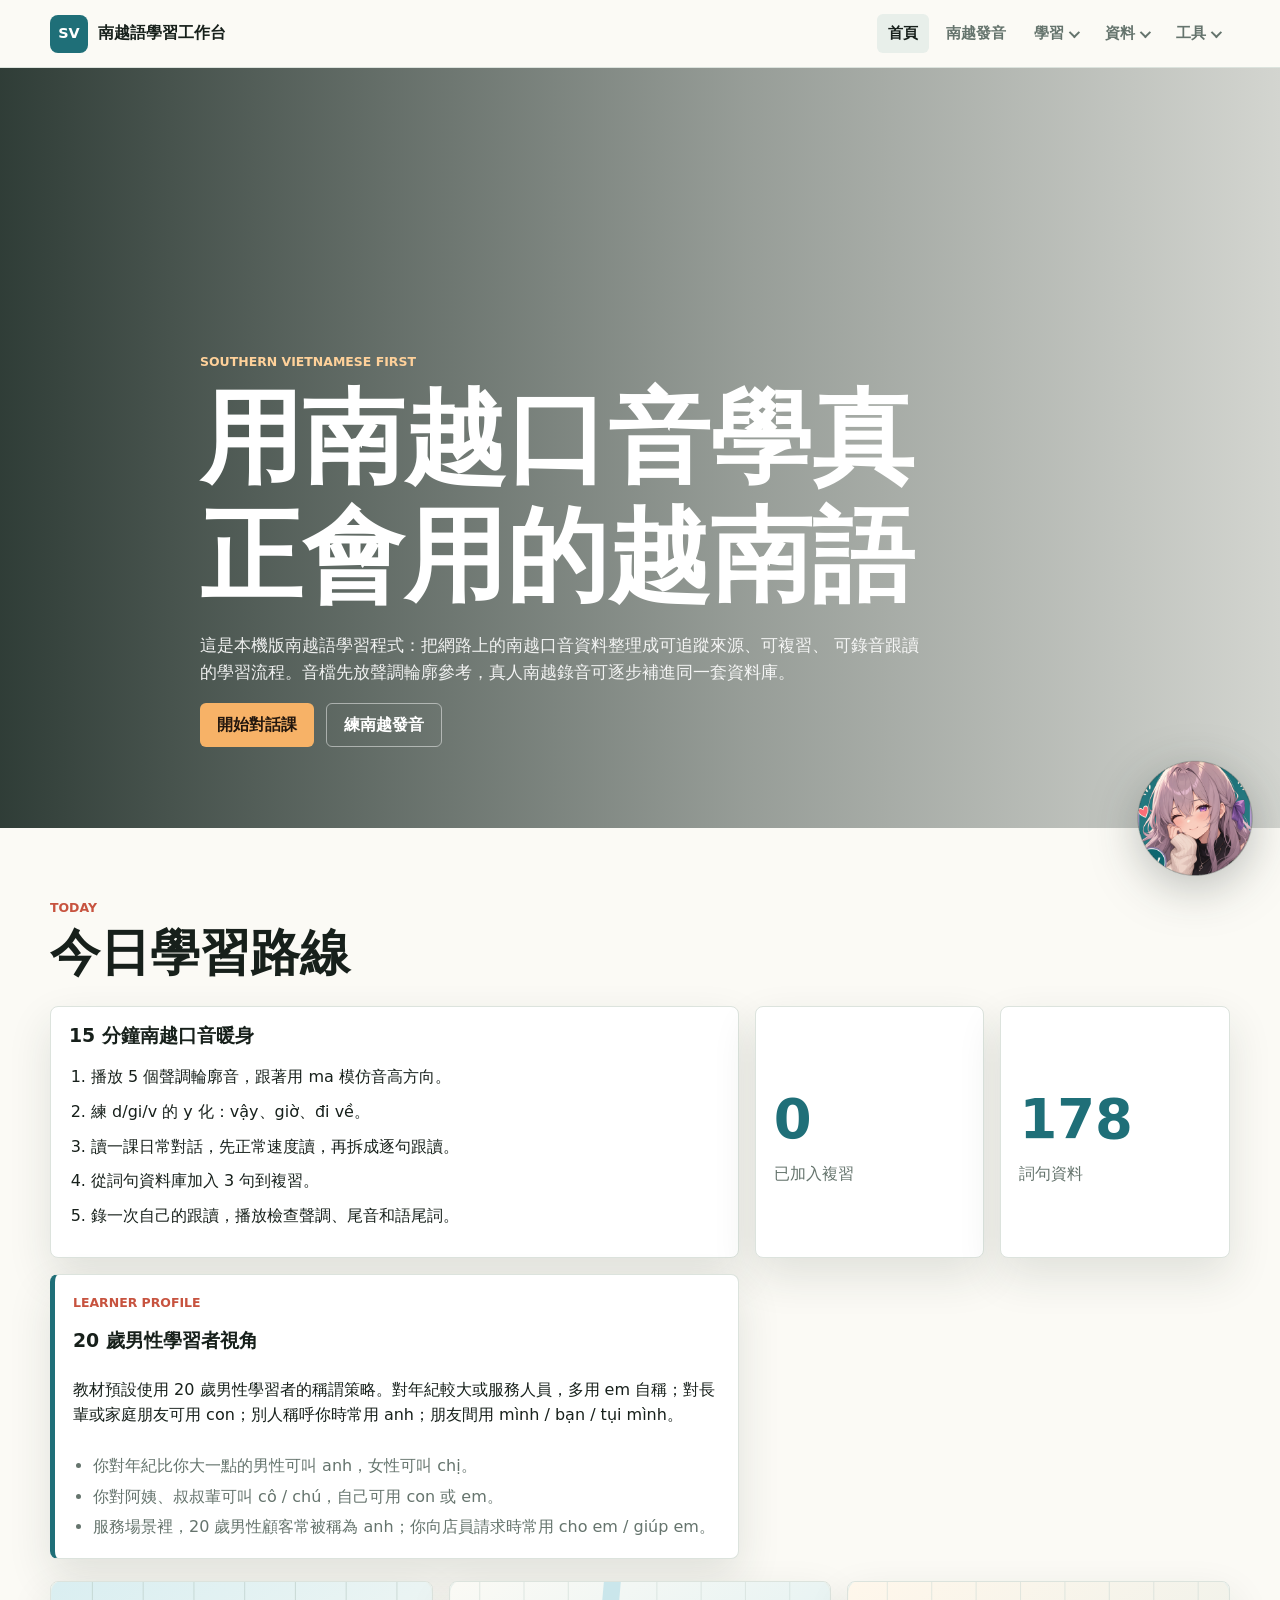
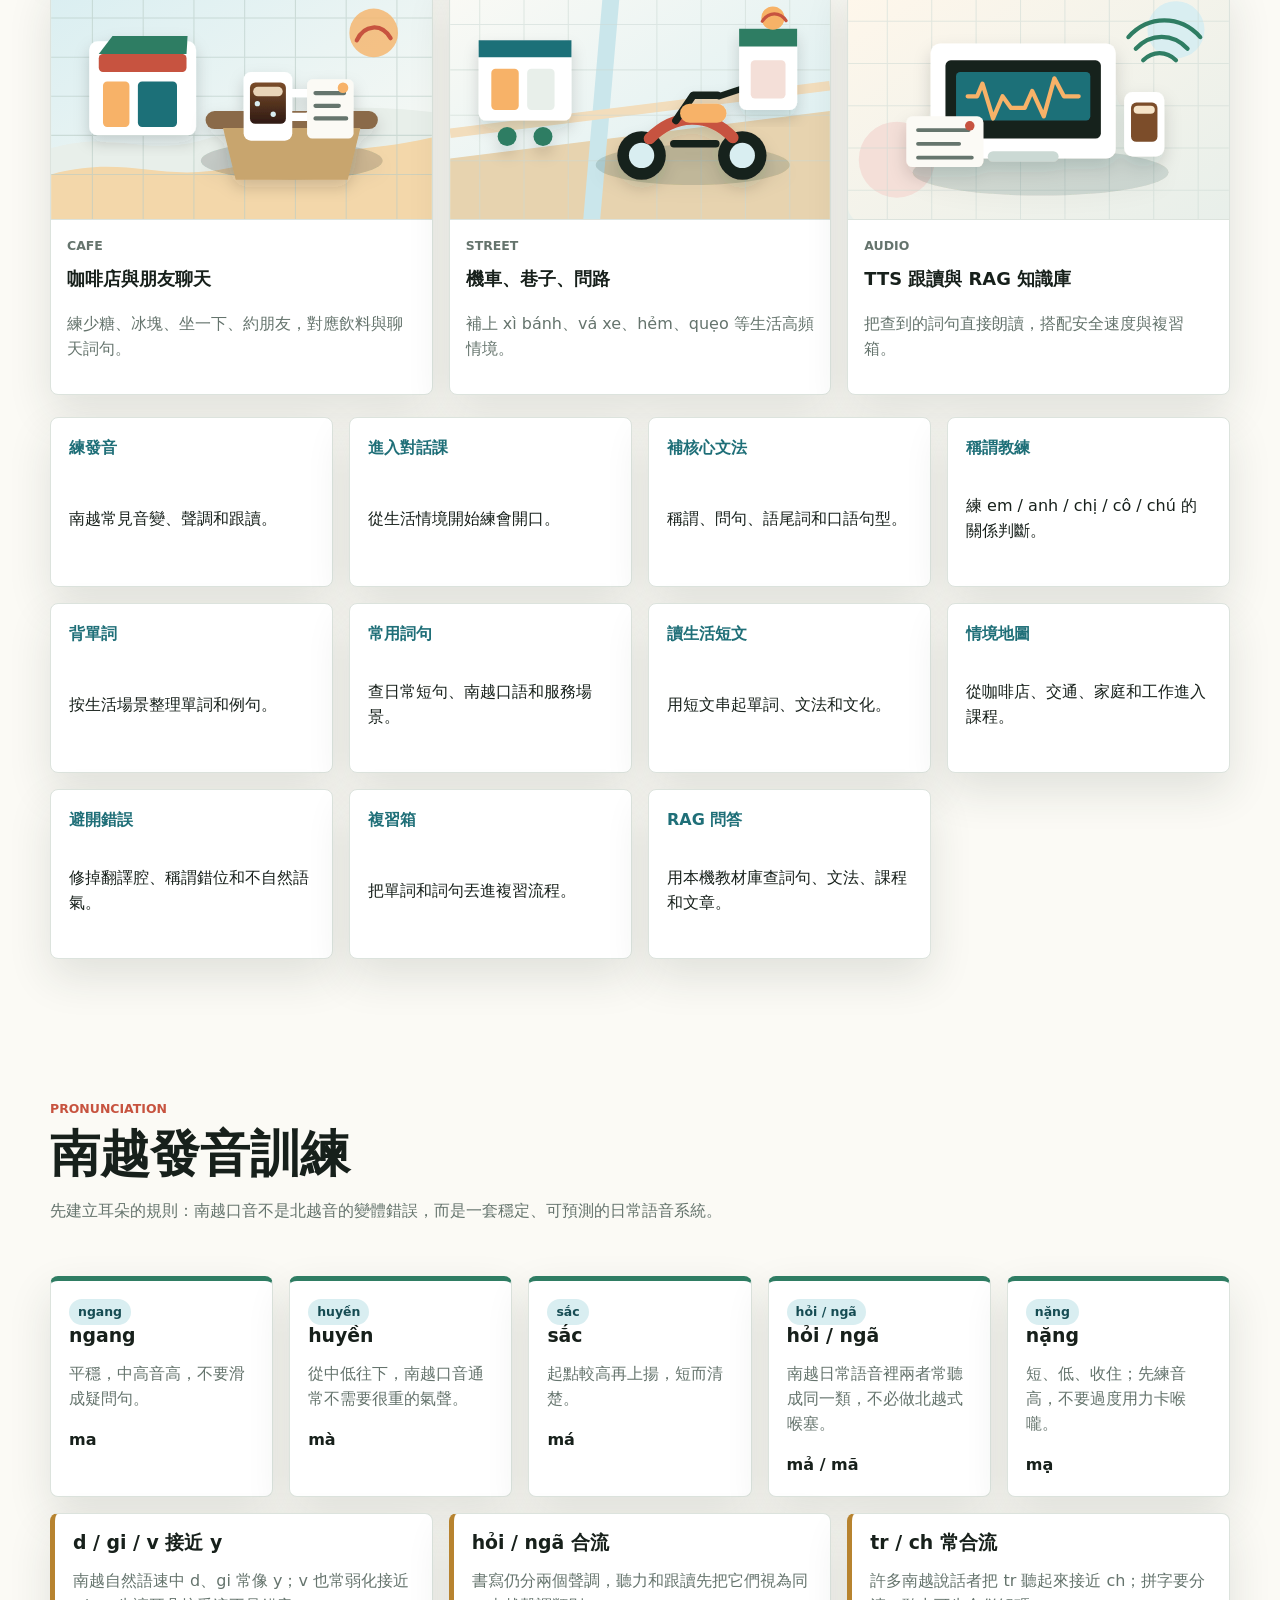
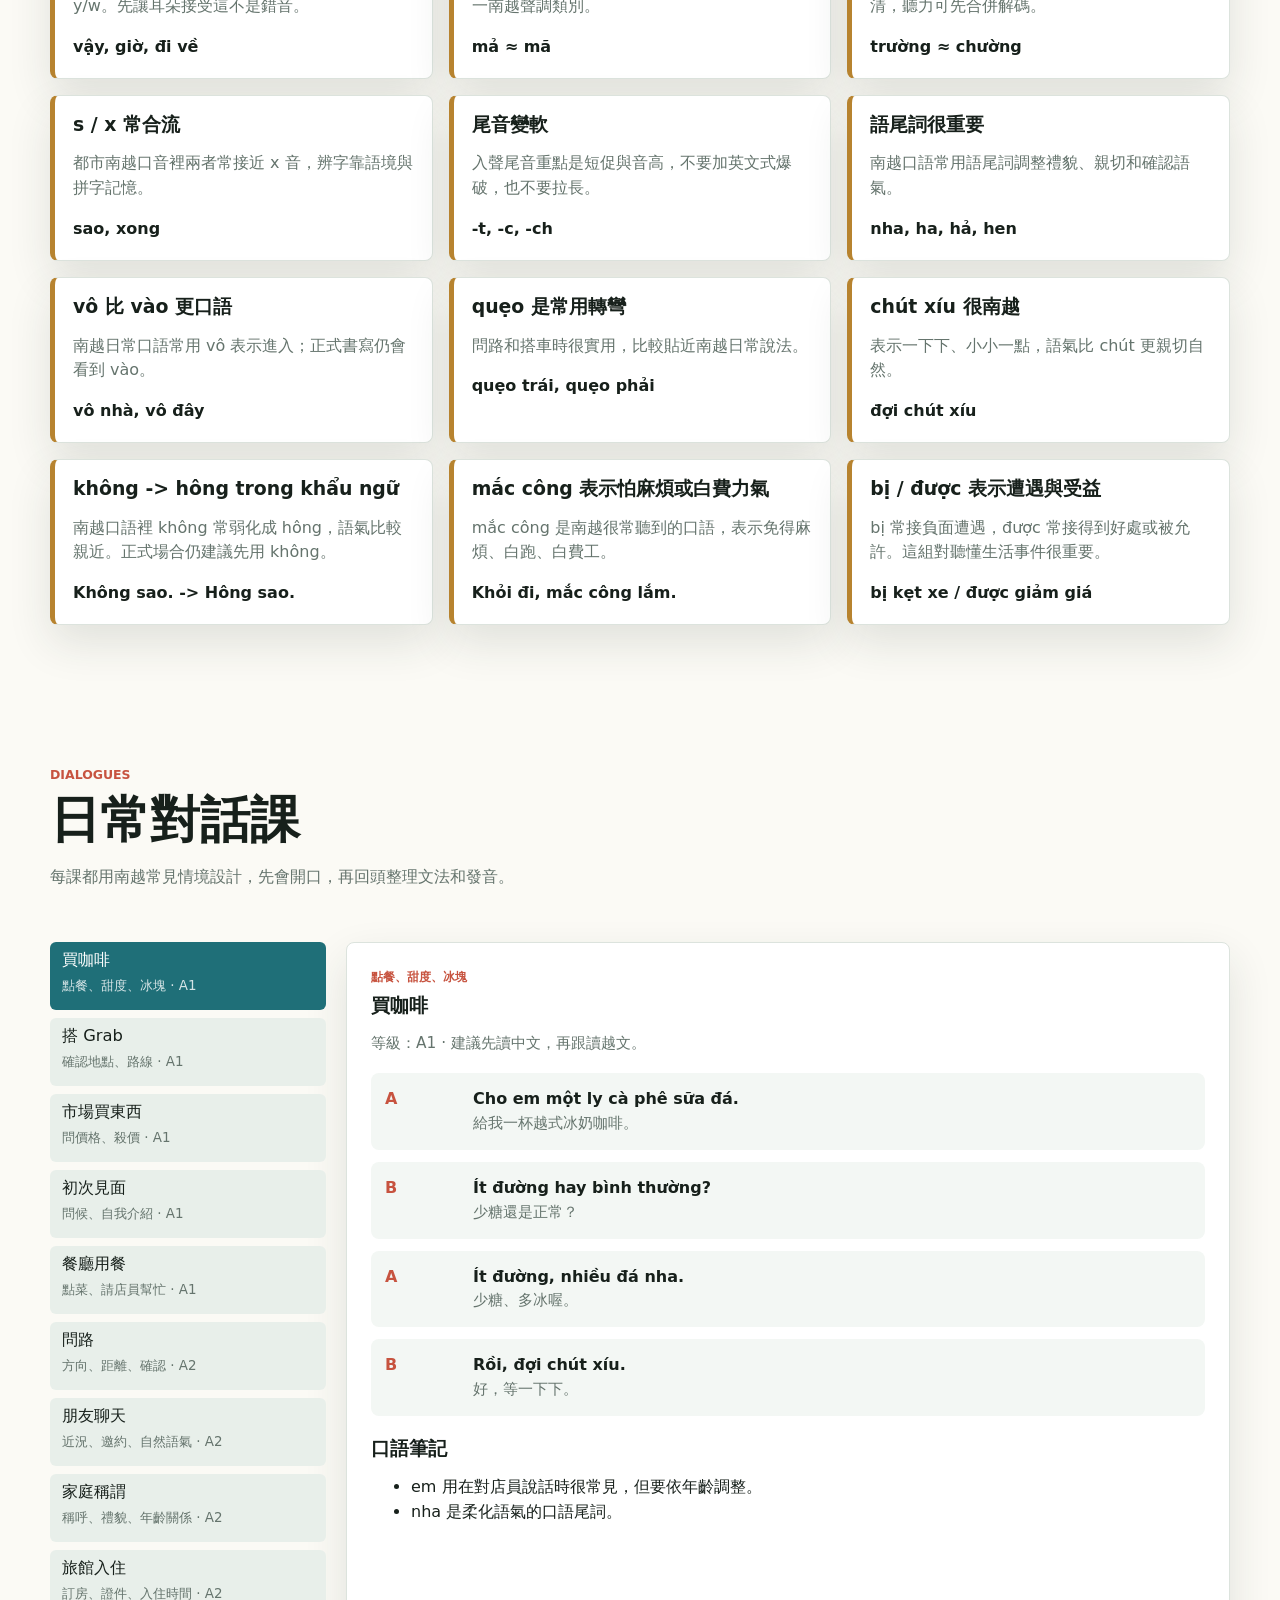
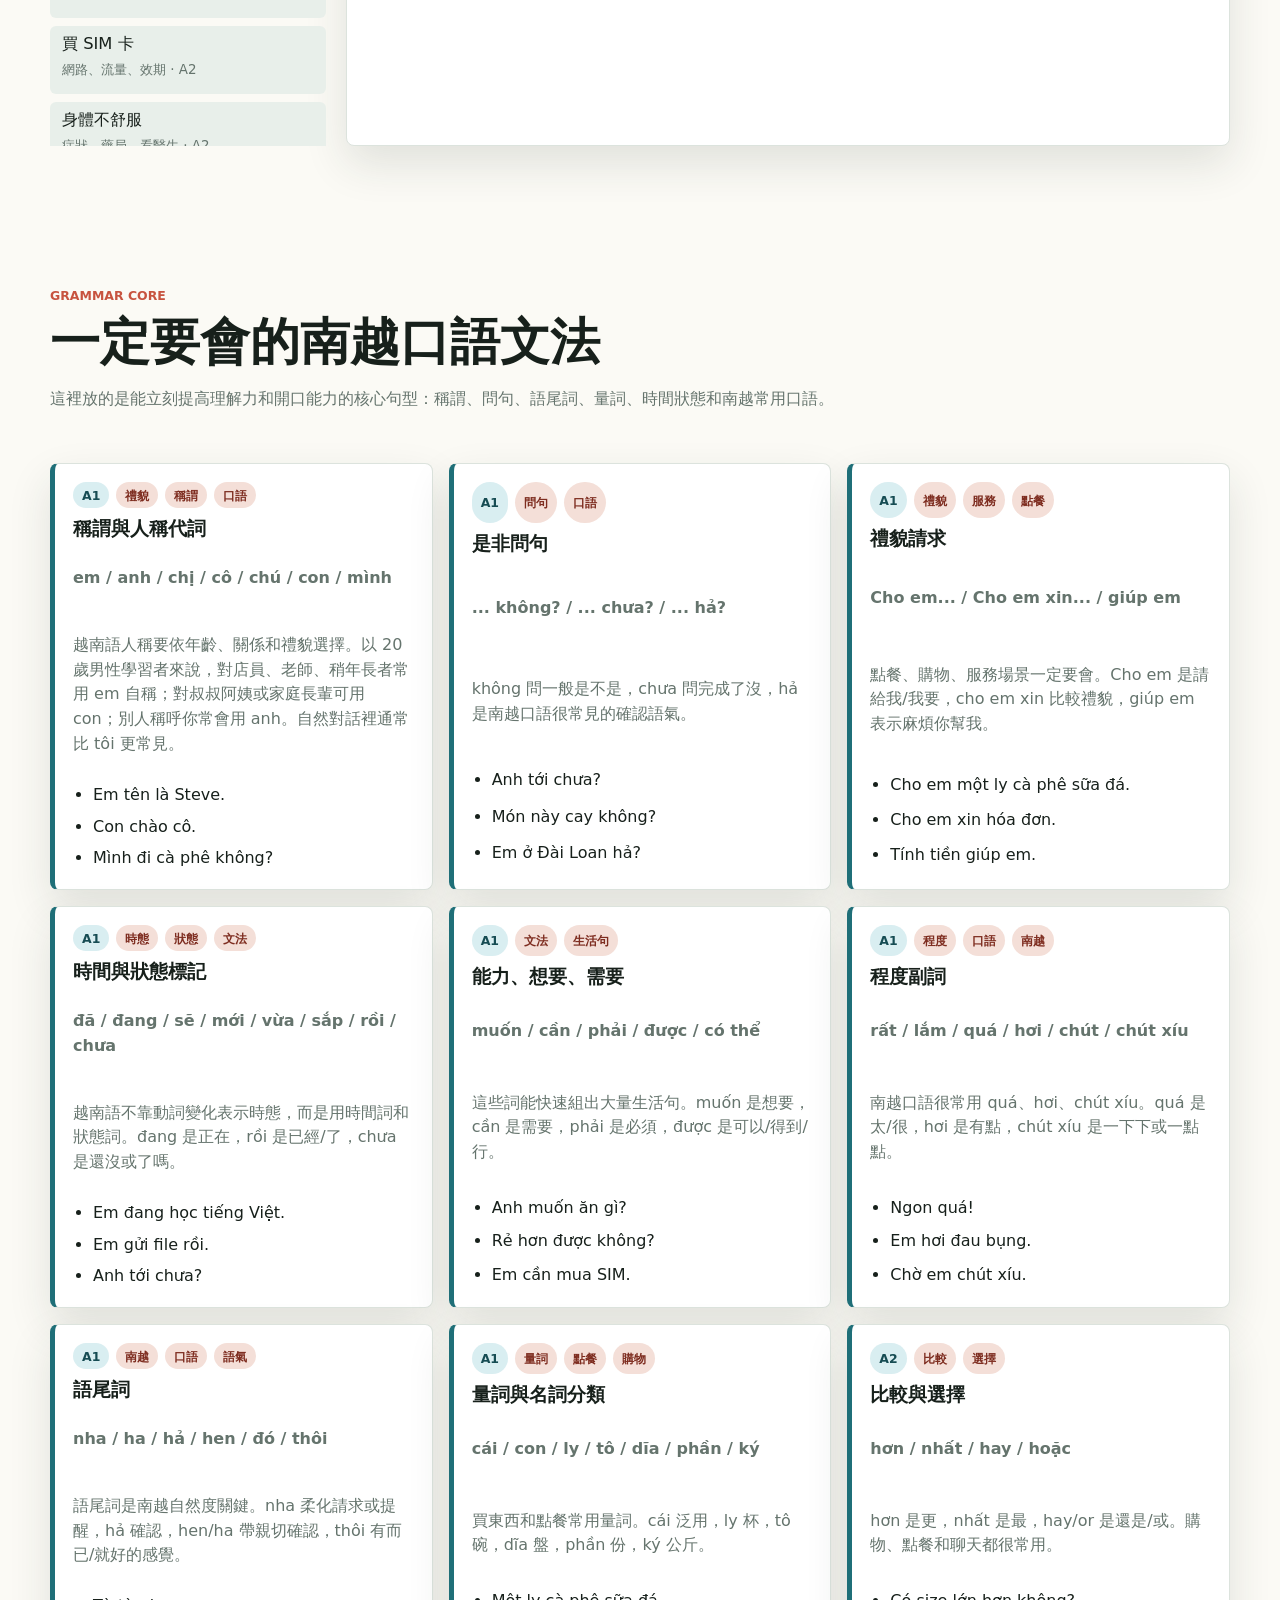
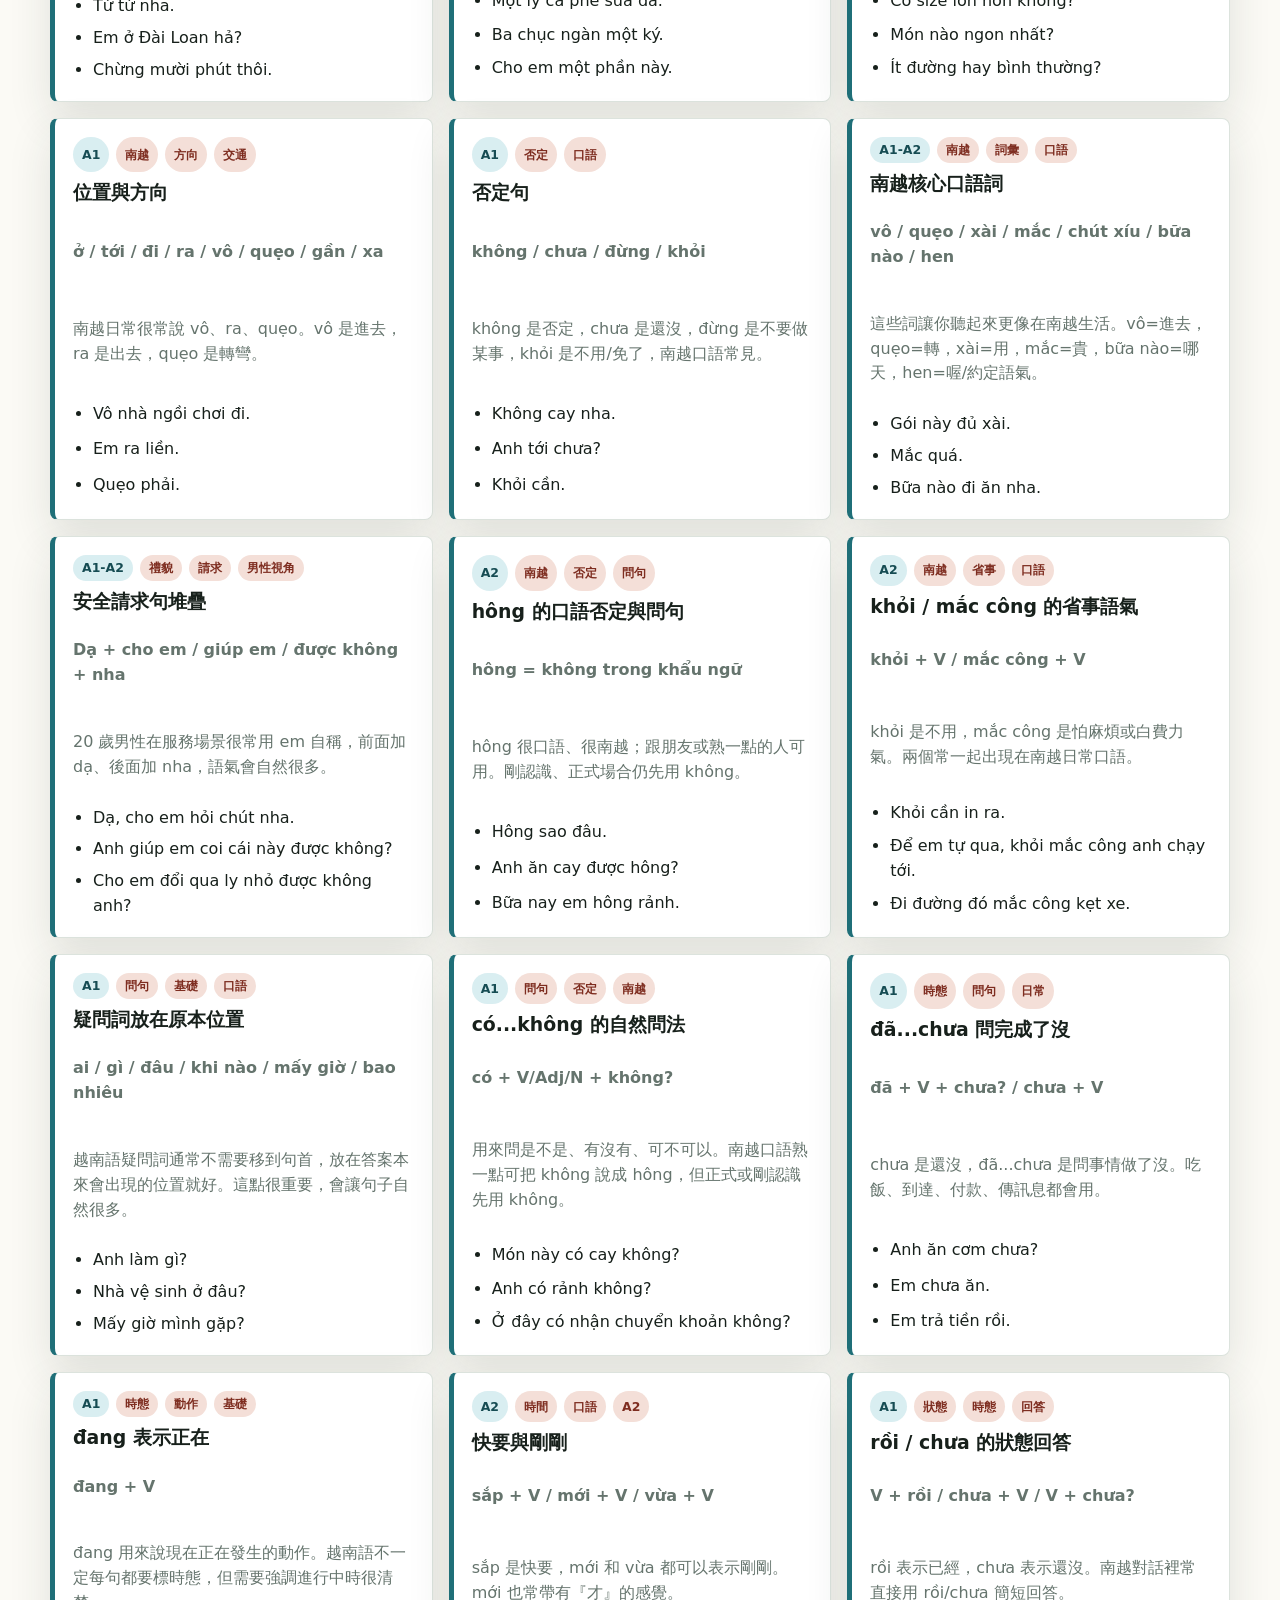
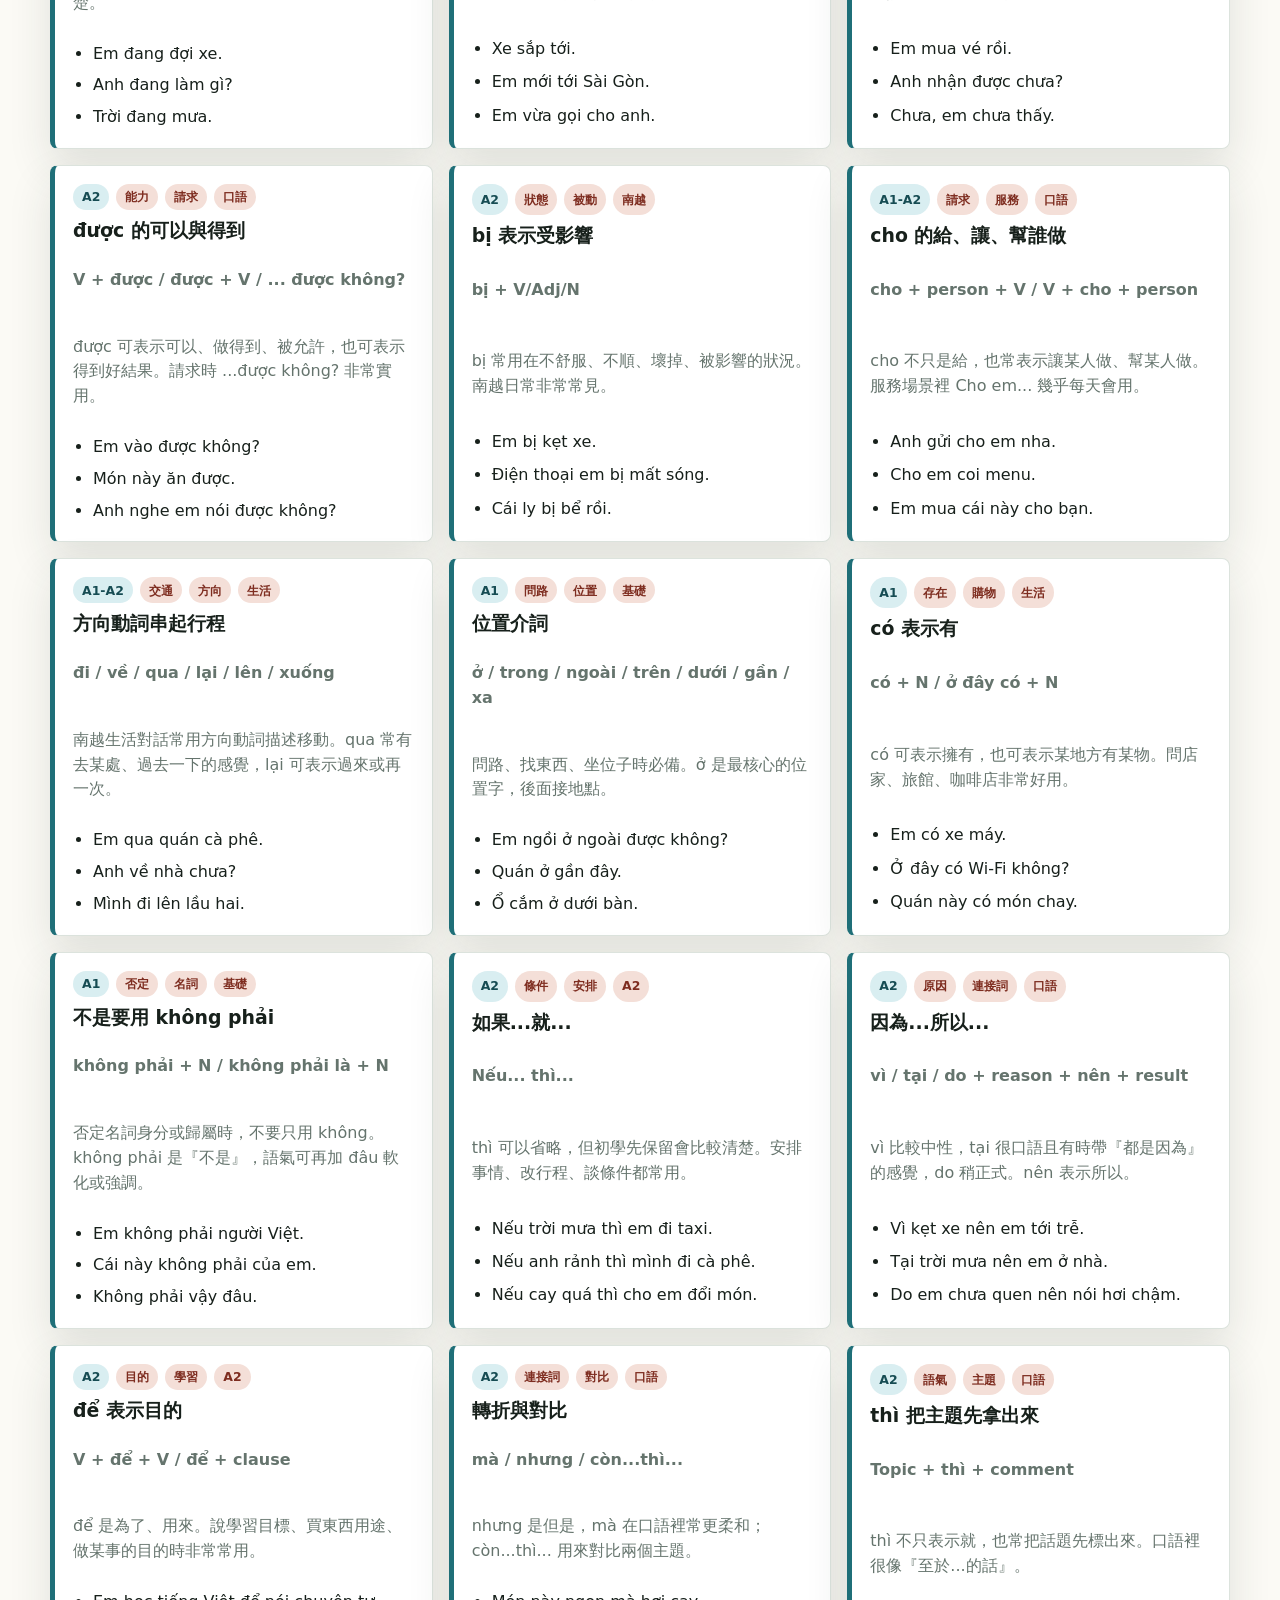
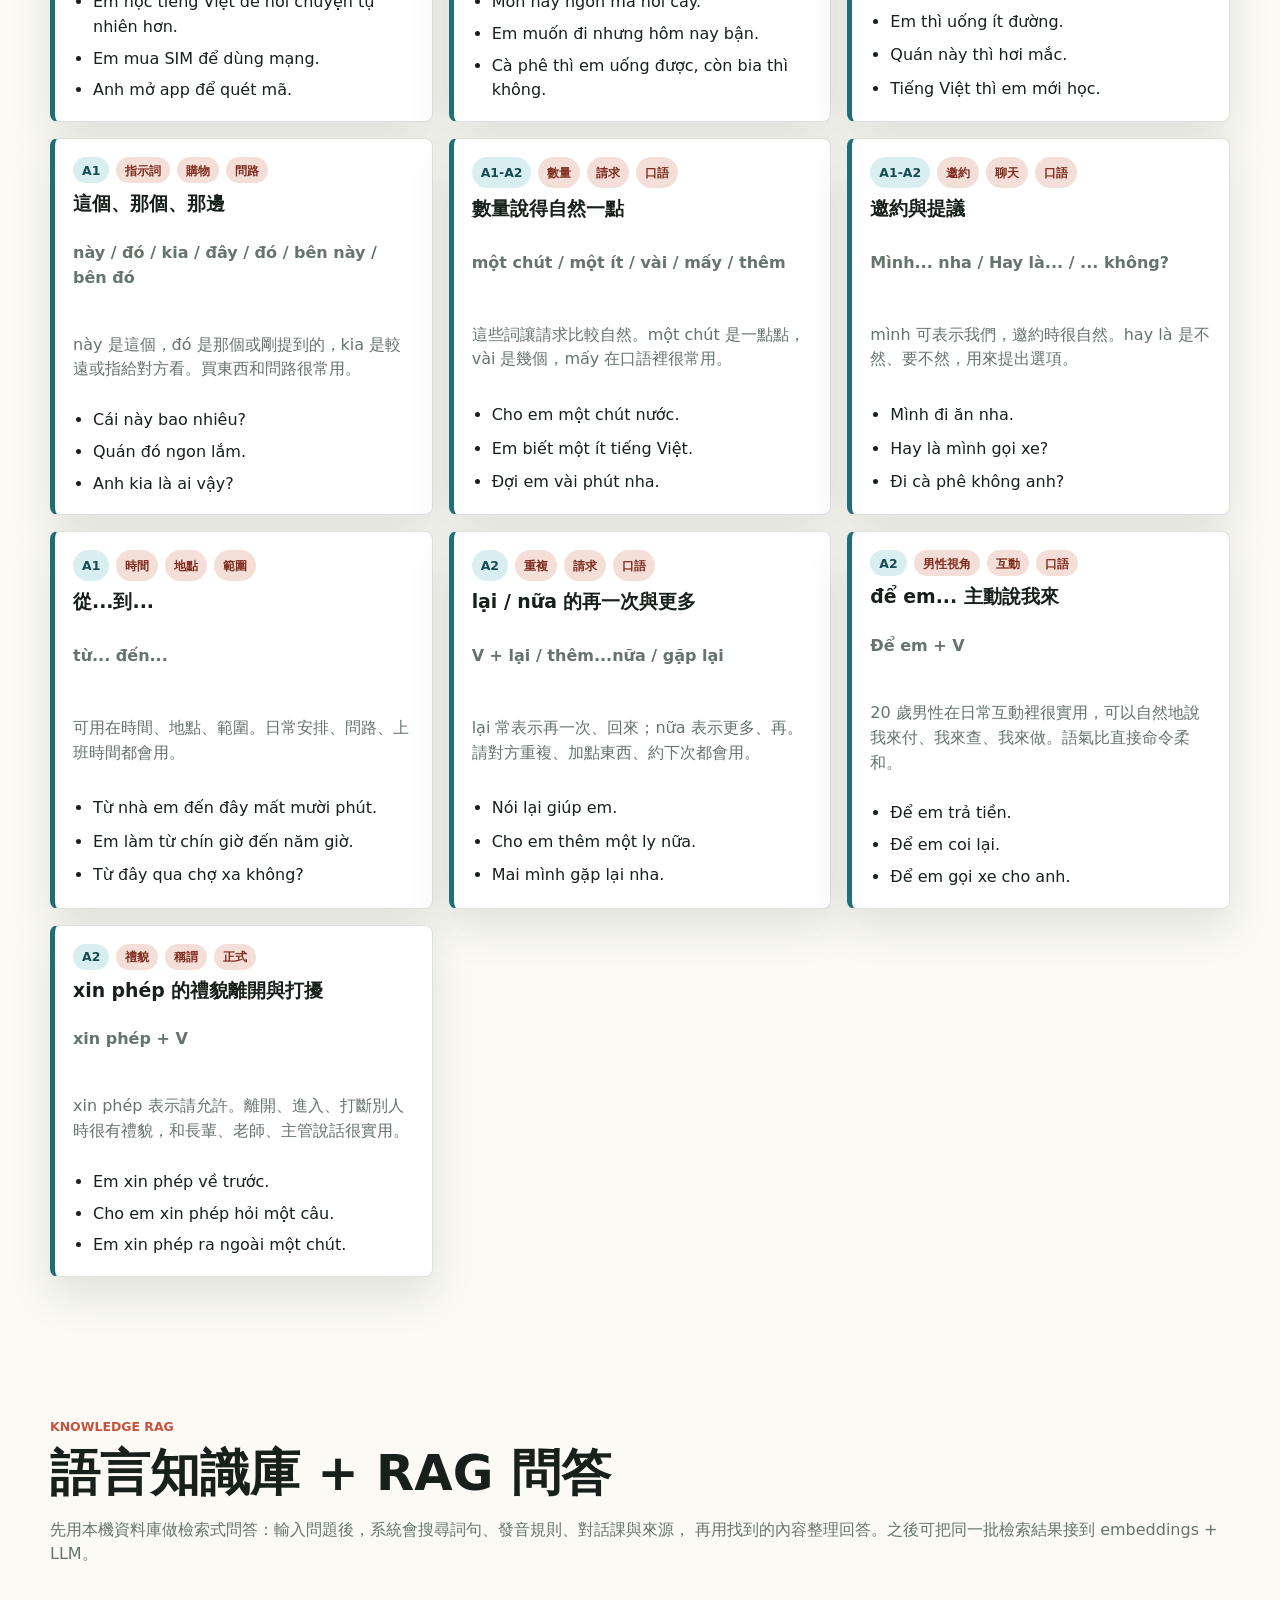
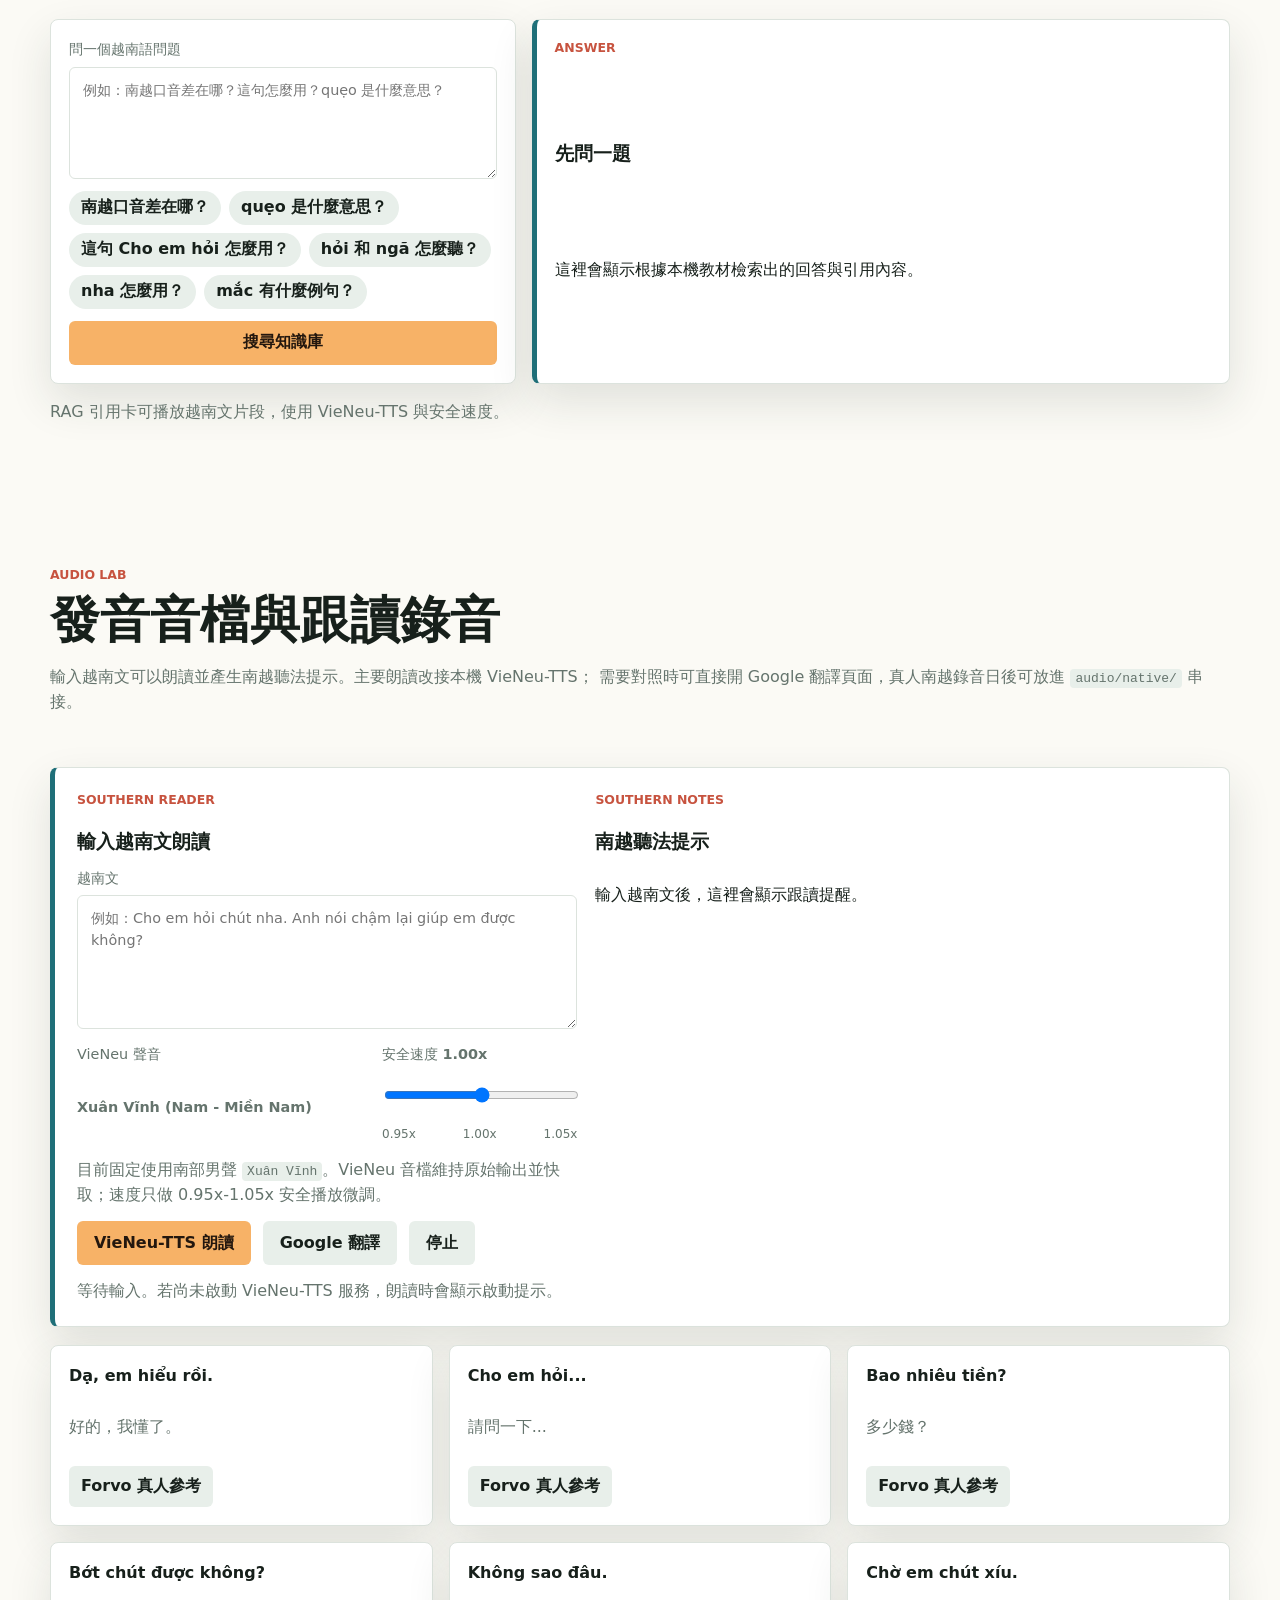
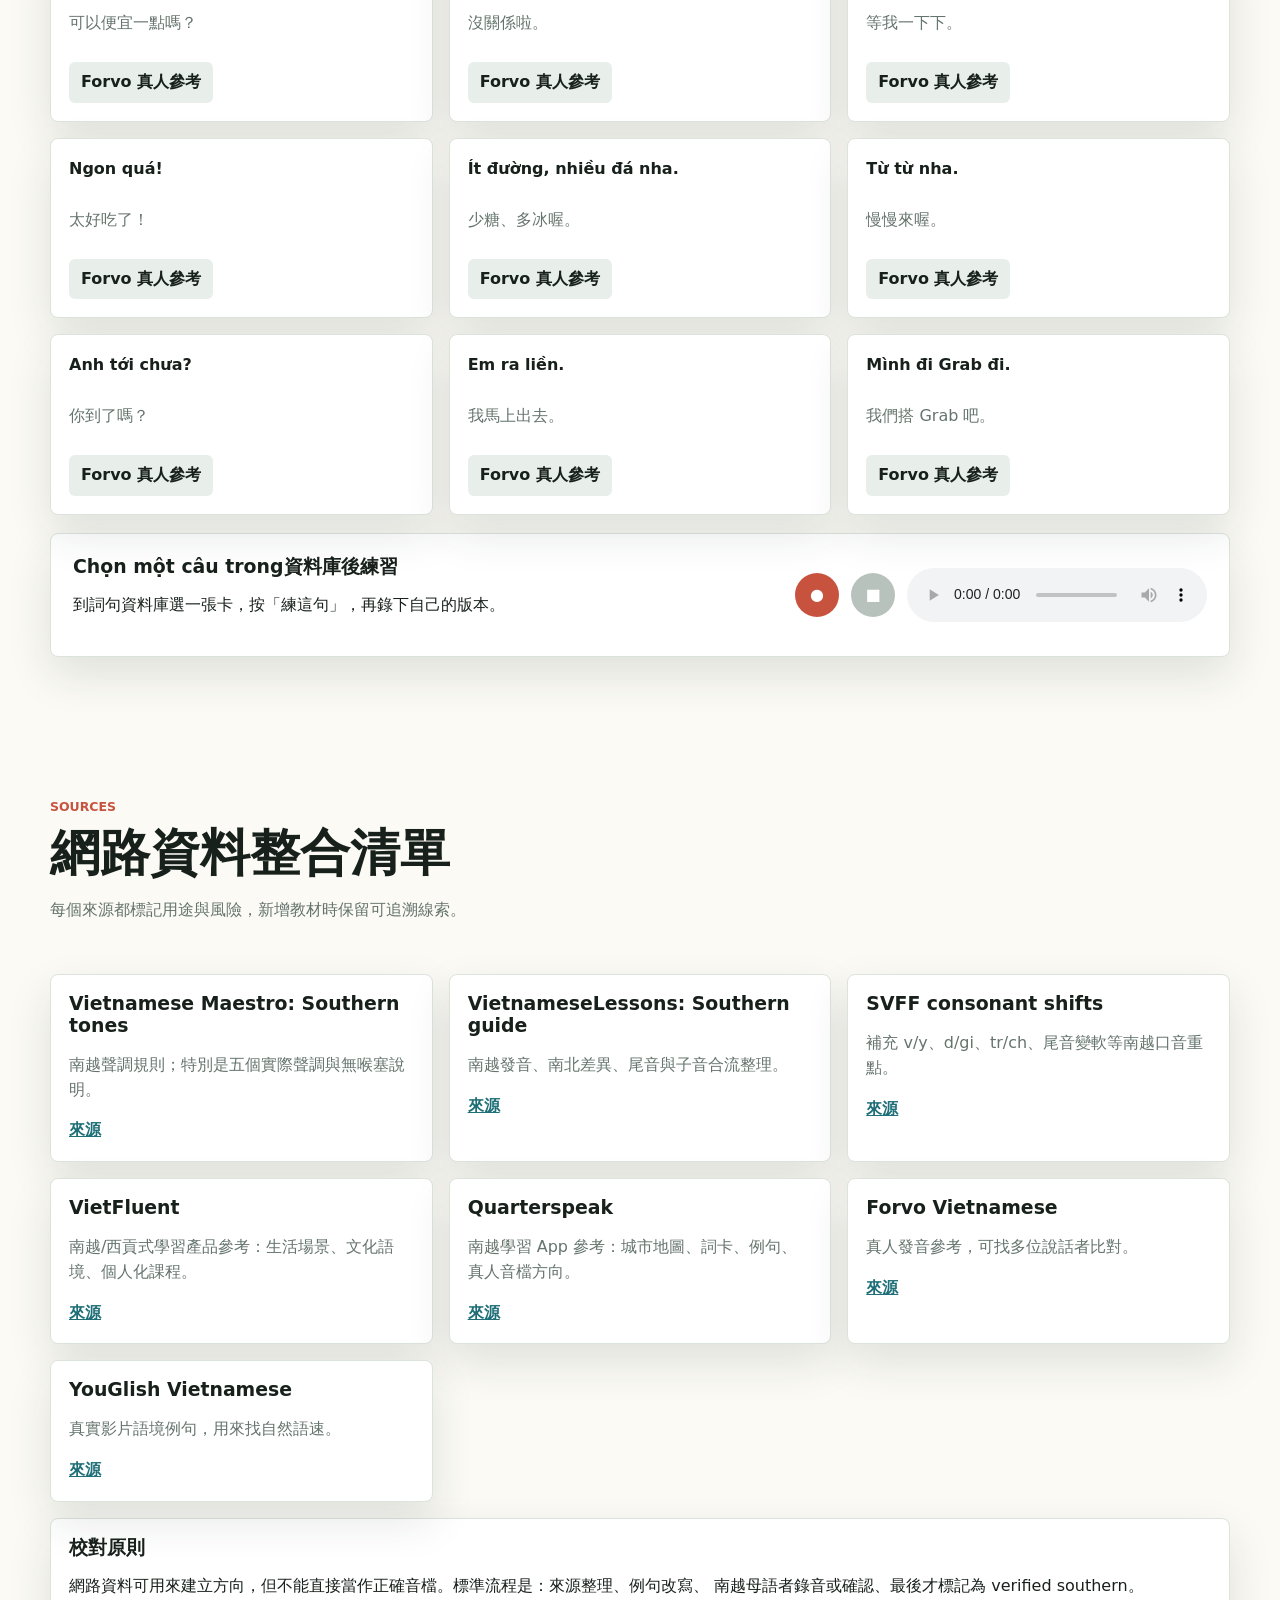
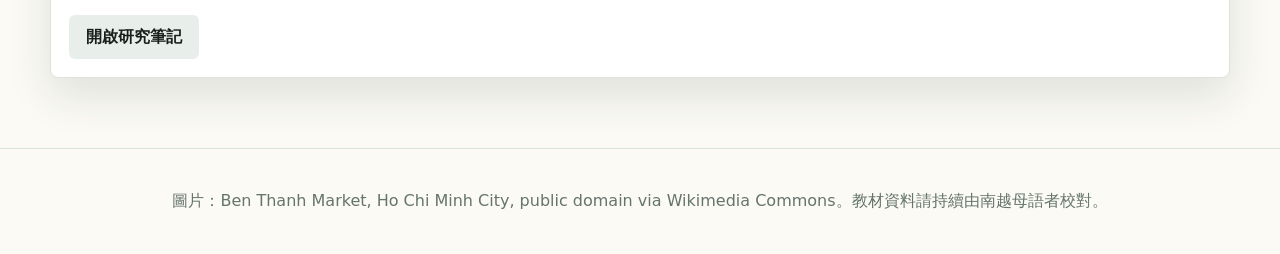
<file: index.html>
<!doctype html>
<html lang="zh-Hant">
  <head>
    <meta charset="utf-8" />
    <meta name="viewport" content="width=device-width, initial-scale=1" />
    <title>南越語學習工作台</title>
    <link rel="stylesheet" href="styles.css" />
  </head>
  <body>
    <nav class="topbar" aria-label="主選單">
      <a class="brand" href="#home" aria-label="回首頁">
        <span class="brand__mark">SV</span>
        <span>南越語學習工作台</span>
      </a>
      <div class="topbar__links">
        <a href="#home" data-route="home">首頁</a>
        <a href="#southern-reader" data-route="audio">南越發音</a>
        <details class="nav-group">
          <summary>學習</summary>
          <div class="nav-menu">
            <a href="#pronunciation" data-route="pronunciation">發音基礎</a>
            <a href="#dialogues" data-route="dialogues">對話課</a>
            <a href="#grammar" data-route="grammar">文法</a>
            <a href="pronouns.html">稱謂教練</a>
          </div>
        </details>
        <details class="nav-group">
          <summary>資料</summary>
          <div class="nav-menu">
            <a href="vocabulary.html">單詞</a>
            <a href="phrases.html">詞句</a>
            <a href="articles.html">文章</a>
            <a href="map.html">地圖</a>
          </div>
        </details>
        <details class="nav-group">
          <summary>工具</summary>
          <div class="nav-menu">
            <a href="mistakes.html">錯誤雷達</a>
            <a href="review.html">複習箱</a>
            <a href="#rag" data-route="rag">RAG 問答</a>
            <a href="#audio" data-route="audio">音檔</a>
            <a href="#sources" data-route="sources">來源</a>
          </div>
        </details>
      </div>
    </nav>

    <main>
      <section id="home" class="app-page is-active">
        <header class="hero">
          <div class="hero__image" aria-hidden="true"></div>
          <section class="hero__content">
            <p class="eyebrow">Southern Vietnamese first</p>
            <h1>用南越口音學真正會用的越南語</h1>
            <p>
              這是本機版南越語學習程式：把網路上的南越口音資料整理成可追蹤來源、可複習、
              可錄音跟讀的學習流程。音檔先放聲調輪廓參考，真人南越錄音可逐步補進同一套資料庫。
            </p>
            <div class="hero__actions">
              <a class="button button--primary" href="#dialogues">開始對話課</a>
              <a class="button button--ghost" href="#pronunciation">練南越發音</a>
            </div>
          </section>
        </header>

        <section class="section section--dashboard">
          <div class="section__head">
            <p class="eyebrow">Today</p>
            <h2>今日學習路線</h2>
          </div>
          <div class="dashboard-grid">
            <article class="panel panel--wide">
              <h3>15 分鐘南越口音暖身</h3>
              <ol class="routine" id="routineList"></ol>
            </article>
            <article class="panel stat-panel">
              <span class="stat" id="savedCount">0</span>
              <span class="stat-label">已加入複習</span>
            </article>
            <article class="panel stat-panel">
              <span class="stat" id="phraseCount">0</span>
              <span class="stat-label">詞句資料</span>
            </article>
            <article class="panel profile-panel" id="profilePanel"></article>
          </div>

          <div class="scene-grid" aria-label="南越生活情境插圖">
            <article class="scene-card">
              <img src="assets/images/scene-cafe.svg" alt="咖啡店桌面與冰咖啡插圖" loading="lazy" />
              <div>
                <p class="eyebrow">Cafe</p>
                <h3>咖啡店與朋友聊天</h3>
                <p>練少糖、冰塊、坐一下、約朋友，對應飲料與聊天詞句。</p>
              </div>
            </article>
            <article class="scene-card">
              <img src="assets/images/scene-motorbike.svg" alt="南越巷子裡修機車插圖" loading="lazy" />
              <div>
                <p class="eyebrow">Street</p>
                <h3>機車、巷子、問路</h3>
                <p>補上 xì bánh、vá xe、hẻm、quẹo 等生活高頻情境。</p>
              </div>
            </article>
            <article class="scene-card">
              <img src="assets/images/scene-study-audio.svg" alt="越南語音檔與跟讀學習桌面插圖" loading="lazy" />
              <div>
                <p class="eyebrow">Audio</p>
                <h3>TTS 跟讀與 RAG 知識庫</h3>
                <p>把查到的詞句直接朗讀，搭配安全速度與複習箱。</p>
              </div>
            </article>
          </div>

          <div class="quick-grid" id="quickLinks"></div>
        </section>
      </section>

      <section id="pronunciation" class="app-page">
        <section class="section page-hero">
          <p class="eyebrow">Pronunciation</p>
          <h2>南越發音訓練</h2>
          <p>先建立耳朵的規則：南越口音不是北越音的變體錯誤，而是一套穩定、可預測的日常語音系統。</p>
        </section>
        <section class="section section--tight">
          <div class="tone-grid" id="toneGrid"></div>
          <div class="rule-grid" id="ruleGrid"></div>
        </section>
      </section>

      <section id="dialogues" class="app-page">
        <section class="section page-hero">
          <p class="eyebrow">Dialogues</p>
          <h2>日常對話課</h2>
          <p>每課都用南越常見情境設計，先會開口，再回頭整理文法和發音。</p>
        </section>
        <section class="section section--tight">
          <div class="lesson-layout">
            <aside class="lesson-tabs" id="lessonTabs" aria-label="對話課列表"></aside>
            <article class="lesson-panel" id="lessonPanel"></article>
          </div>
        </section>
      </section>

      <section id="grammar" class="app-page">
        <section class="section page-hero">
          <p class="eyebrow">Grammar Core</p>
          <h2>一定要會的南越口語文法</h2>
          <p>這裡放的是能立刻提高理解力和開口能力的核心句型：稱謂、問句、語尾詞、量詞、時間狀態和南越常用口語。</p>
        </section>
        <section class="section section--tight">
          <div class="grammar-grid" id="grammarGrid"></div>
        </section>
      </section>

      <section id="rag" class="app-page">
        <section class="section page-hero">
          <p class="eyebrow">Knowledge RAG</p>
          <h2>語言知識庫 + RAG 問答</h2>
          <p>
            先用本機資料庫做檢索式問答：輸入問題後，系統會搜尋詞句、發音規則、對話課與來源，
            再用找到的內容整理回答。之後可把同一批檢索結果接到 embeddings + LLM。
          </p>
        </section>
        <section class="section section--tight">
          <div class="rag-layout">
            <article class="rag-panel">
              <label class="search">
                <span>問一個越南語問題</span>
                <textarea id="ragQuestion" rows="4" placeholder="例如：南越口音差在哪？這句怎麼用？quẹo 是什麼意思？"></textarea>
              </label>
              <div class="rag-examples" id="ragExamples"></div>
              <button class="button button--primary" id="ragAskButton" type="button">搜尋知識庫</button>
            </article>
            <article class="rag-answer" id="ragAnswer">
              <p class="eyebrow">Answer</p>
              <h3>先問一題</h3>
              <p>這裡會顯示根據本機教材檢索出的回答與引用內容。</p>
            </article>
          </div>
          <div class="rag-results" id="ragResults"></div>
          <p class="tts-status" id="ragTtsStatus">RAG 引用卡可播放越南文片段，使用 VieNeu-TTS 與安全速度。</p>
        </section>
      </section>

      <section id="audio" class="app-page">
        <section class="section page-hero">
          <p class="eyebrow">Audio Lab</p>
          <h2>發音音檔與跟讀錄音</h2>
          <p>
            輸入越南文可以朗讀並產生南越聽法提示。主要朗讀改接本機 VieNeu-TTS；
            需要對照時可直接開 Google 翻譯頁面，真人南越錄音日後可放進 <code>audio/native/</code> 串接。
          </p>
        </section>
        <section class="section section--tight">
          <article class="pronunciation-lab" id="southern-reader">
            <div class="pronunciation-lab__input">
              <p class="eyebrow">Southern Reader</p>
              <h3>輸入越南文朗讀</h3>
              <label class="search">
                <span>越南文</span>
                <textarea id="pronunciationInput" rows="5" placeholder="例如：Cho em hỏi chút nha. Anh nói chậm lại giúp em được không?"></textarea>
              </label>
              <div class="tts-controls">
                <div class="search">
                  <span>VieNeu 聲音</span>
                  <strong>Xuân Vĩnh (Nam - Miền Nam)</strong>
                </div>
                <label class="search">
                  <span>安全速度 <strong id="pronunciationRateLabel">1.00x</strong></span>
                  <input id="pronunciationRate" type="range" min="0.95" max="1.05" step="0.01" value="1.00" />
                  <span class="range-hints"><small>0.95x</small><small>1.00x</small><small>1.05x</small></span>
                </label>
              </div>
              <p class="tts-status">目前固定使用南部男聲 <code>Xuân Vĩnh</code>。VieNeu 音檔維持原始輸出並快取；速度只做 0.95x-1.05x 安全播放微調。</p>
              <div class="recorder-controls">
                <button class="button button--primary" id="pronunciationPlayButton" type="button">VieNeu-TTS 朗讀</button>
                <button class="button button--subtle" id="pronunciationFallbackButton" type="button">Google 翻譯</button>
                <button class="button button--subtle" id="pronunciationStopButton" type="button">停止</button>
              </div>
              <p class="tts-status" id="pronunciationStatus">等待輸入。若尚未啟動 VieNeu-TTS 服務，朗讀時會顯示啟動提示。</p>
            </div>
            <aside class="pronunciation-lab__hint">
              <p class="eyebrow">Southern Notes</p>
              <h3>南越聽法提示</h3>
              <div id="pronunciationHint"></div>
            </aside>
          </article>
          <div class="audio-grid" id="audioGrid"></div>
          <div class="recording-panel">
            <div>
              <h3 id="recordPrompt">Chọn một câu trong資料庫後練習</h3>
              <p id="recordHint">到詞句資料庫選一張卡，按「練這句」，再錄下自己的版本。</p>
            </div>
            <div class="recorder-controls">
              <button class="icon-button" id="recordButton" type="button" title="開始錄音">●</button>
              <button class="icon-button" id="stopButton" type="button" title="停止錄音" disabled>■</button>
              <audio id="playback" controls></audio>
            </div>
          </div>
        </section>
      </section>

      <section id="sources" class="app-page">
        <section class="section page-hero">
          <p class="eyebrow">Sources</p>
          <h2>網路資料整合清單</h2>
          <p>每個來源都標記用途與風險，新增教材時保留可追溯線索。</p>
        </section>
        <section class="section section--tight">
          <div class="source-grid" id="sourceGrid"></div>
          <article class="panel note-panel">
            <h3>校對原則</h3>
            <p>
              網路資料可用來建立方向，但不能直接當作正確音檔。標準流程是：來源整理、例句改寫、
              南越母語者錄音或確認、最後才標記為 verified southern。
            </p>
            <a class="button button--subtle" href="docs/research.md">開啟研究筆記</a>
          </article>
        </section>
      </section>
    </main>

    <footer class="footer">
      <p>圖片：Ben Thanh Market, Ho Chi Minh City, public domain via Wikimedia Commons。教材資料請持續由南越母語者校對。</p>
    </footer>

    <script src="app.js"></script>
  </body>
</html>
</file>
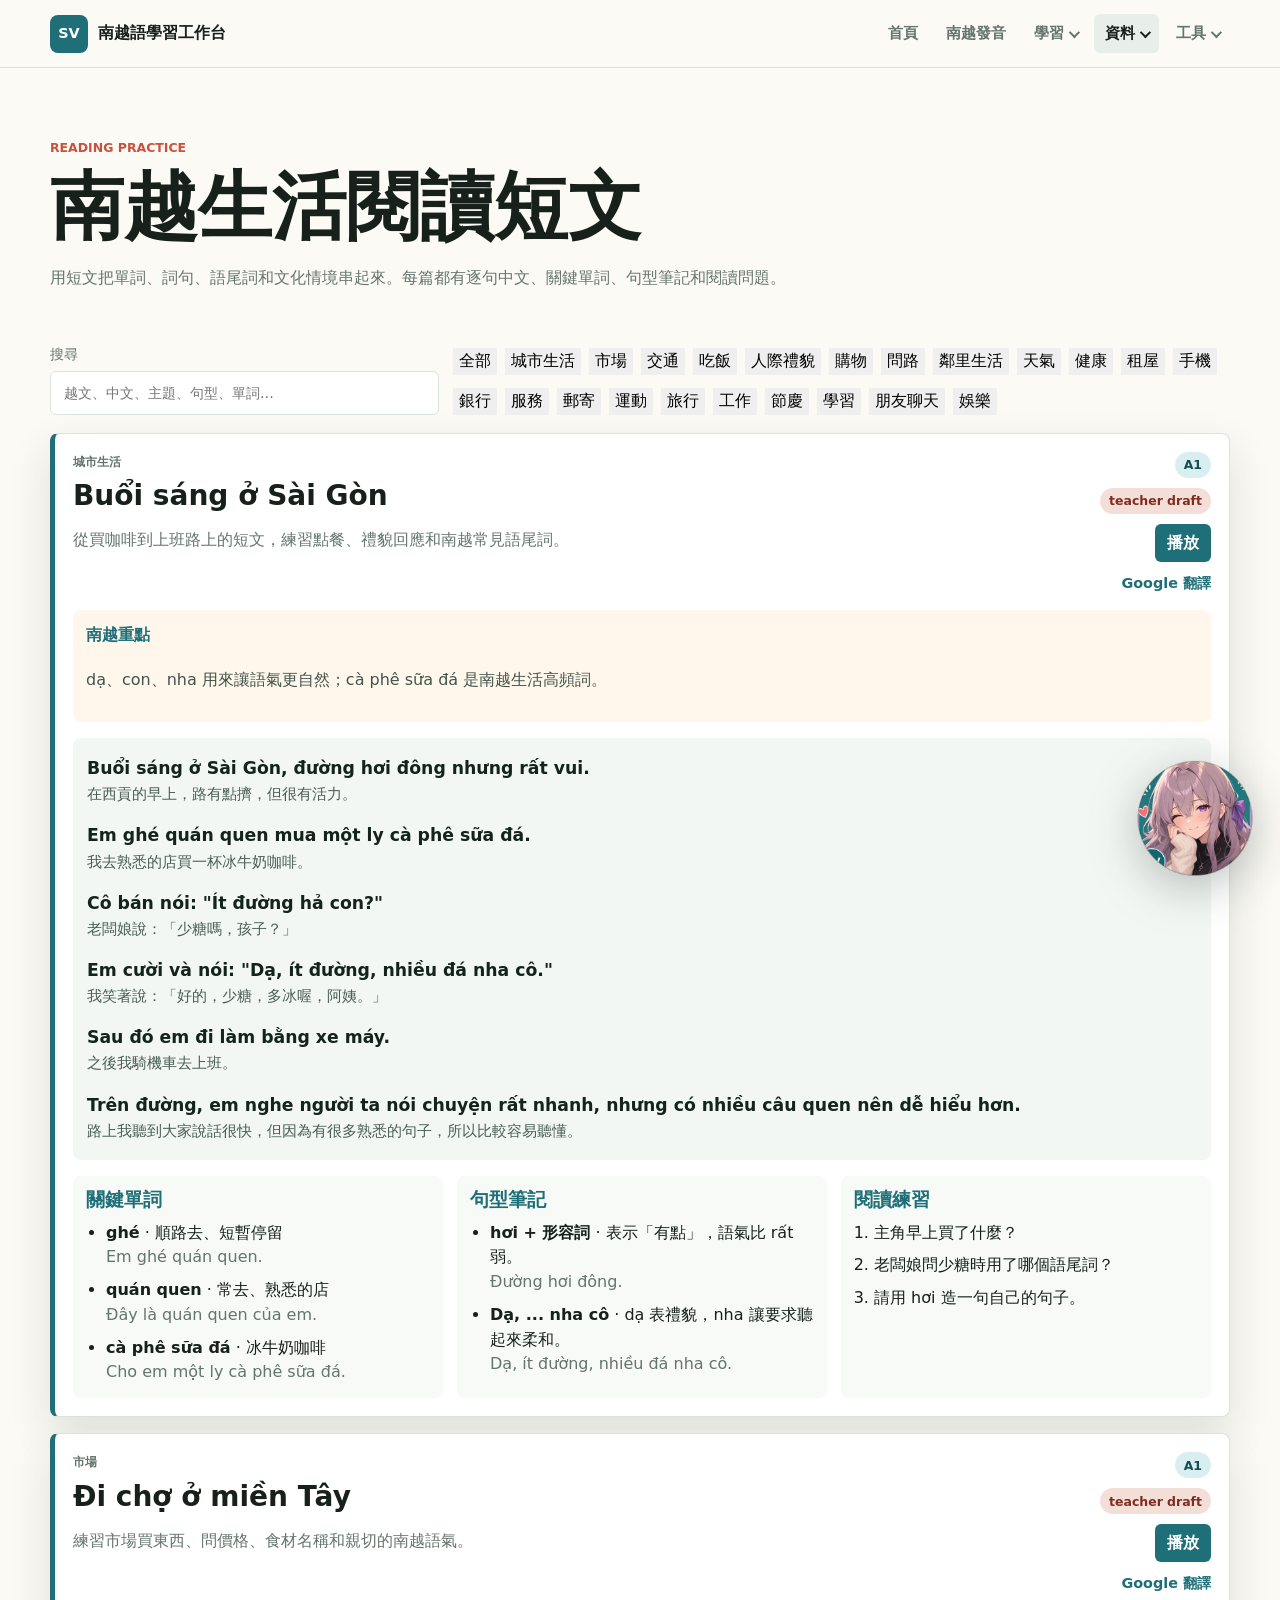
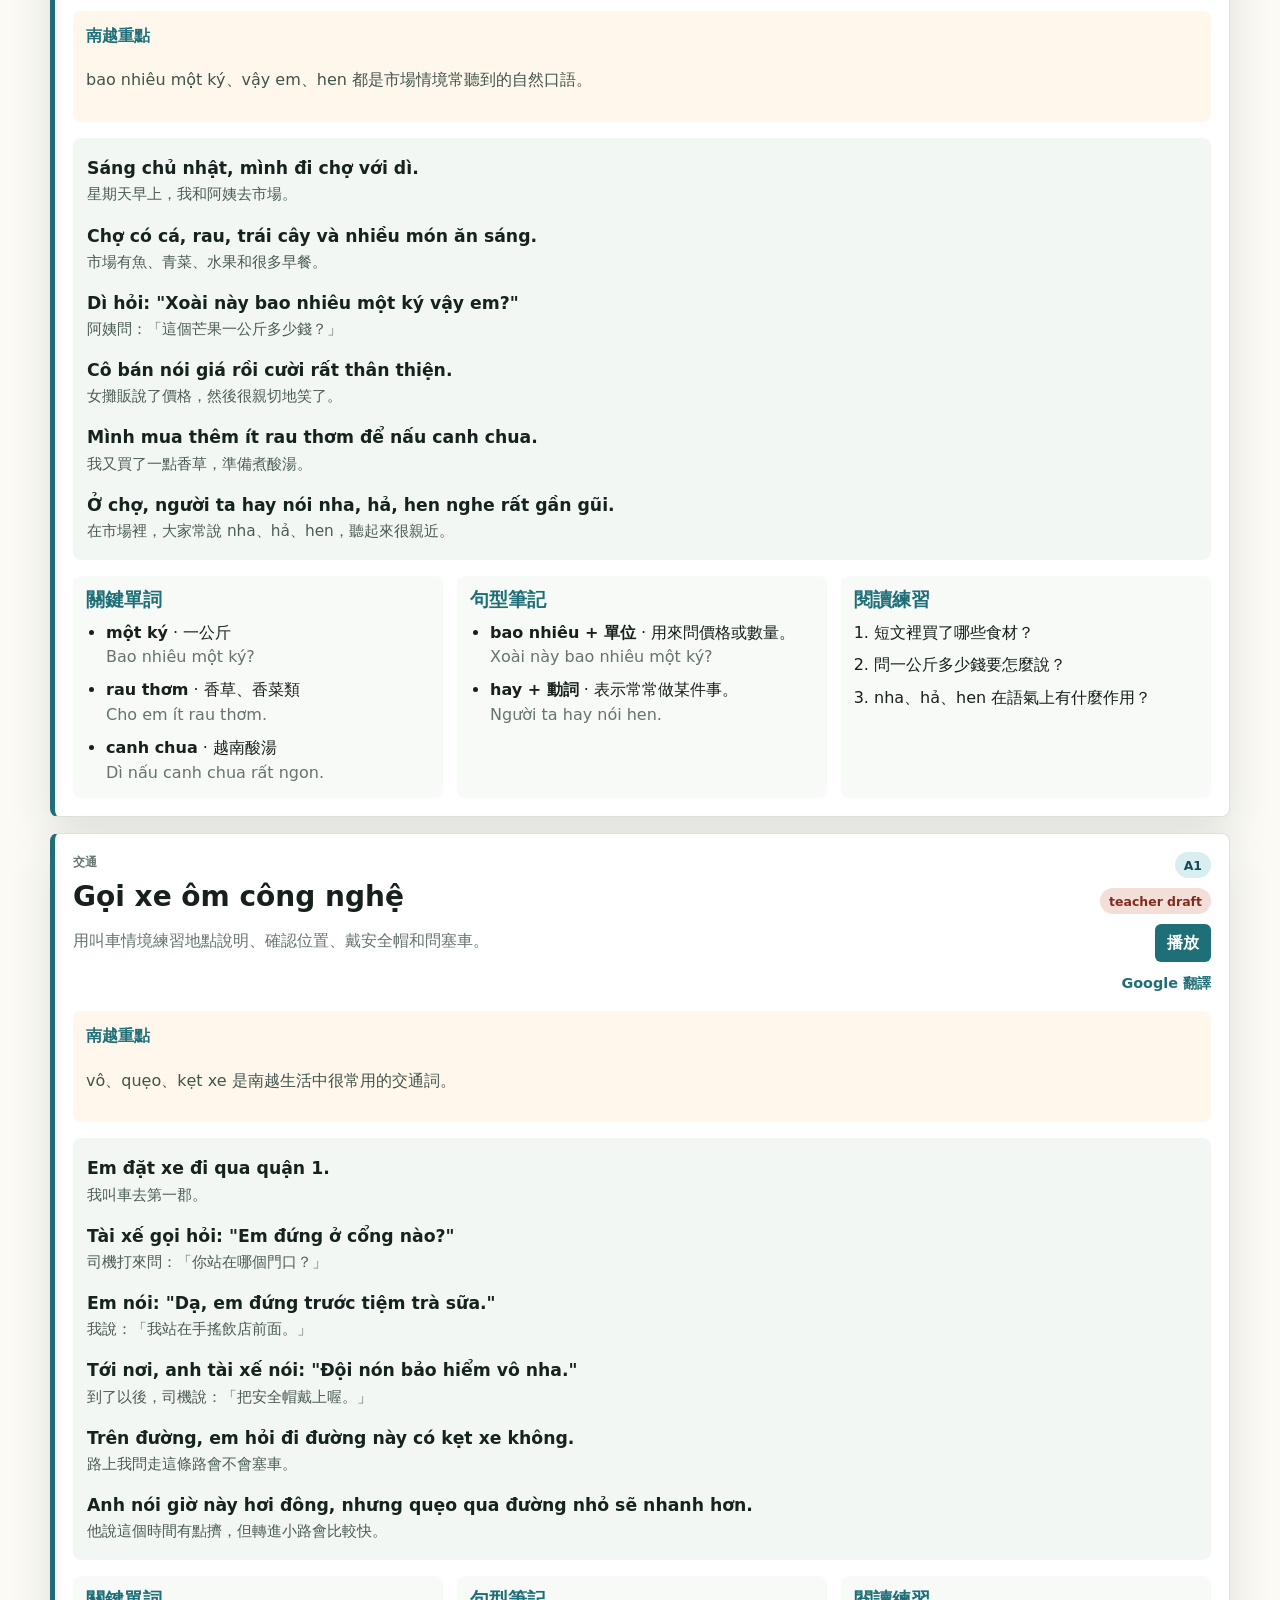
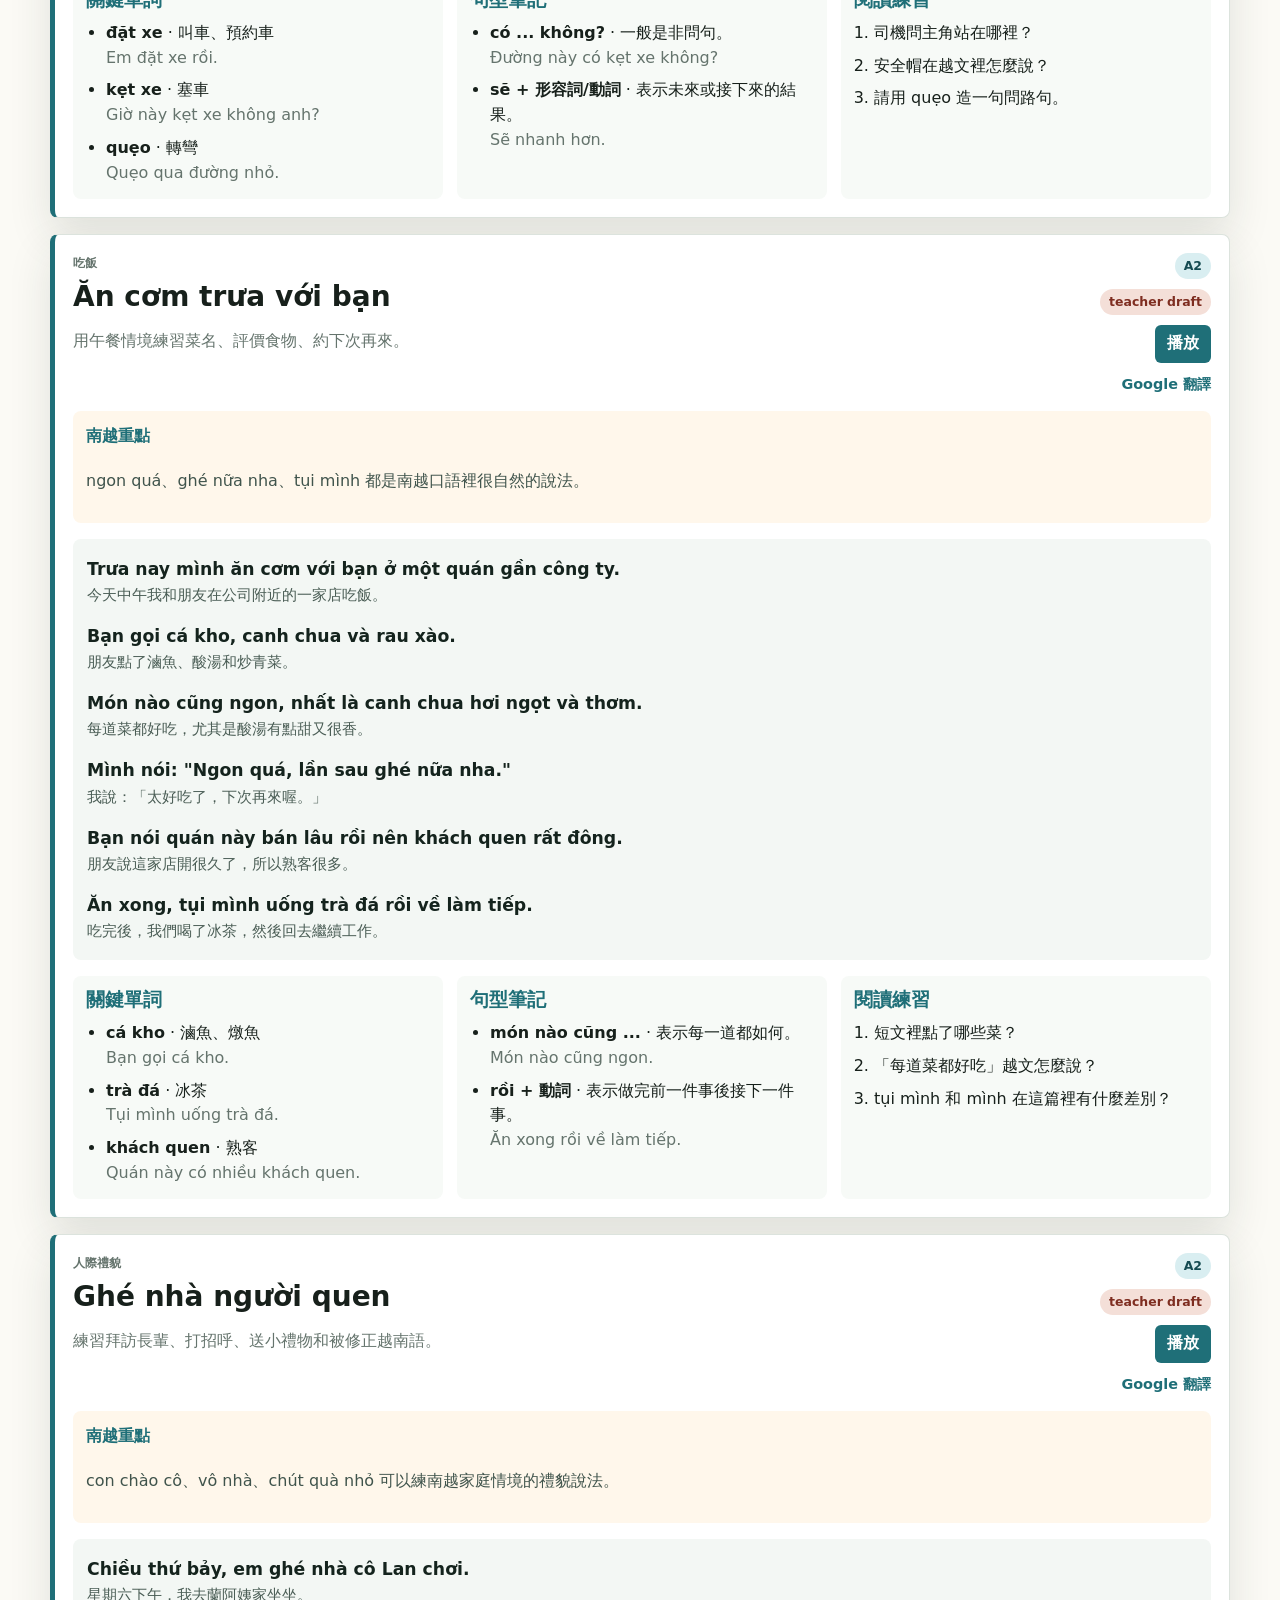
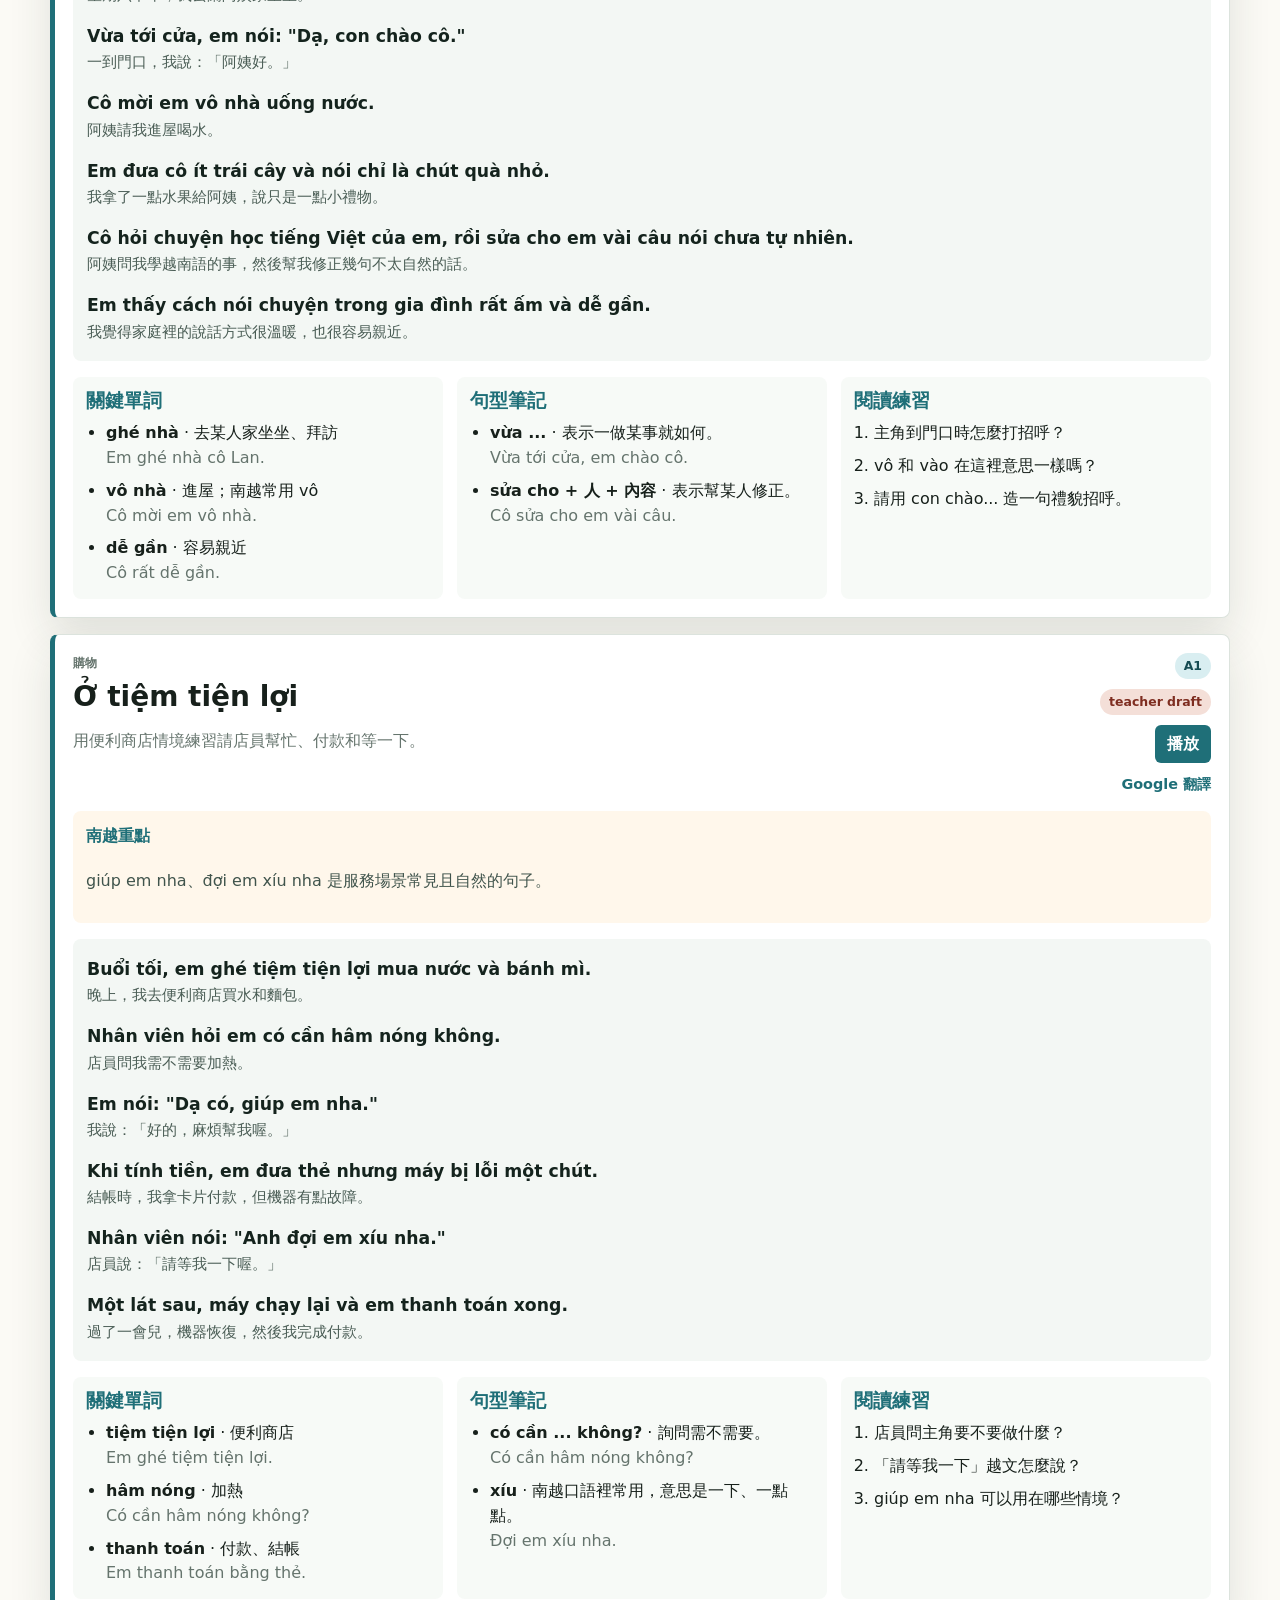
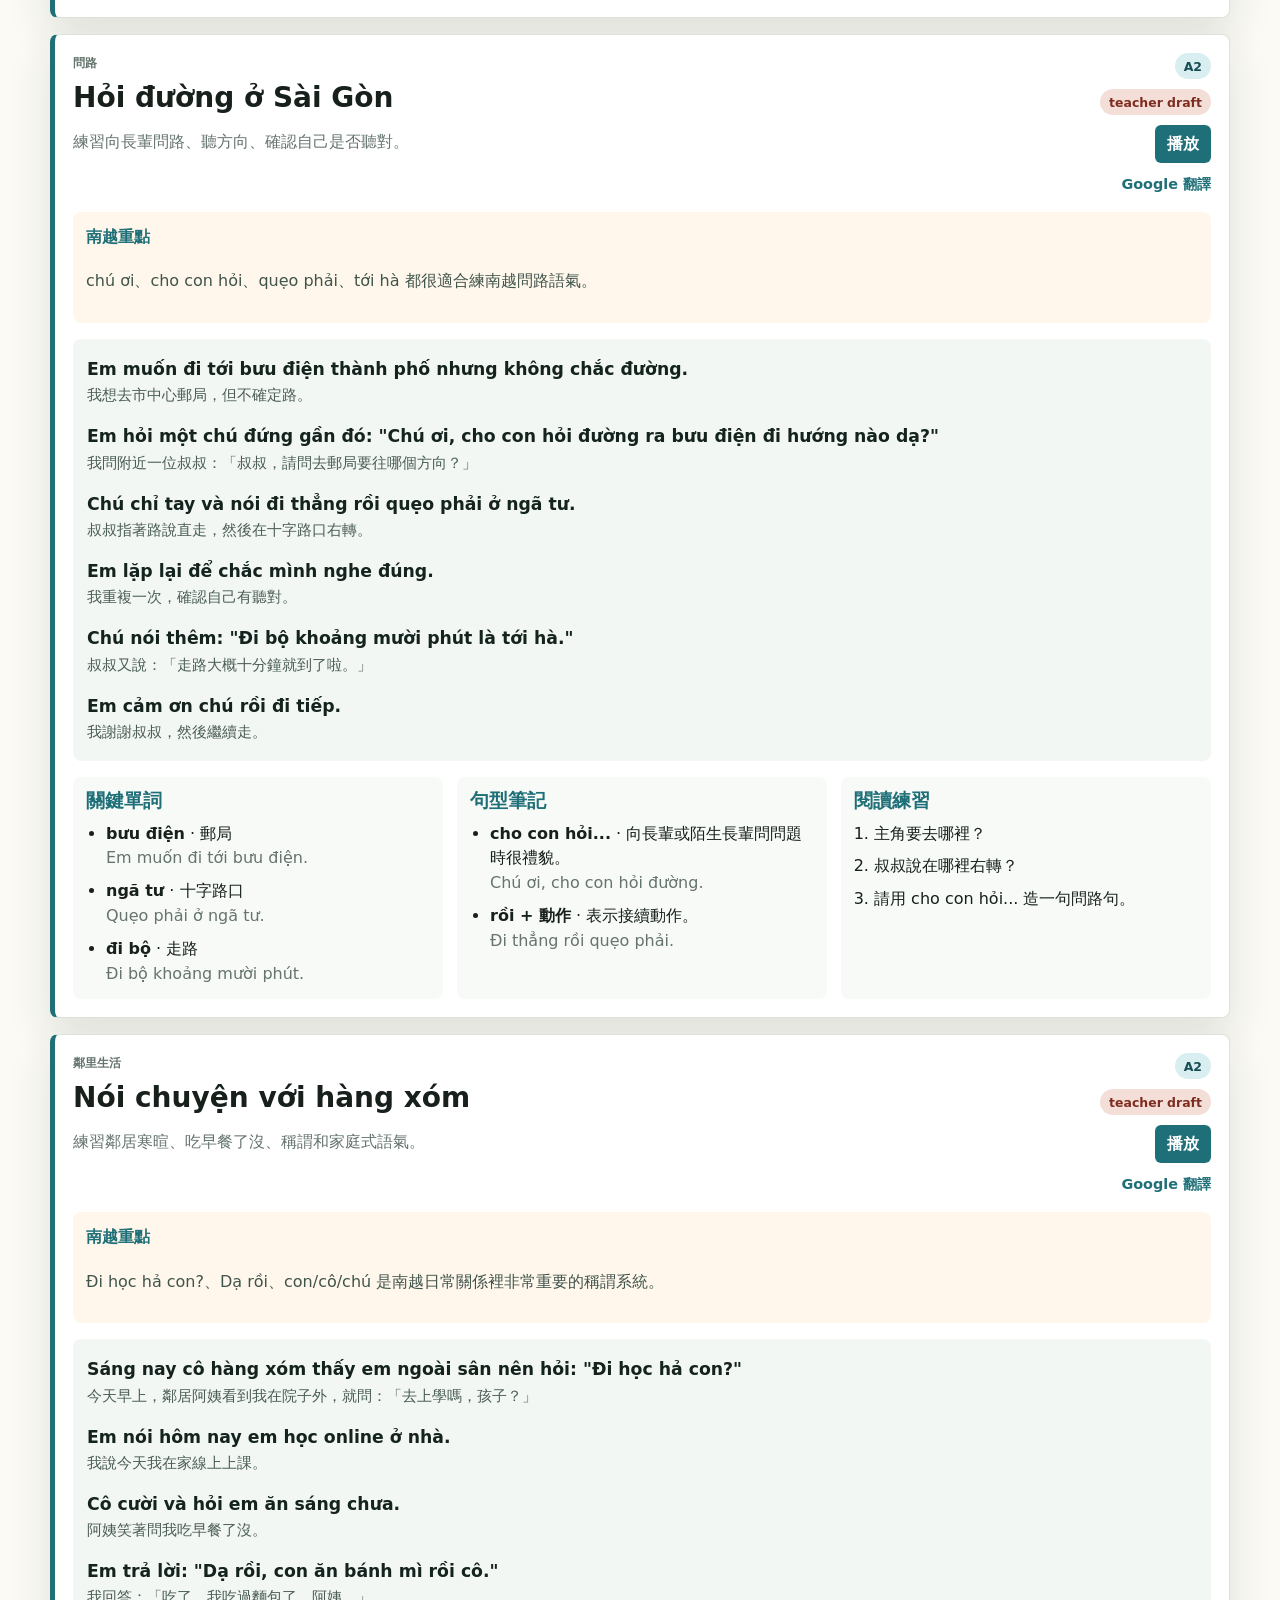
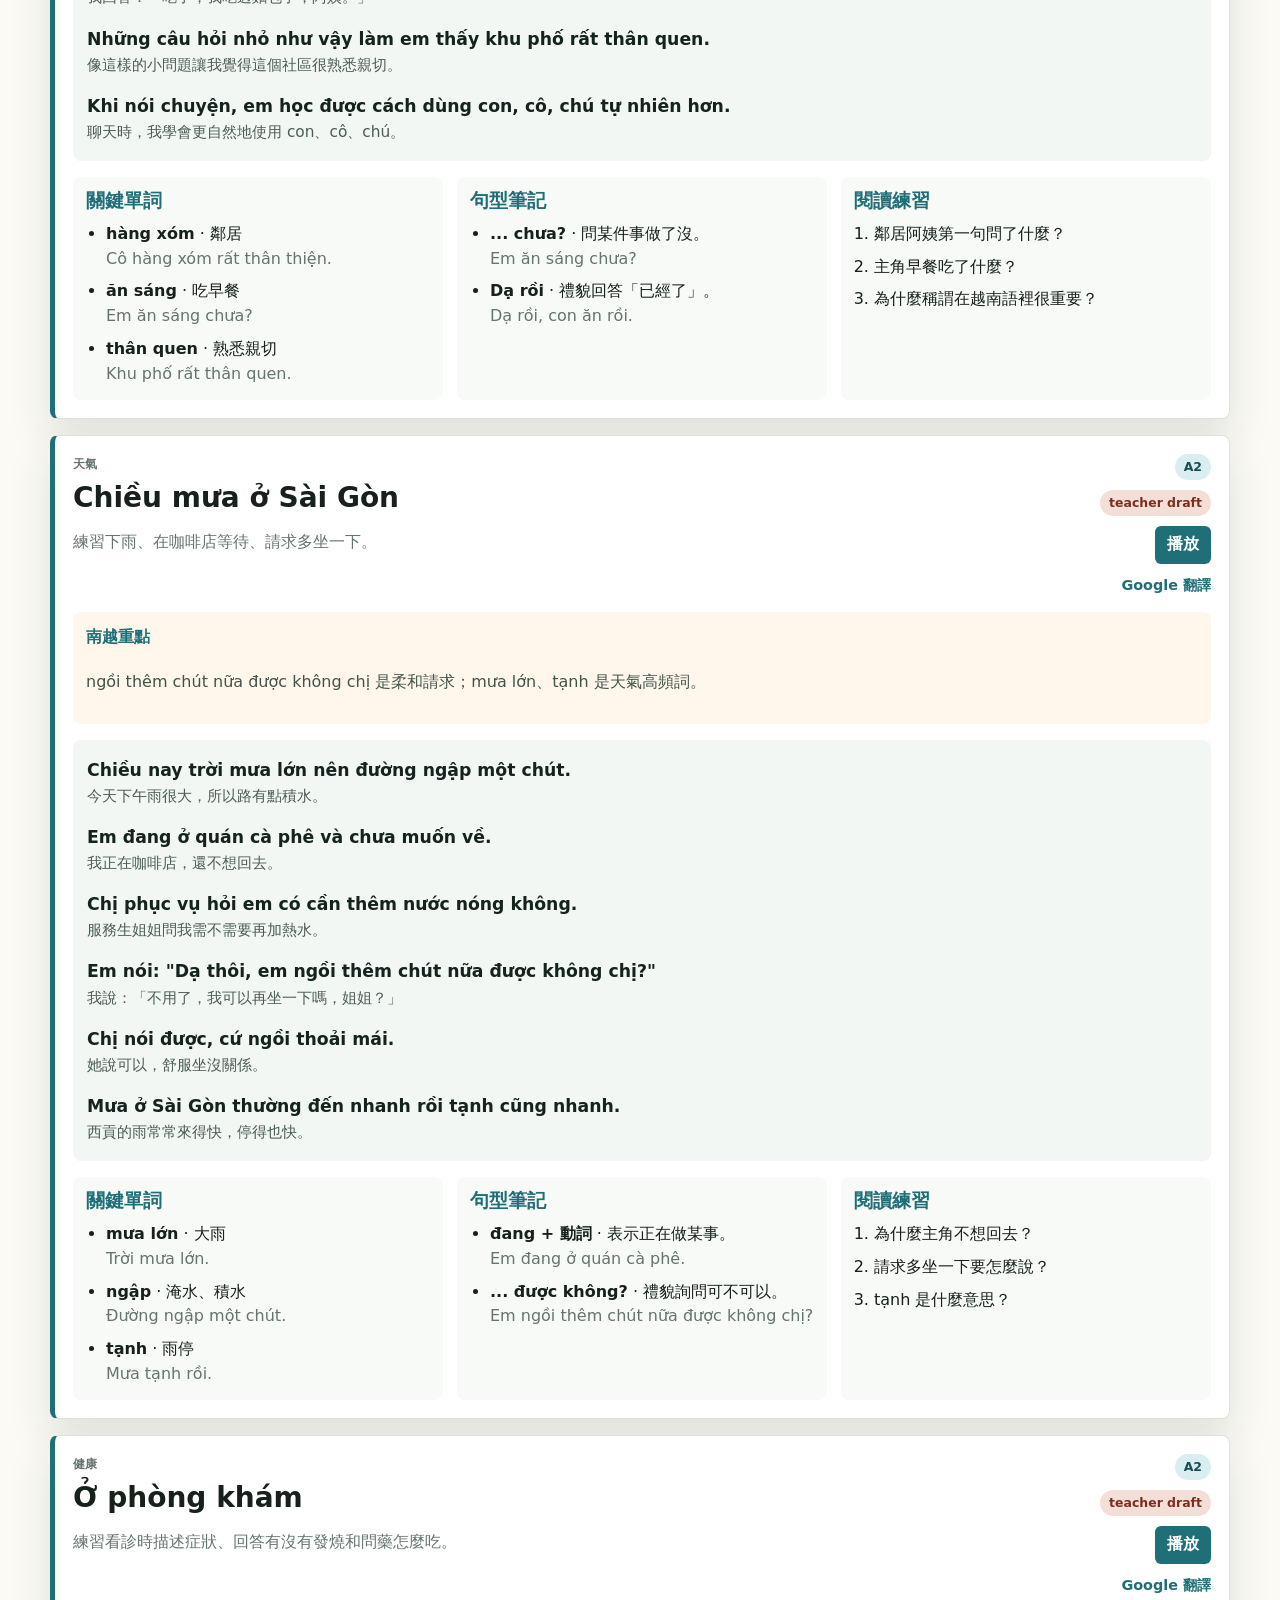
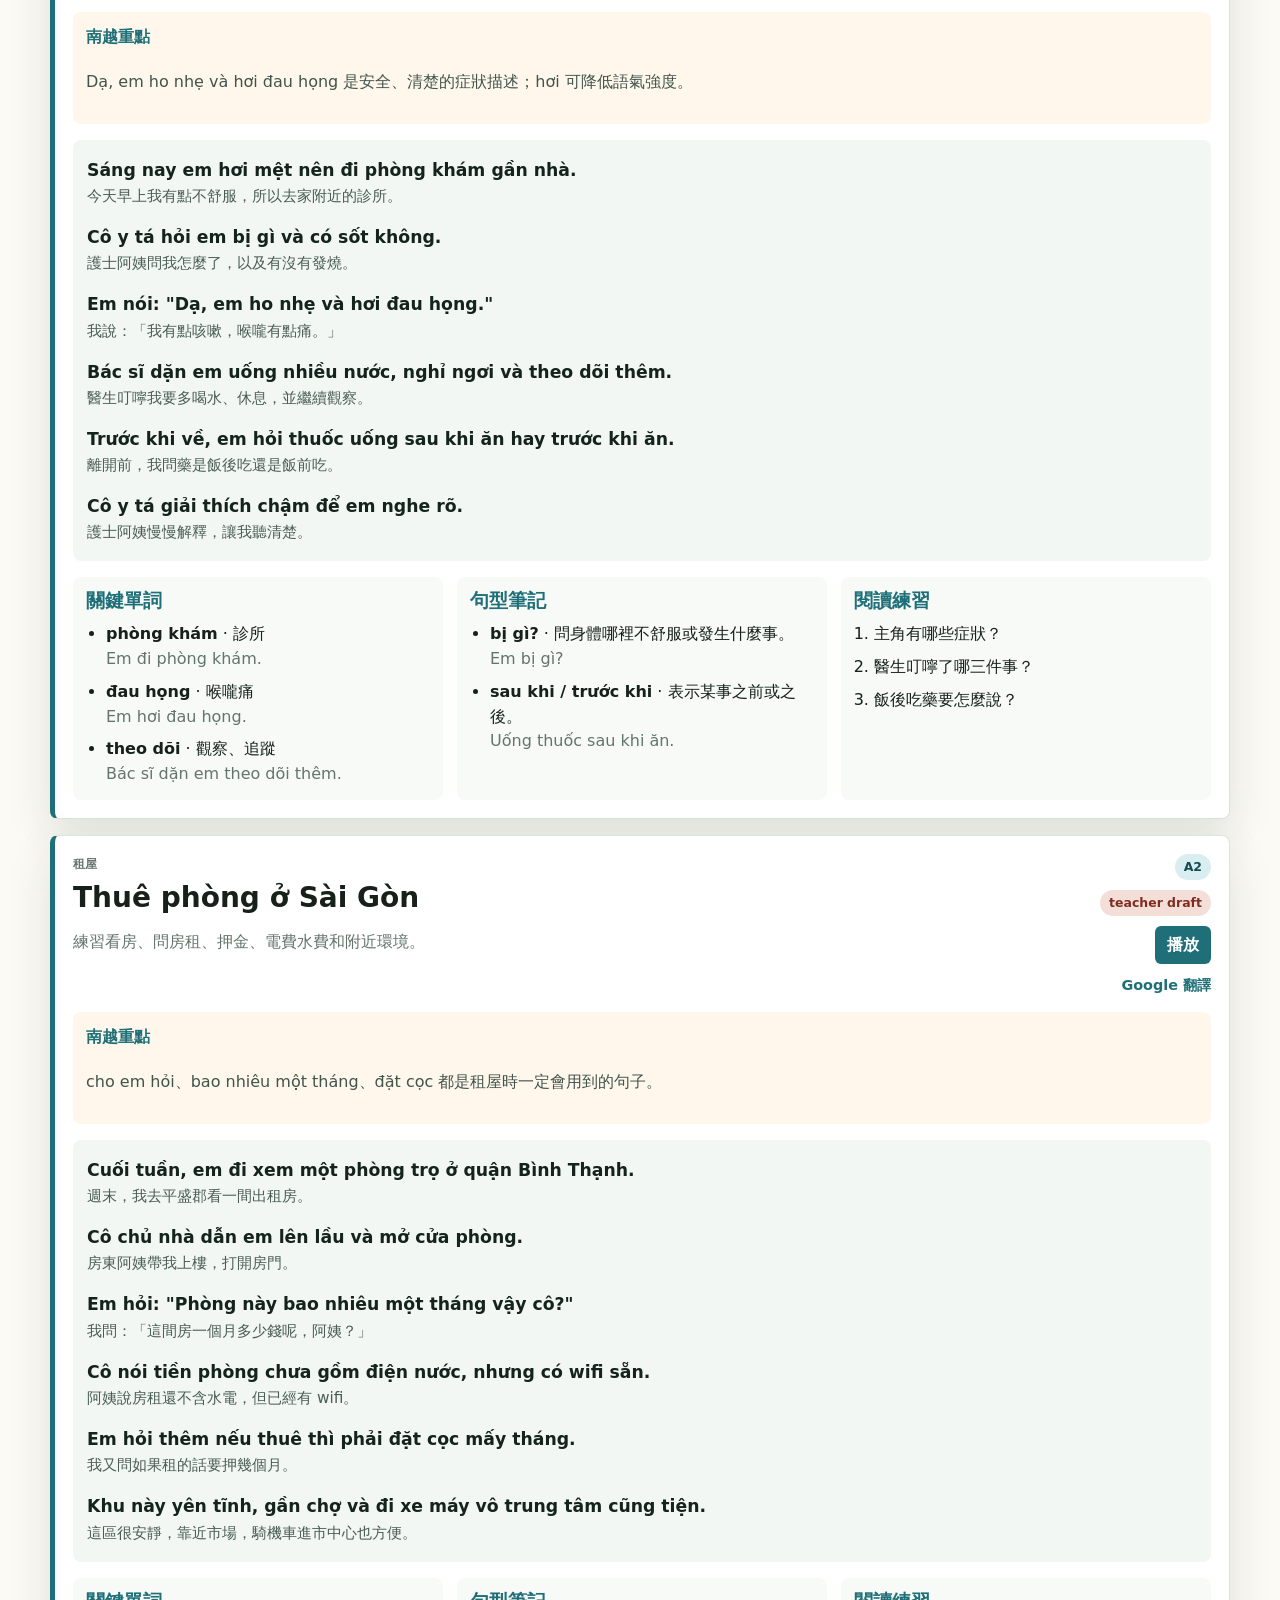
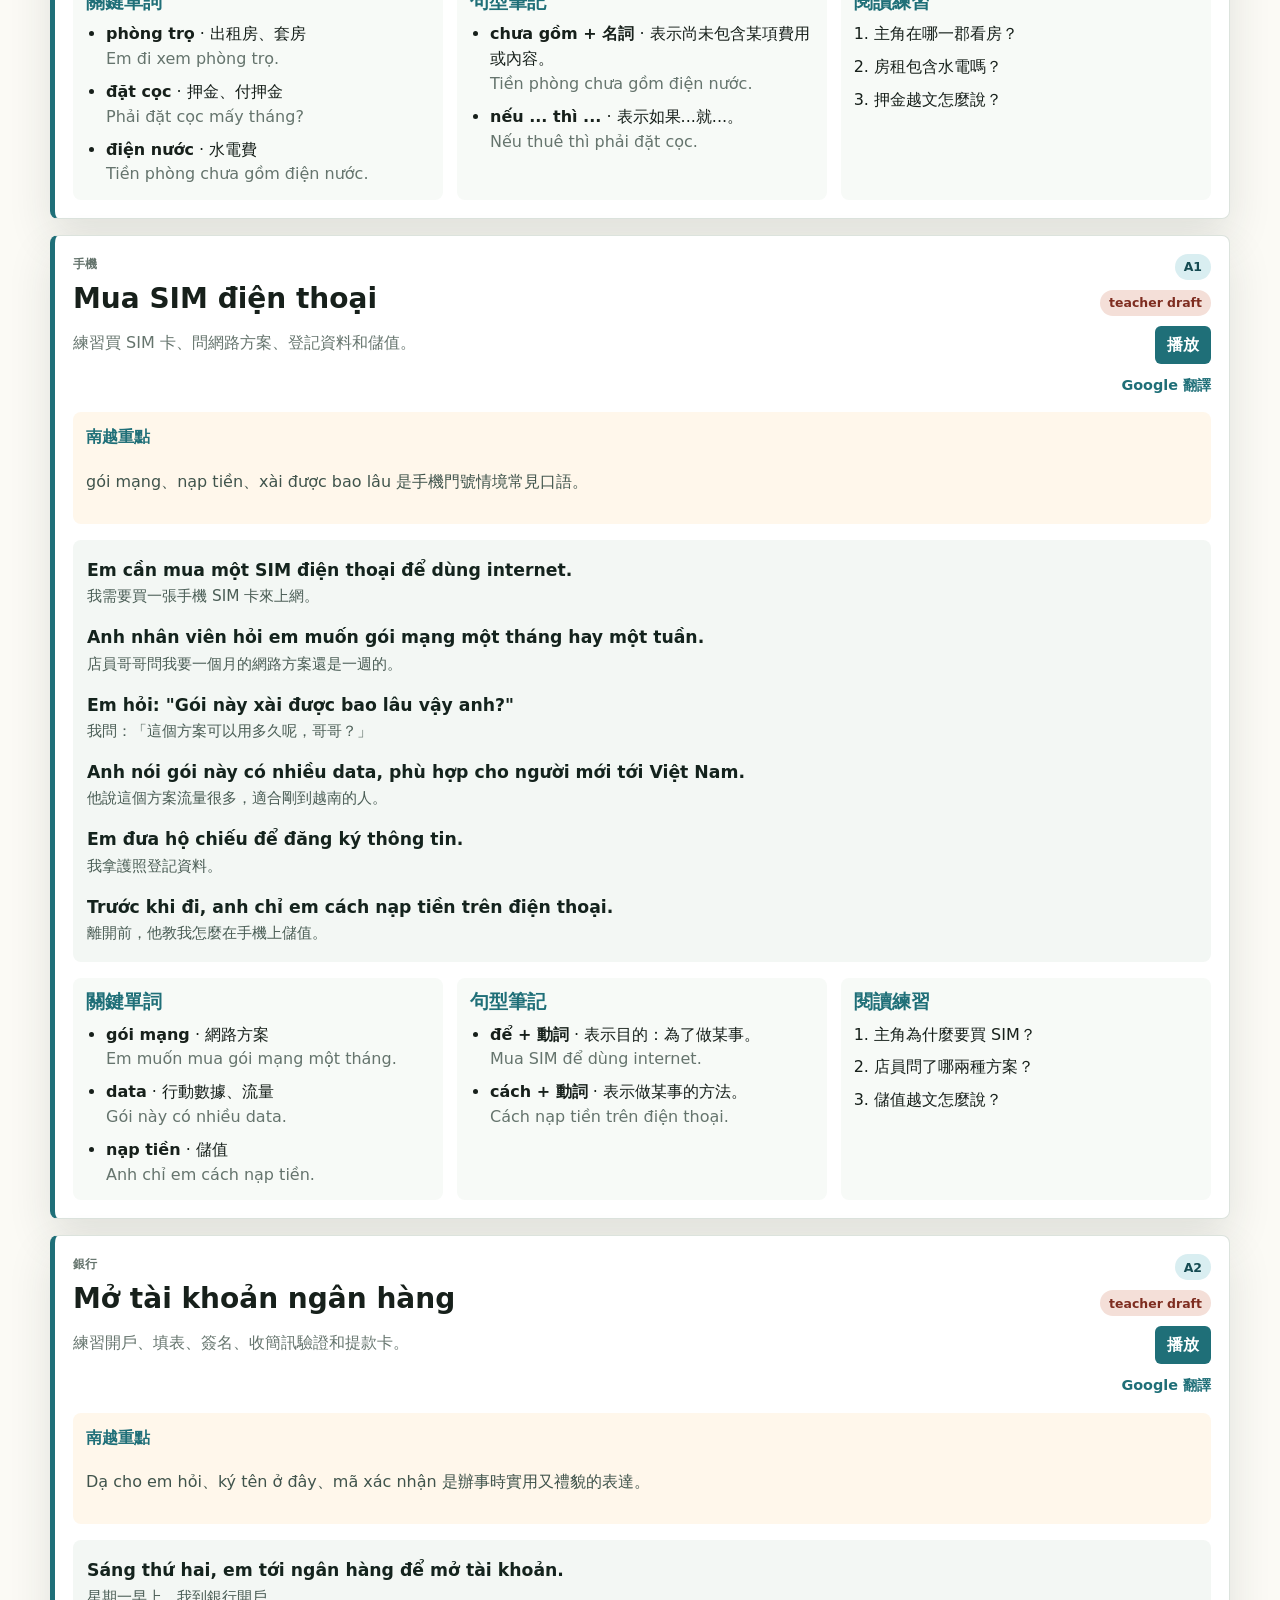
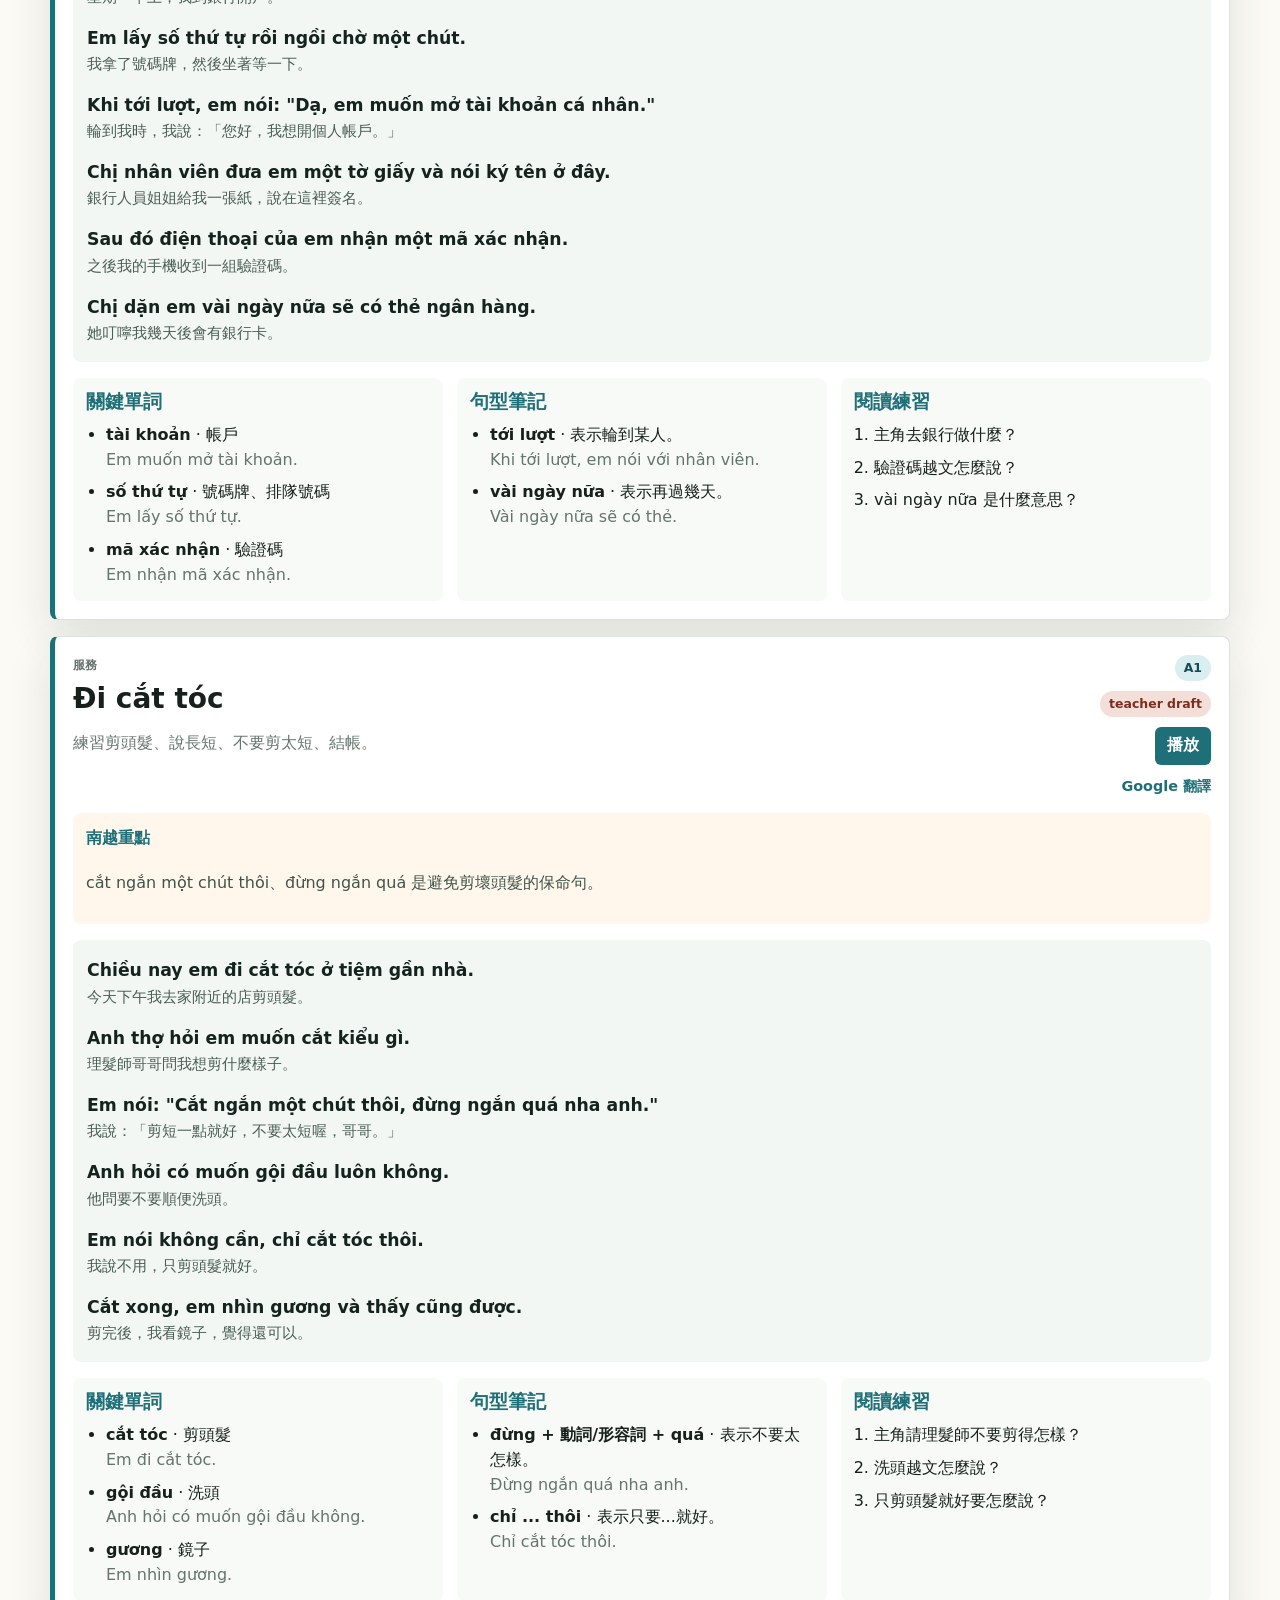
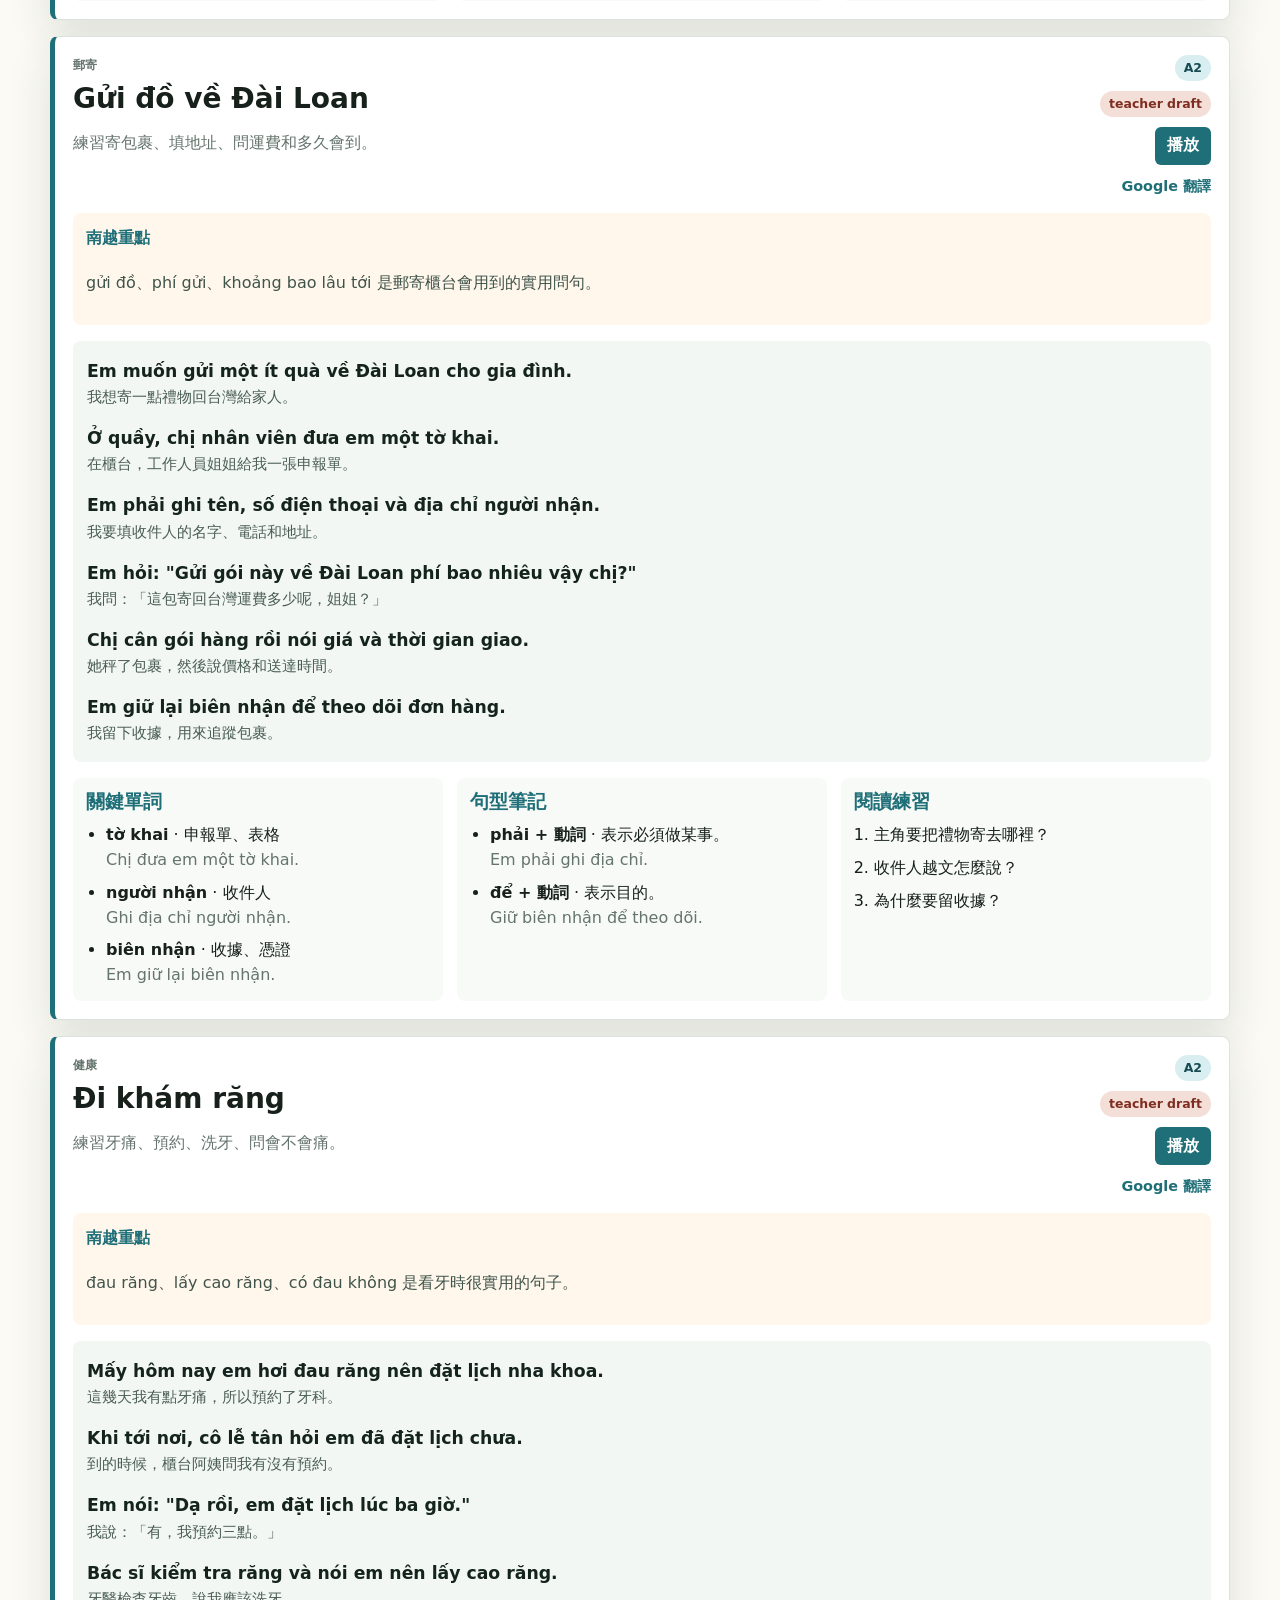
<file: articles.html>
<!doctype html>
<html lang="zh-Hant">
  <head>
    <meta charset="utf-8" />
    <meta name="viewport" content="width=device-width, initial-scale=1" />
    <title>南越閱讀短文 | 南越語學習工作台</title>
    <link rel="stylesheet" href="styles.css" />
  </head>
  <body>
    <nav class="topbar" aria-label="主選單">
      <a class="brand" href="index.html#home" aria-label="回首頁">
        <span class="brand__mark">SV</span>
        <span>南越語學習工作台</span>
      </a>
      <div class="topbar__links">
        <a href="index.html#home">首頁</a>
        <a href="index.html#southern-reader">南越發音</a>
        <details class="nav-group">
          <summary>學習</summary>
          <div class="nav-menu">
            <a href="index.html#pronunciation">發音基礎</a>
            <a href="index.html#dialogues">對話課</a>
            <a href="index.html#grammar">文法</a>
            <a href="pronouns.html">稱謂教練</a>
          </div>
        </details>
        <details class="nav-group">
          <summary>資料</summary>
          <div class="nav-menu">
            <a href="vocabulary.html">單詞</a>
            <a href="phrases.html">詞句</a>
            <a class="is-active" href="articles.html">文章</a>
            <a href="map.html">地圖</a>
          </div>
        </details>
        <details class="nav-group">
          <summary>工具</summary>
          <div class="nav-menu">
            <a href="mistakes.html">錯誤雷達</a>
            <a href="review.html">複習箱</a>
            <a href="index.html#rag">RAG 問答</a>
            <a href="index.html#audio">音檔</a>
            <a href="index.html#sources">來源</a>
          </div>
        </details>
      </div>
    </nav>

    <main>
      <section class="section page-hero">
        <p class="eyebrow">Reading Practice</p>
        <h1 class="page-title">南越生活閱讀短文</h1>
        <p>用短文把單詞、詞句、語尾詞和文化情境串起來。每篇都有逐句中文、關鍵單詞、句型筆記和閱讀問題。</p>
      </section>
      <section class="section section--tight">
        <div class="toolbar">
          <label class="search">
            <span>搜尋</span>
            <input id="articleSearchInput" type="search" placeholder="越文、中文、主題、句型、單詞..." />
          </label>
          <div class="filter-group" id="articleFilters" aria-label="文章主題篩選"></div>
        </div>
        <div class="article-grid" id="articleGrid"></div>
      </section>
    </main>

    <footer class="footer">
      <p>文章資料來自本機資料庫 `data/content.json`，短文以教學用途編寫，仍建議由南越母語者持續校對。</p>
    </footer>

    <script src="app.js"></script>
  </body>
</html>
</file>
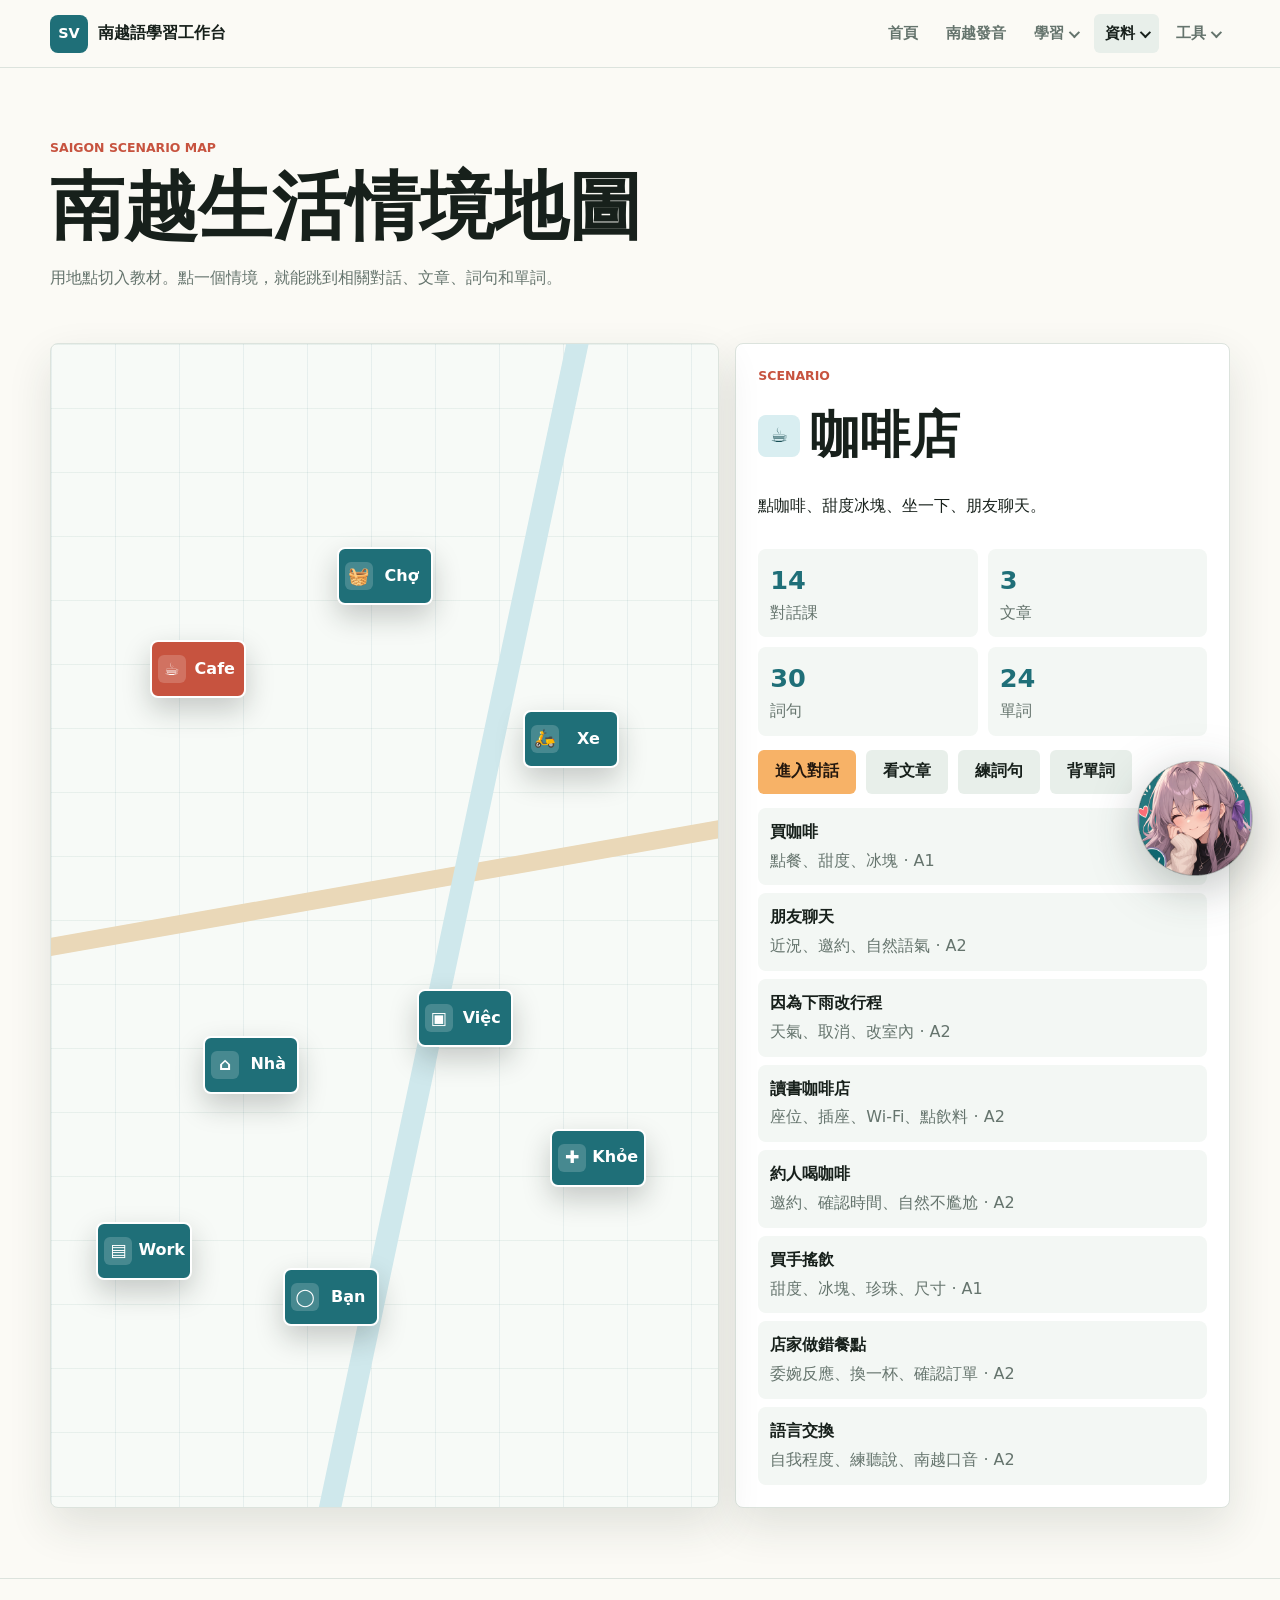
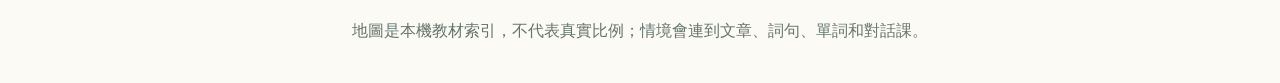
<file: map.html>
<!doctype html>
<html lang="zh-Hant">
  <head>
    <meta charset="utf-8" />
    <meta name="viewport" content="width=device-width, initial-scale=1" />
    <title>南越情境地圖 | 南越語學習工作台</title>
    <link rel="stylesheet" href="styles.css" />
  </head>
  <body>
    <nav class="topbar" aria-label="主選單">
      <a class="brand" href="index.html#home" aria-label="回首頁">
        <span class="brand__mark">SV</span>
        <span>南越語學習工作台</span>
      </a>
      <div class="topbar__links">
        <a href="index.html#home">首頁</a>
        <a href="index.html#southern-reader">南越發音</a>
        <details class="nav-group">
          <summary>學習</summary>
          <div class="nav-menu">
            <a href="index.html#pronunciation">發音基礎</a>
            <a href="index.html#dialogues">對話課</a>
            <a href="index.html#grammar">文法</a>
            <a href="pronouns.html">稱謂教練</a>
          </div>
        </details>
        <details class="nav-group">
          <summary>資料</summary>
          <div class="nav-menu">
            <a href="vocabulary.html">單詞</a>
            <a href="phrases.html">詞句</a>
            <a href="articles.html">文章</a>
            <a class="is-active" href="map.html">地圖</a>
          </div>
        </details>
        <details class="nav-group">
          <summary>工具</summary>
          <div class="nav-menu">
            <a href="mistakes.html">錯誤雷達</a>
            <a href="review.html">複習箱</a>
            <a href="index.html#rag">RAG 問答</a>
            <a href="index.html#audio">音檔</a>
            <a href="index.html#sources">來源</a>
          </div>
        </details>
      </div>
    </nav>

    <main>
      <section class="section page-hero">
        <p class="eyebrow">Saigon Scenario Map</p>
        <h1 class="page-title">南越生活情境地圖</h1>
        <p>用地點切入教材。點一個情境，就能跳到相關對話、文章、詞句和單詞。</p>
      </section>
      <section class="section section--tight">
        <div class="scenario-layout">
          <article class="scenario-map" id="scenarioMap" aria-label="情境地圖"></article>
          <article class="scenario-panel" id="scenarioPanel"></article>
        </div>
      </section>
    </main>

    <footer class="footer">
      <p>地圖是本機教材索引，不代表真實比例；情境會連到文章、詞句、單詞和對話課。</p>
    </footer>

    <script src="app.js"></script>
  </body>
</html>
</file>
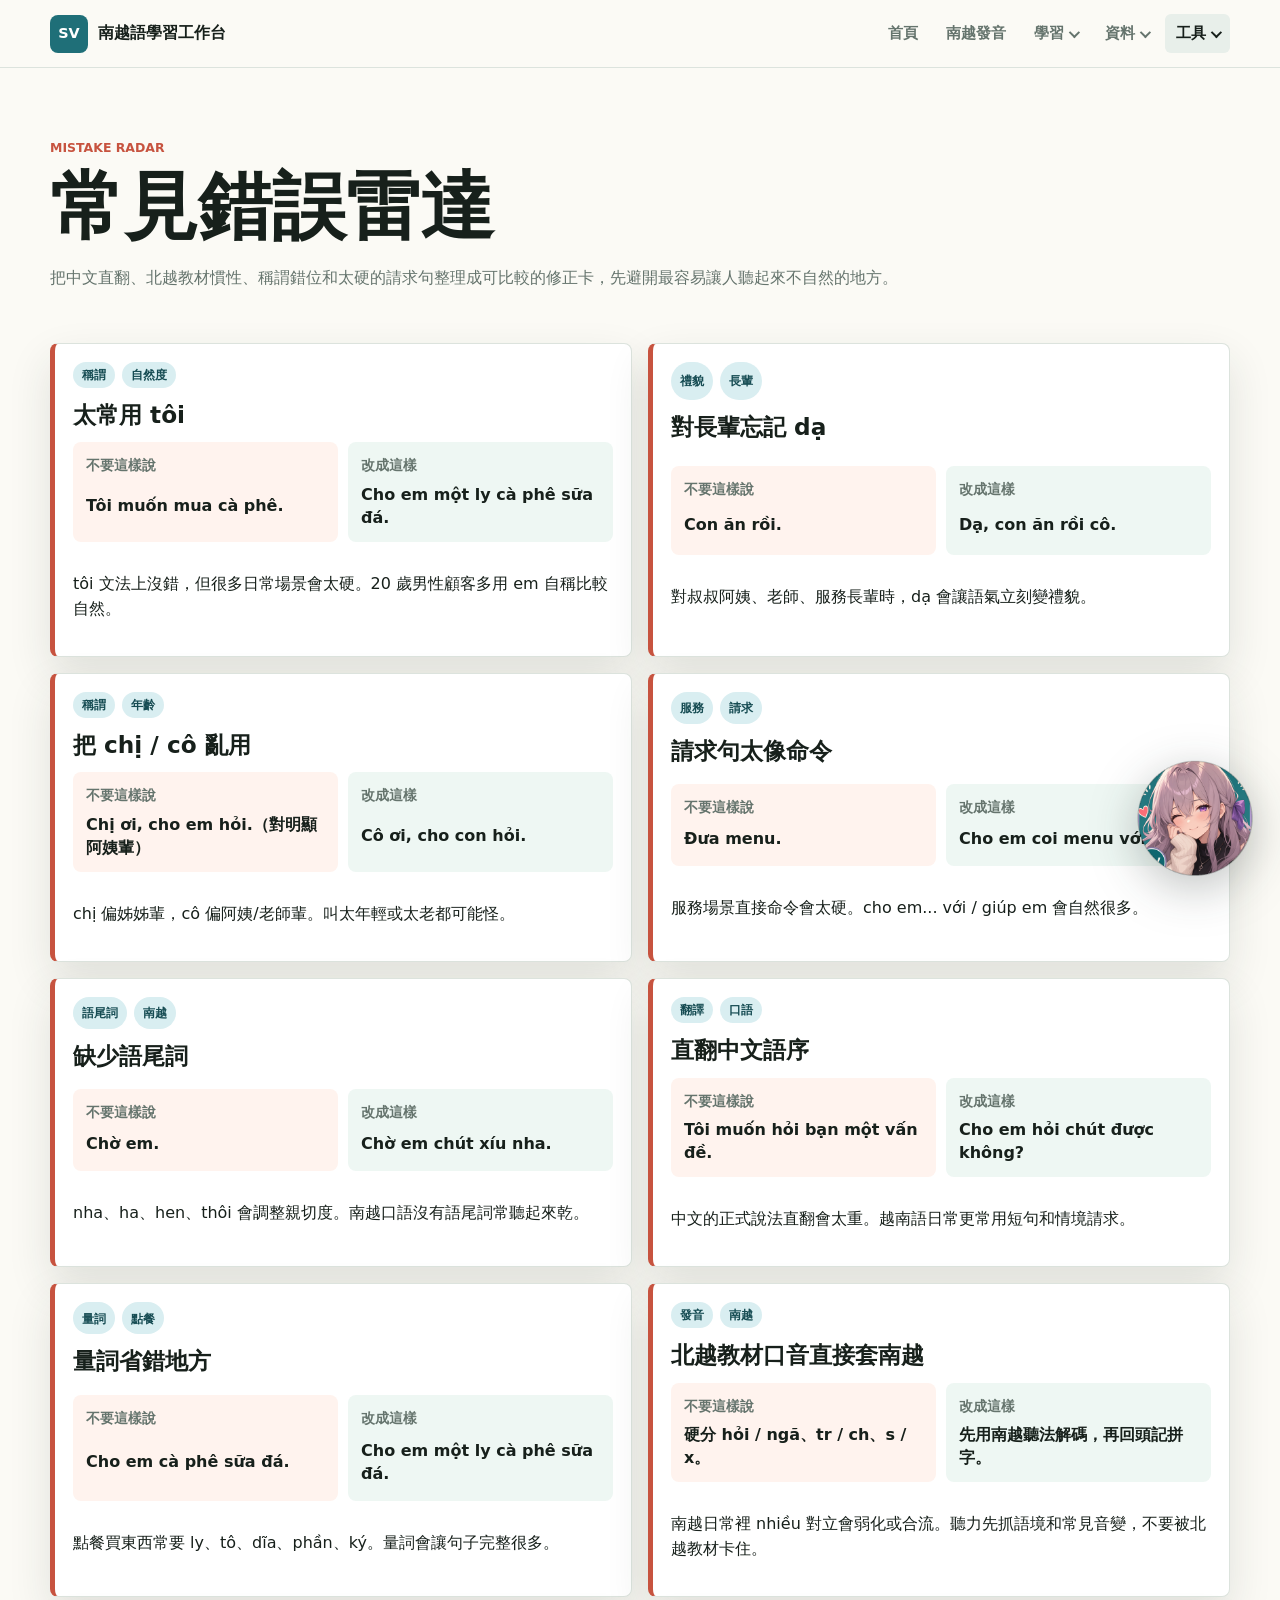
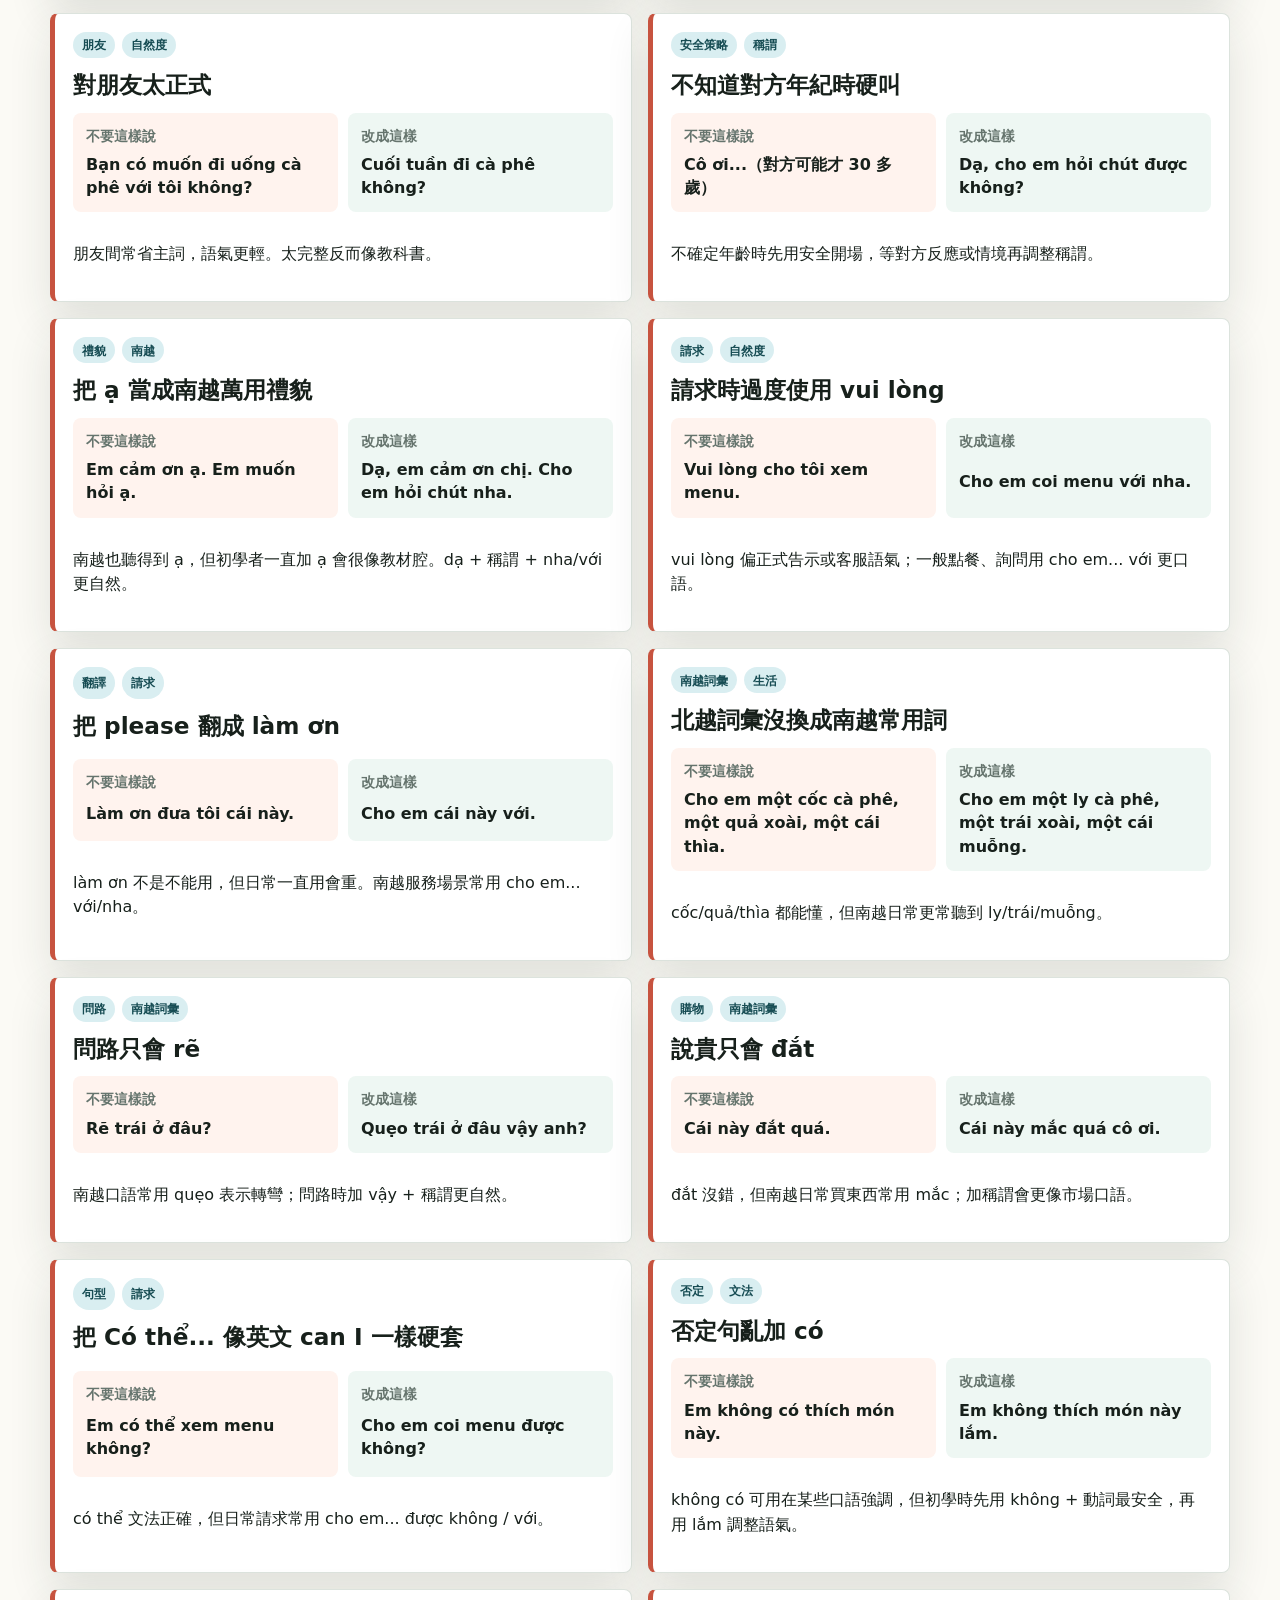
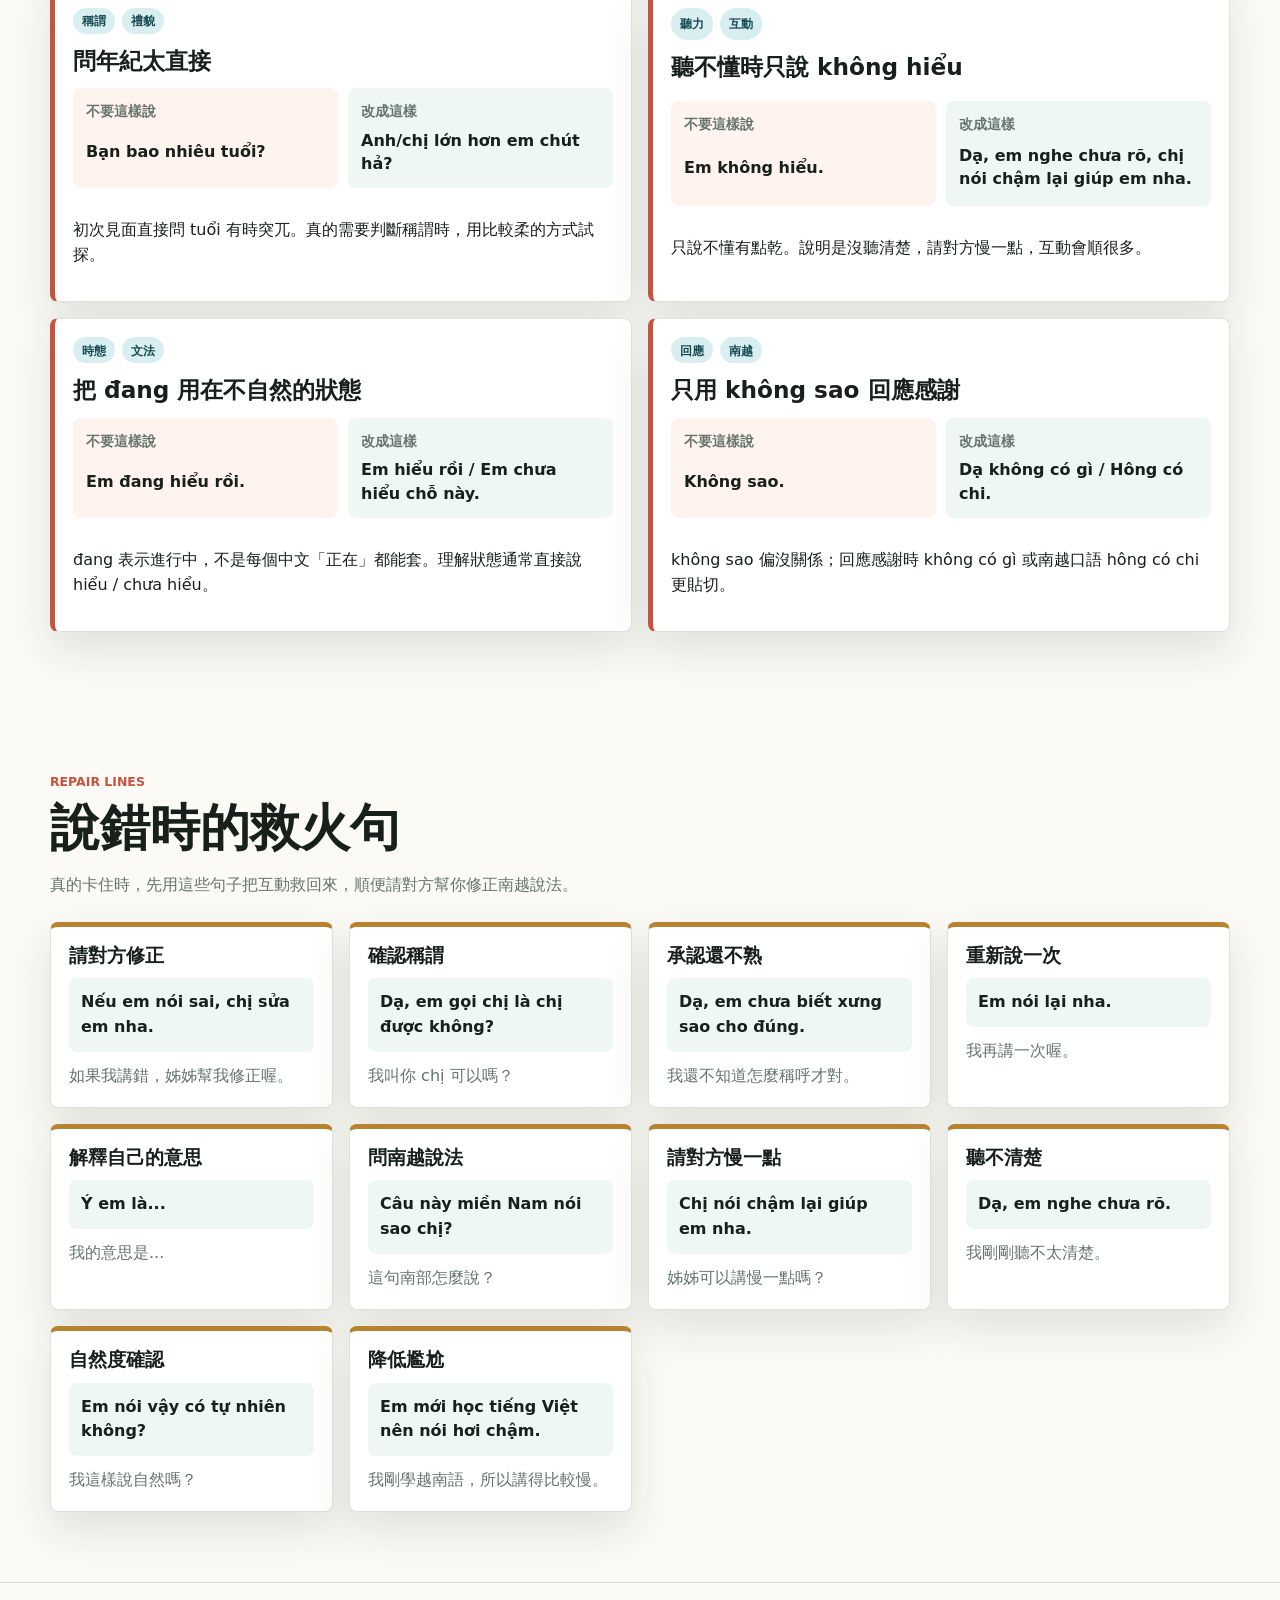
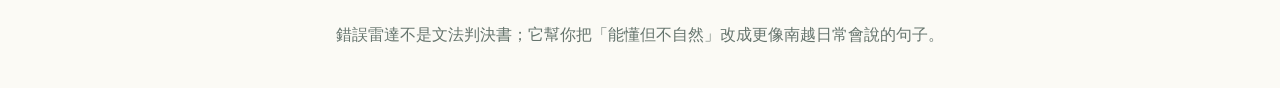
<file: mistakes.html>
<!doctype html>
<html lang="zh-Hant">
  <head>
    <meta charset="utf-8" />
    <meta name="viewport" content="width=device-width, initial-scale=1" />
    <title>常見錯誤雷達 | 南越語學習工作台</title>
    <link rel="stylesheet" href="styles.css" />
  </head>
  <body>
    <nav class="topbar" aria-label="主選單">
      <a class="brand" href="index.html#home" aria-label="回首頁">
        <span class="brand__mark">SV</span>
        <span>南越語學習工作台</span>
      </a>
      <div class="topbar__links">
        <a href="index.html#home">首頁</a>
        <a href="index.html#southern-reader">南越發音</a>
        <details class="nav-group">
          <summary>學習</summary>
          <div class="nav-menu">
            <a href="index.html#pronunciation">發音基礎</a>
            <a href="index.html#dialogues">對話課</a>
            <a href="index.html#grammar">文法</a>
            <a href="pronouns.html">稱謂教練</a>
          </div>
        </details>
        <details class="nav-group">
          <summary>資料</summary>
          <div class="nav-menu">
            <a href="vocabulary.html">單詞</a>
            <a href="phrases.html">詞句</a>
            <a href="articles.html">文章</a>
            <a href="map.html">地圖</a>
          </div>
        </details>
        <details class="nav-group">
          <summary>工具</summary>
          <div class="nav-menu">
            <a class="is-active" href="mistakes.html">錯誤雷達</a>
            <a href="review.html">複習箱</a>
            <a href="index.html#rag">RAG 問答</a>
            <a href="index.html#audio">音檔</a>
            <a href="index.html#sources">來源</a>
          </div>
        </details>
      </div>
    </nav>

    <main>
      <section class="section page-hero">
        <p class="eyebrow">Mistake Radar</p>
        <h1 class="page-title">常見錯誤雷達</h1>
        <p>把中文直翻、北越教材慣性、稱謂錯位和太硬的請求句整理成可比較的修正卡，先避開最容易讓人聽起來不自然的地方。</p>
      </section>
      <section class="section section--tight">
        <div class="mistake-grid" id="mistakeGrid"></div>
      </section>
      <section class="section">
        <div class="section__head">
          <p class="eyebrow">Repair Lines</p>
          <h2>說錯時的救火句</h2>
          <p>真的卡住時，先用這些句子把互動救回來，順便請對方幫你修正南越說法。</p>
        </div>
        <div class="field-grid field-grid--compact" id="repairLineGrid"></div>
      </section>
    </main>

    <footer class="footer">
      <p>錯誤雷達不是文法判決書；它幫你把「能懂但不自然」改成更像南越日常會說的句子。</p>
    </footer>

    <script src="app.js"></script>
  </body>
</html>
</file>
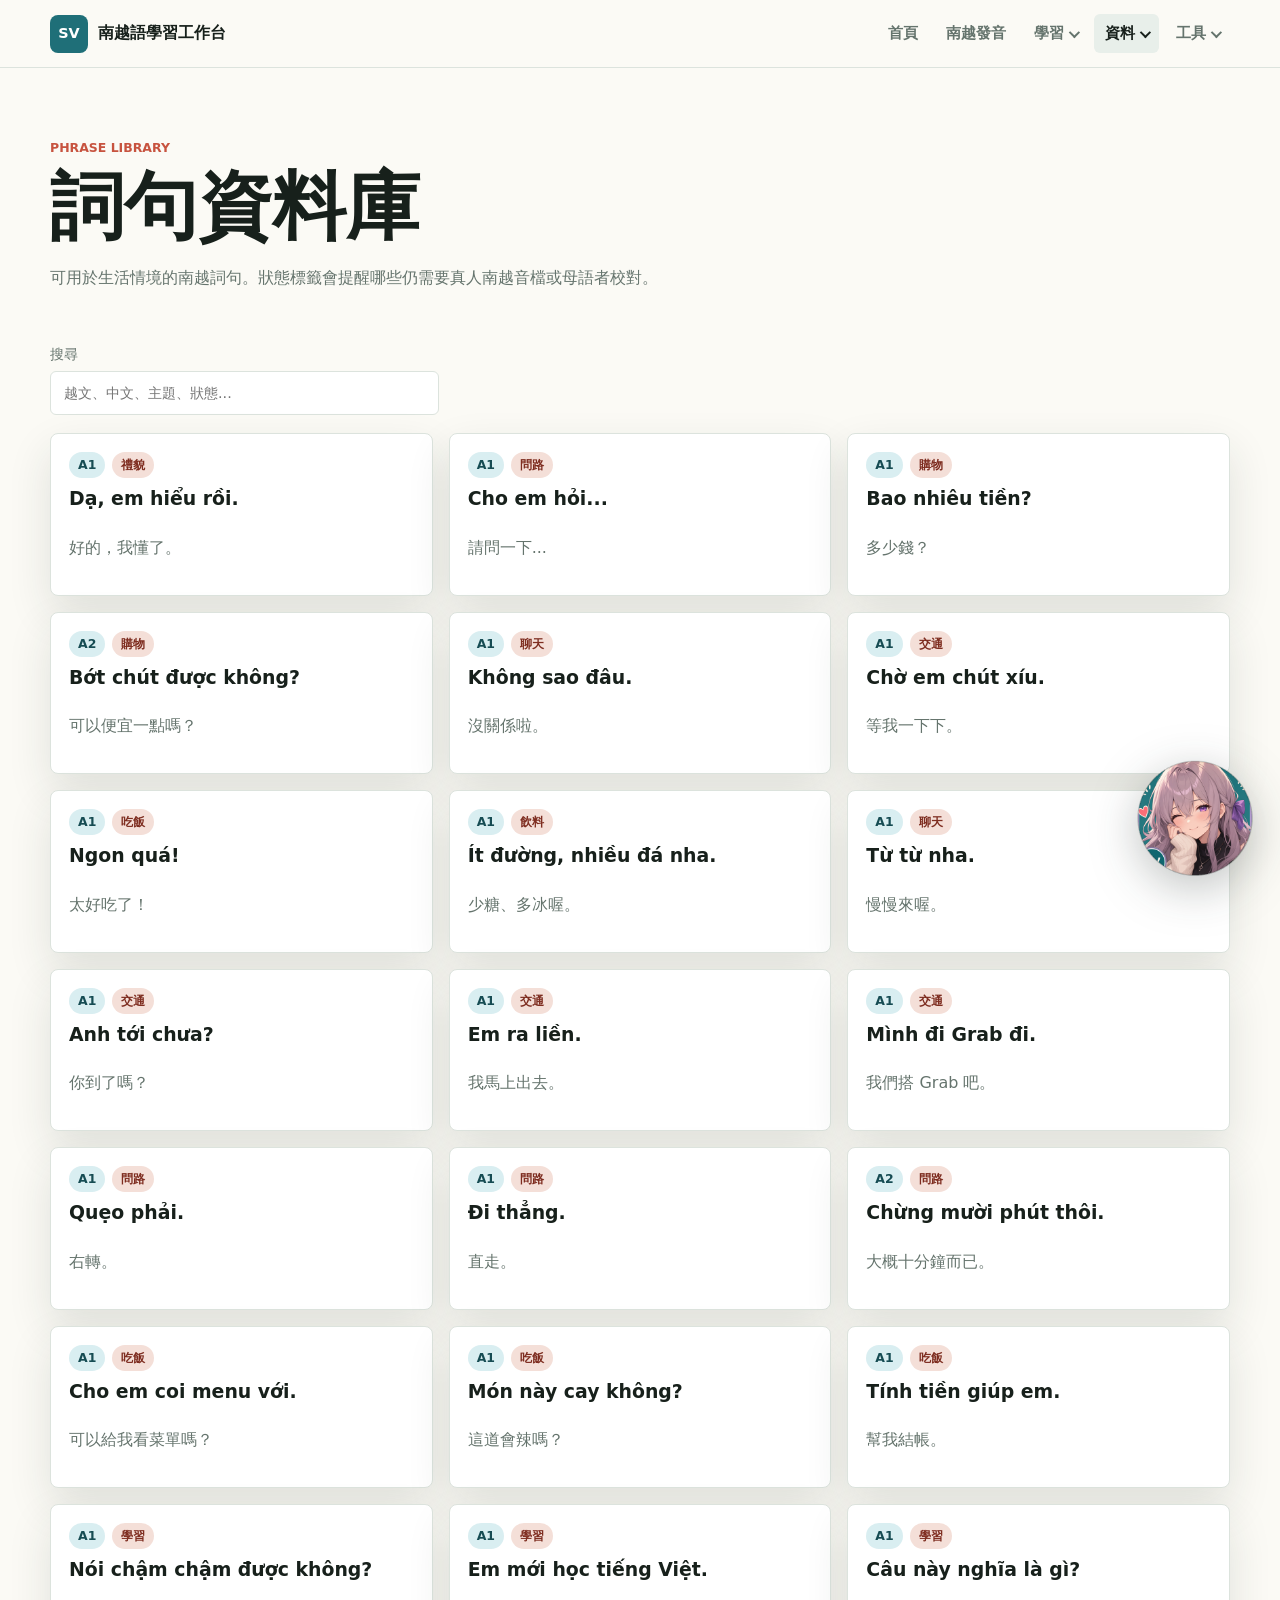
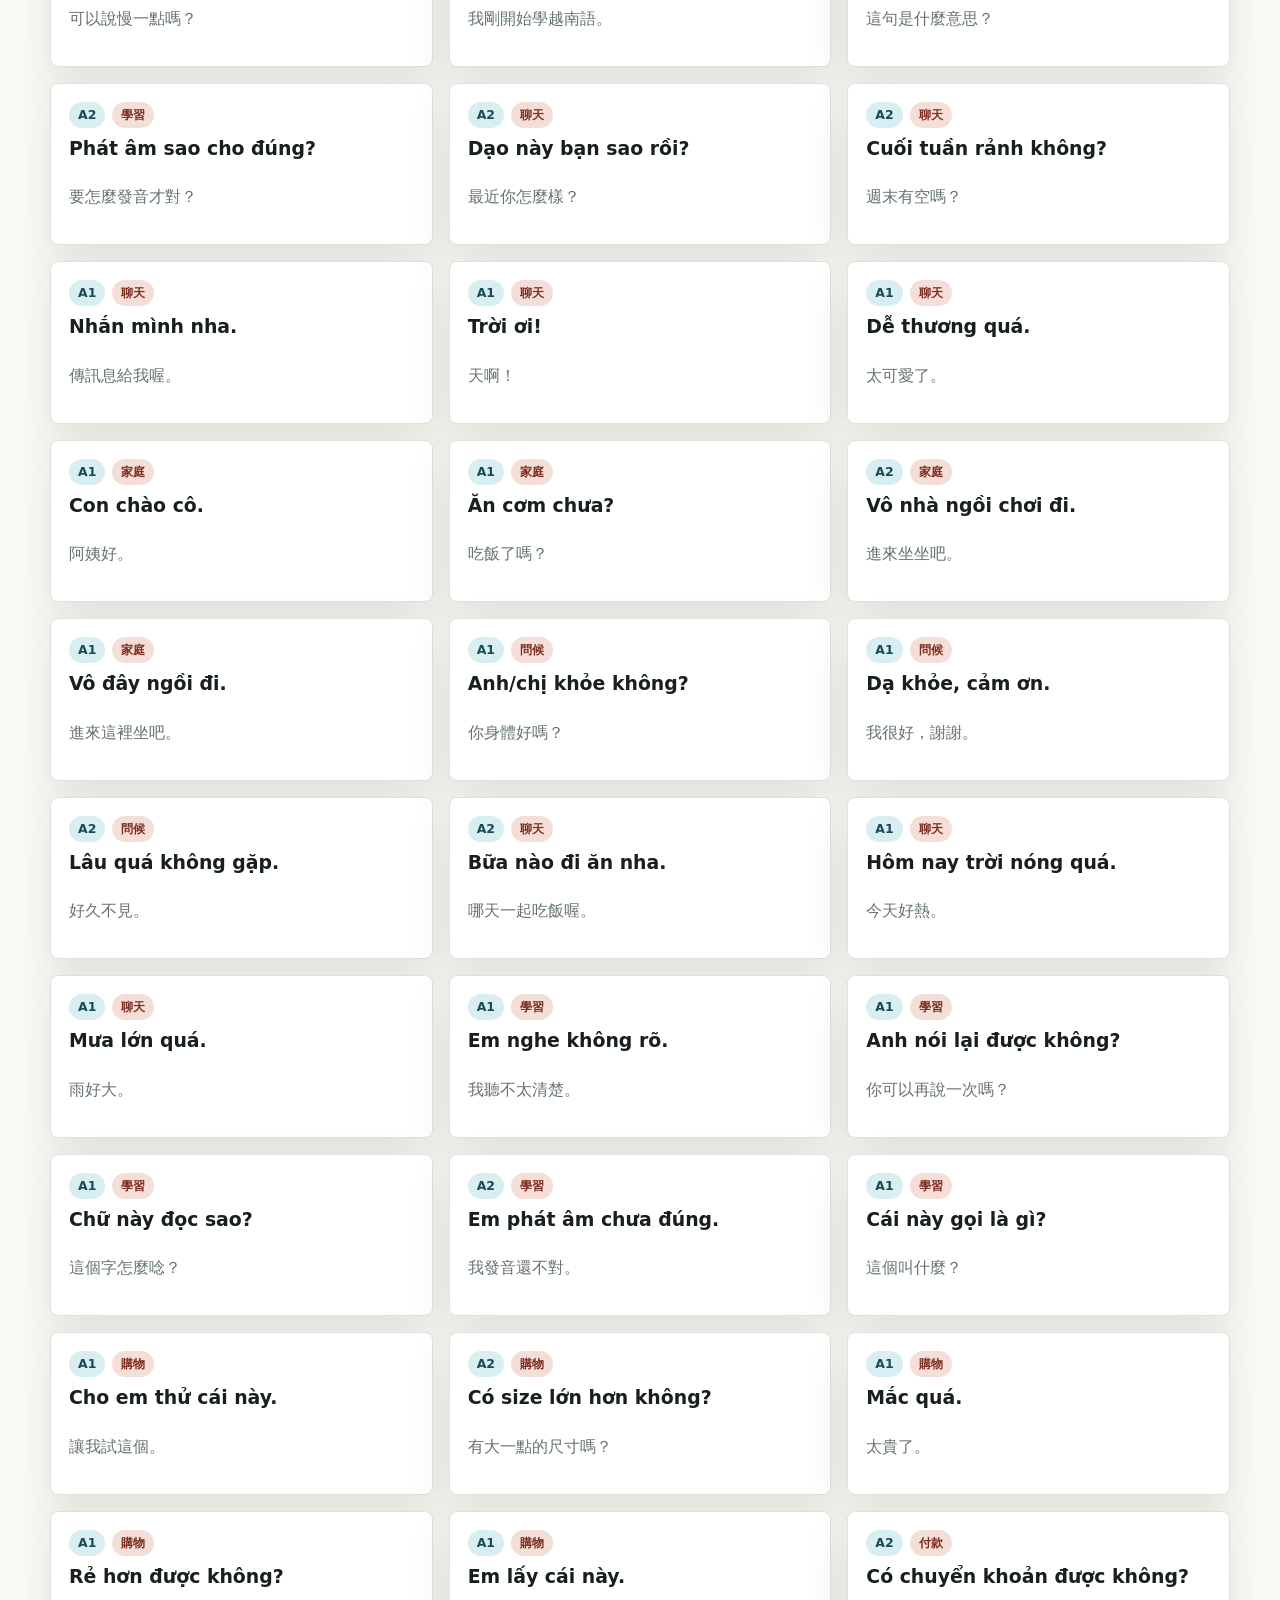
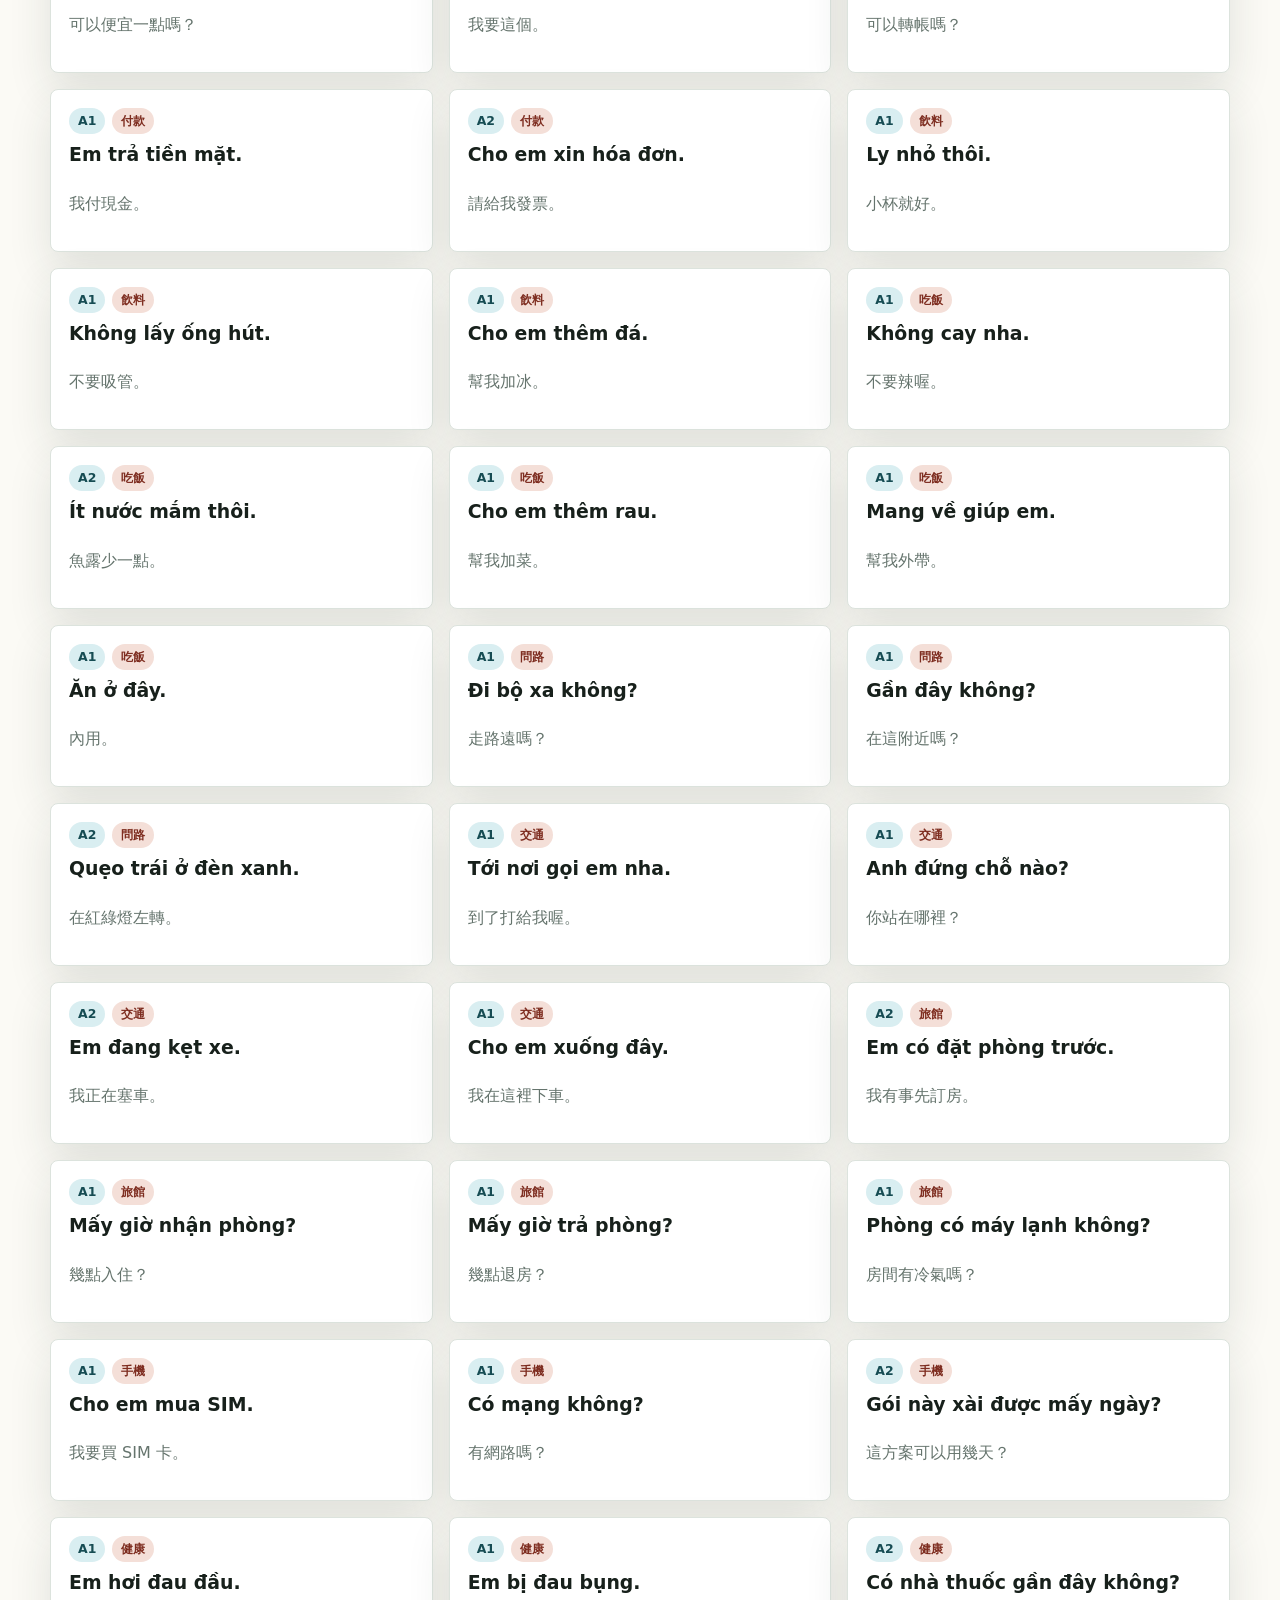
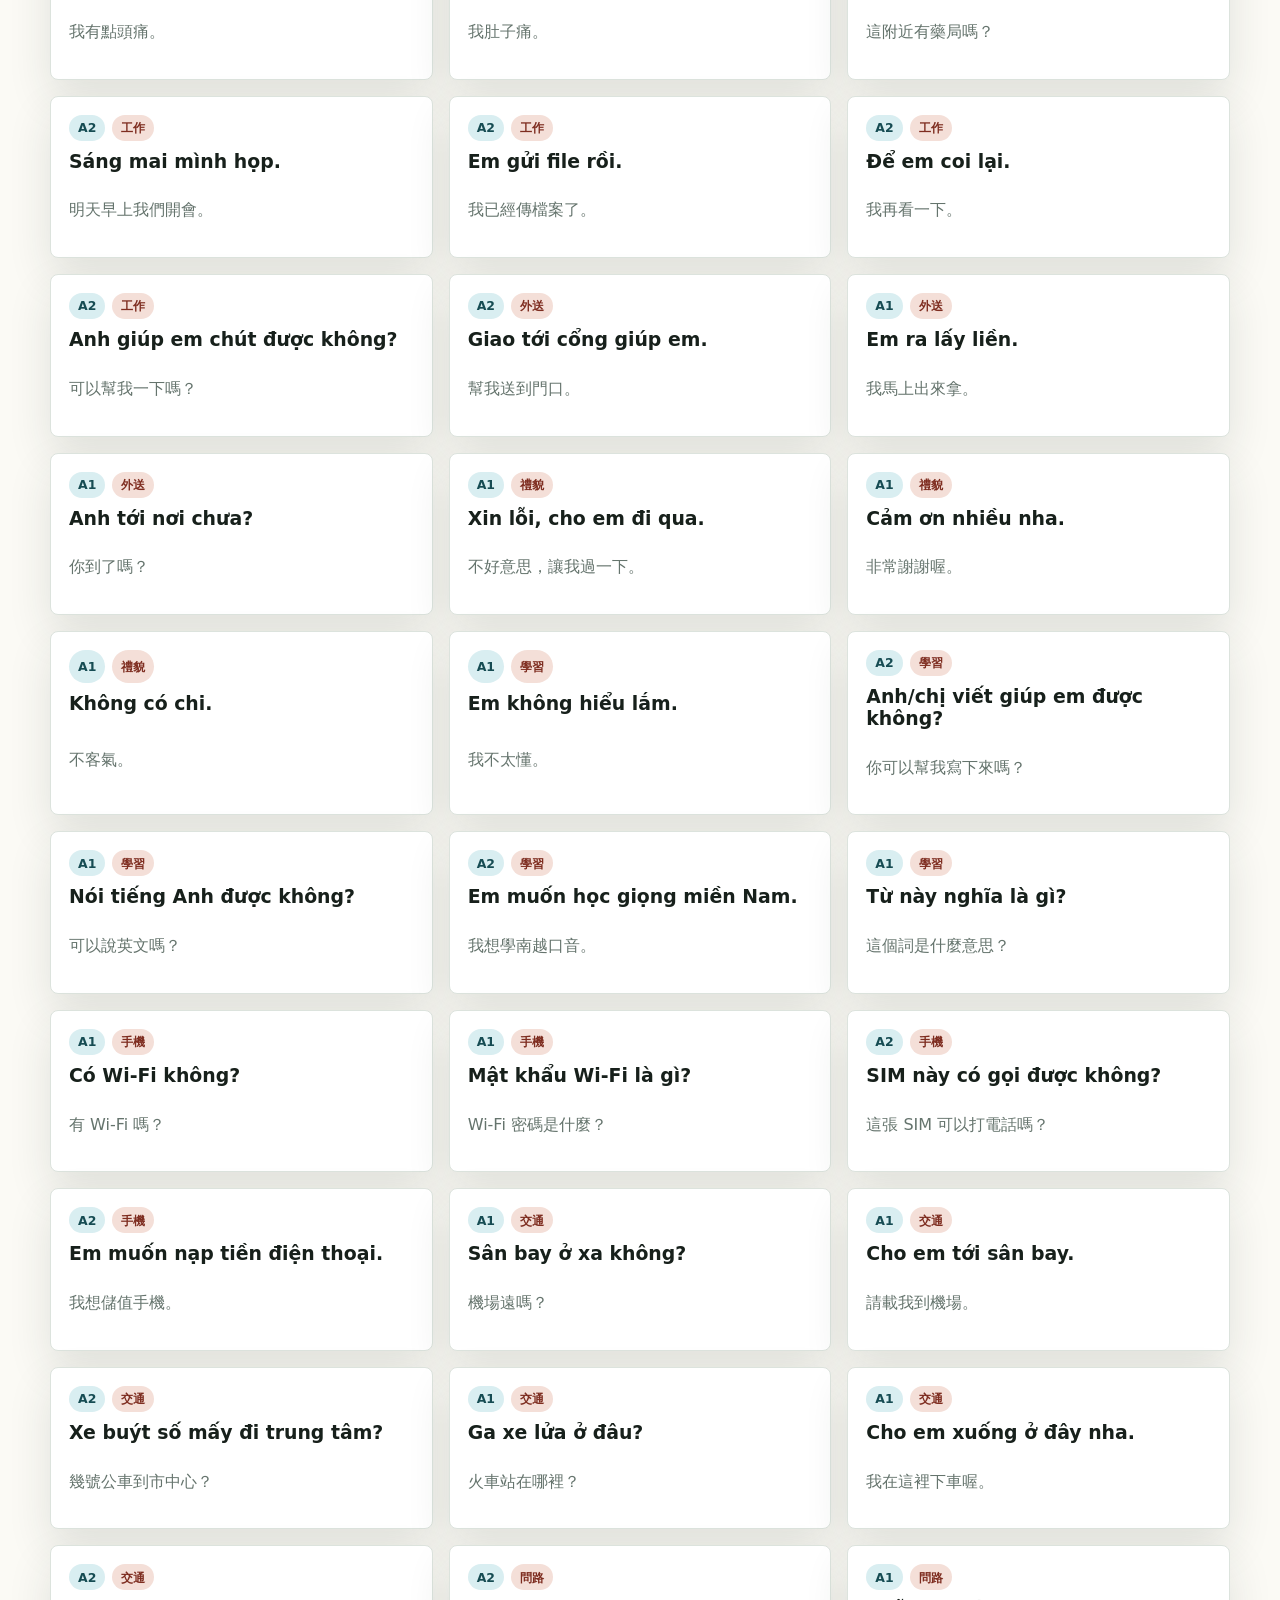
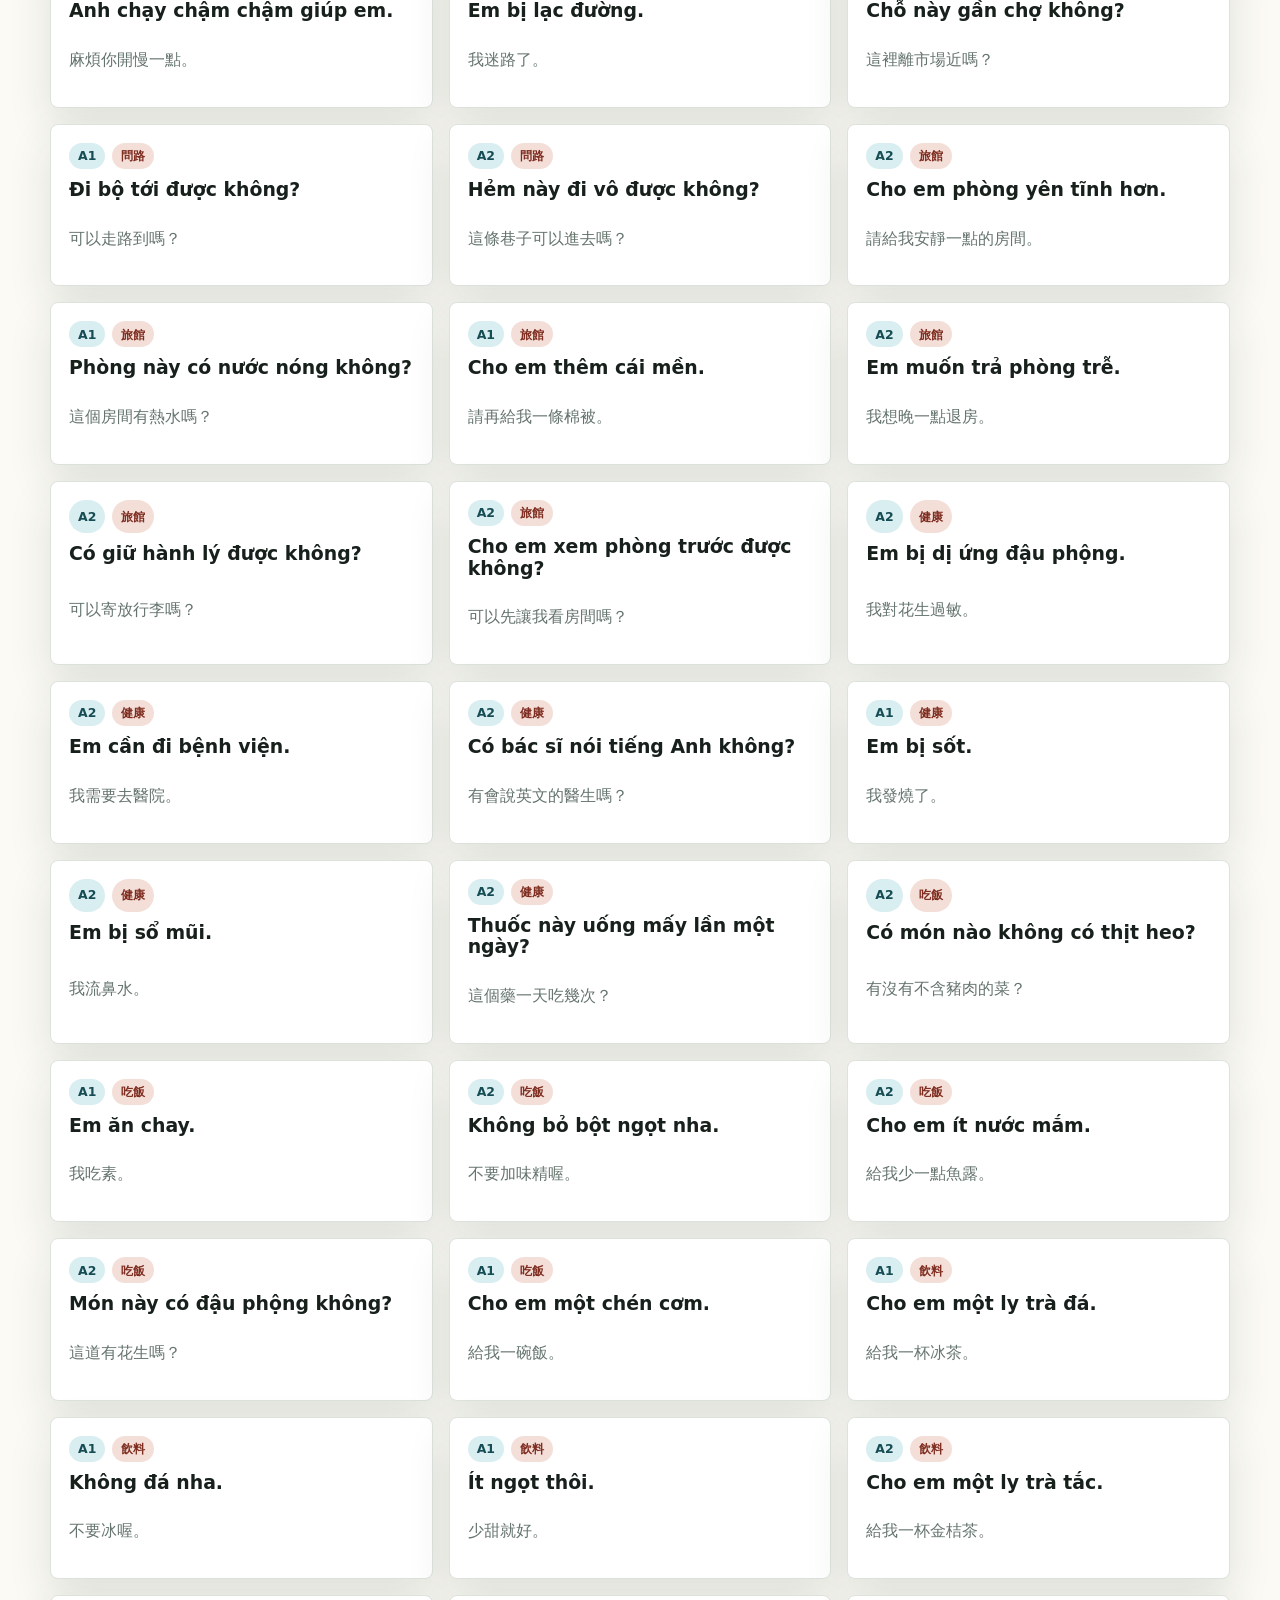
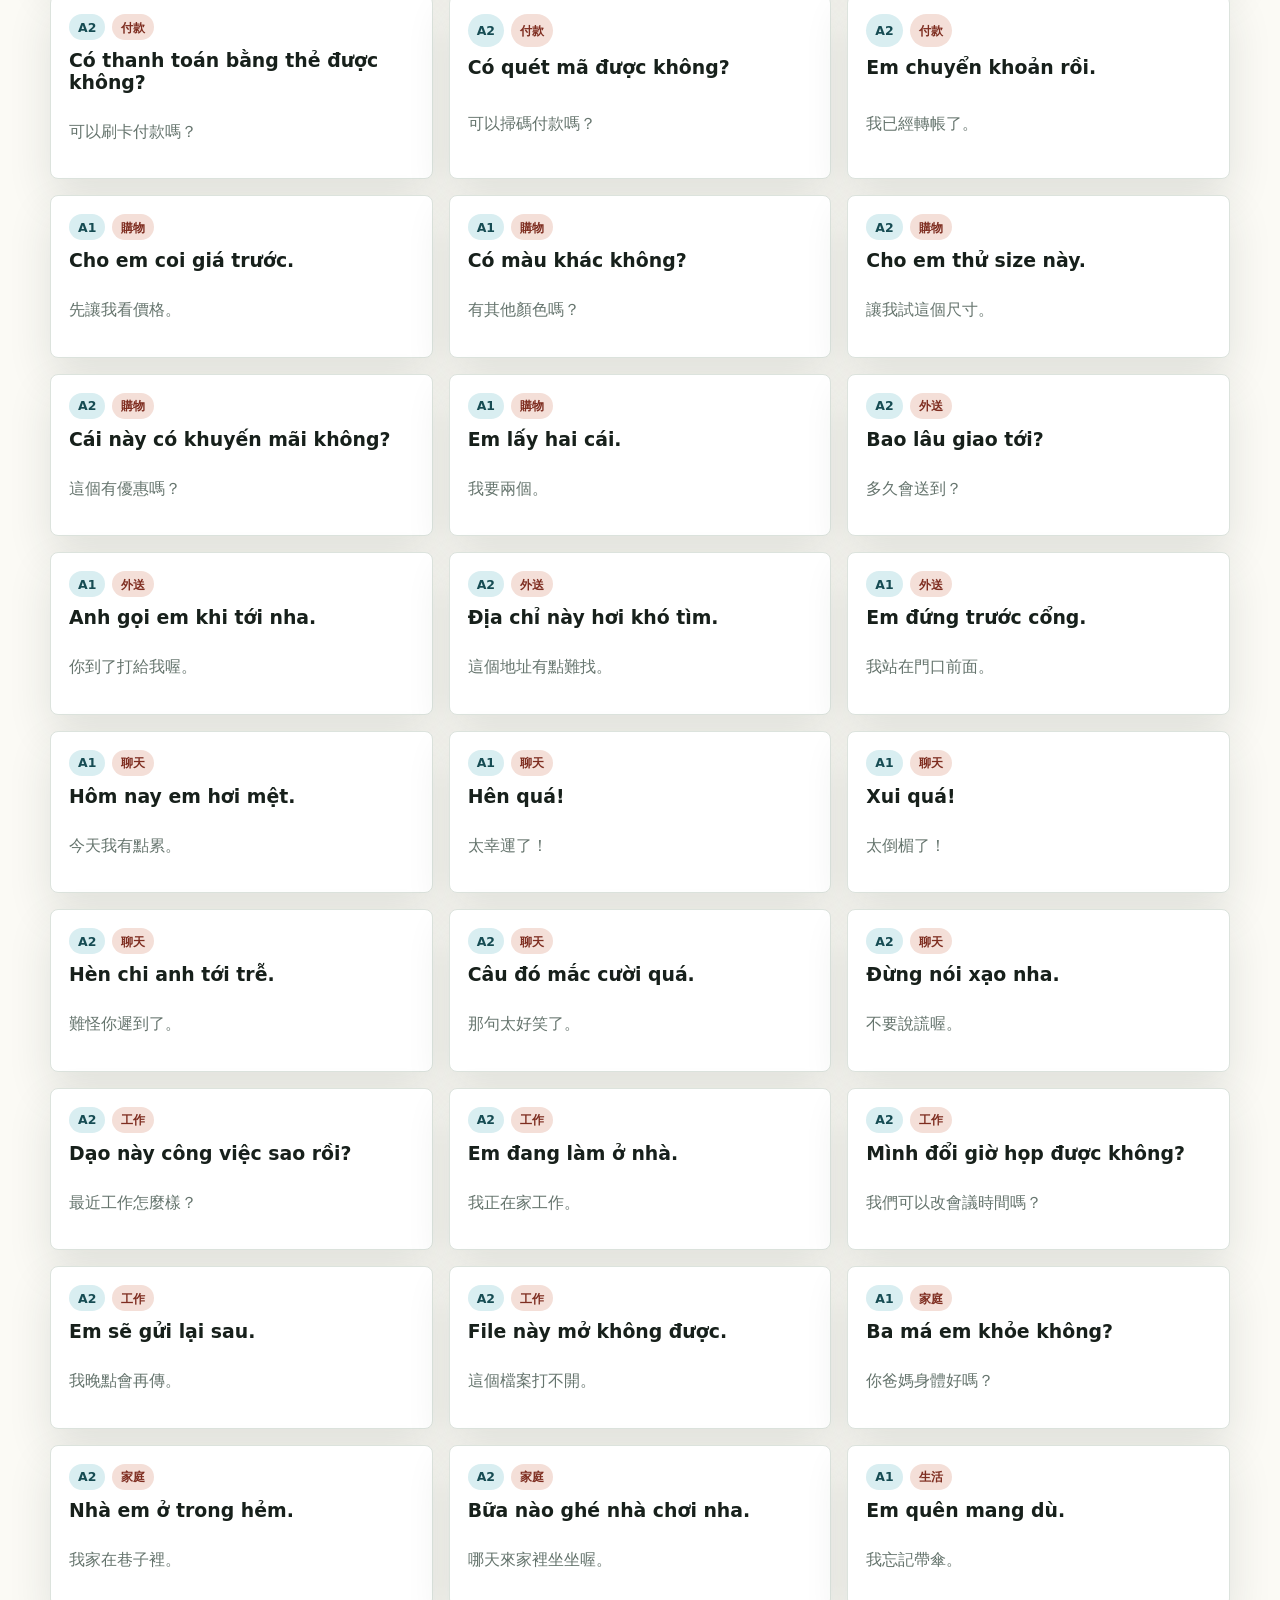
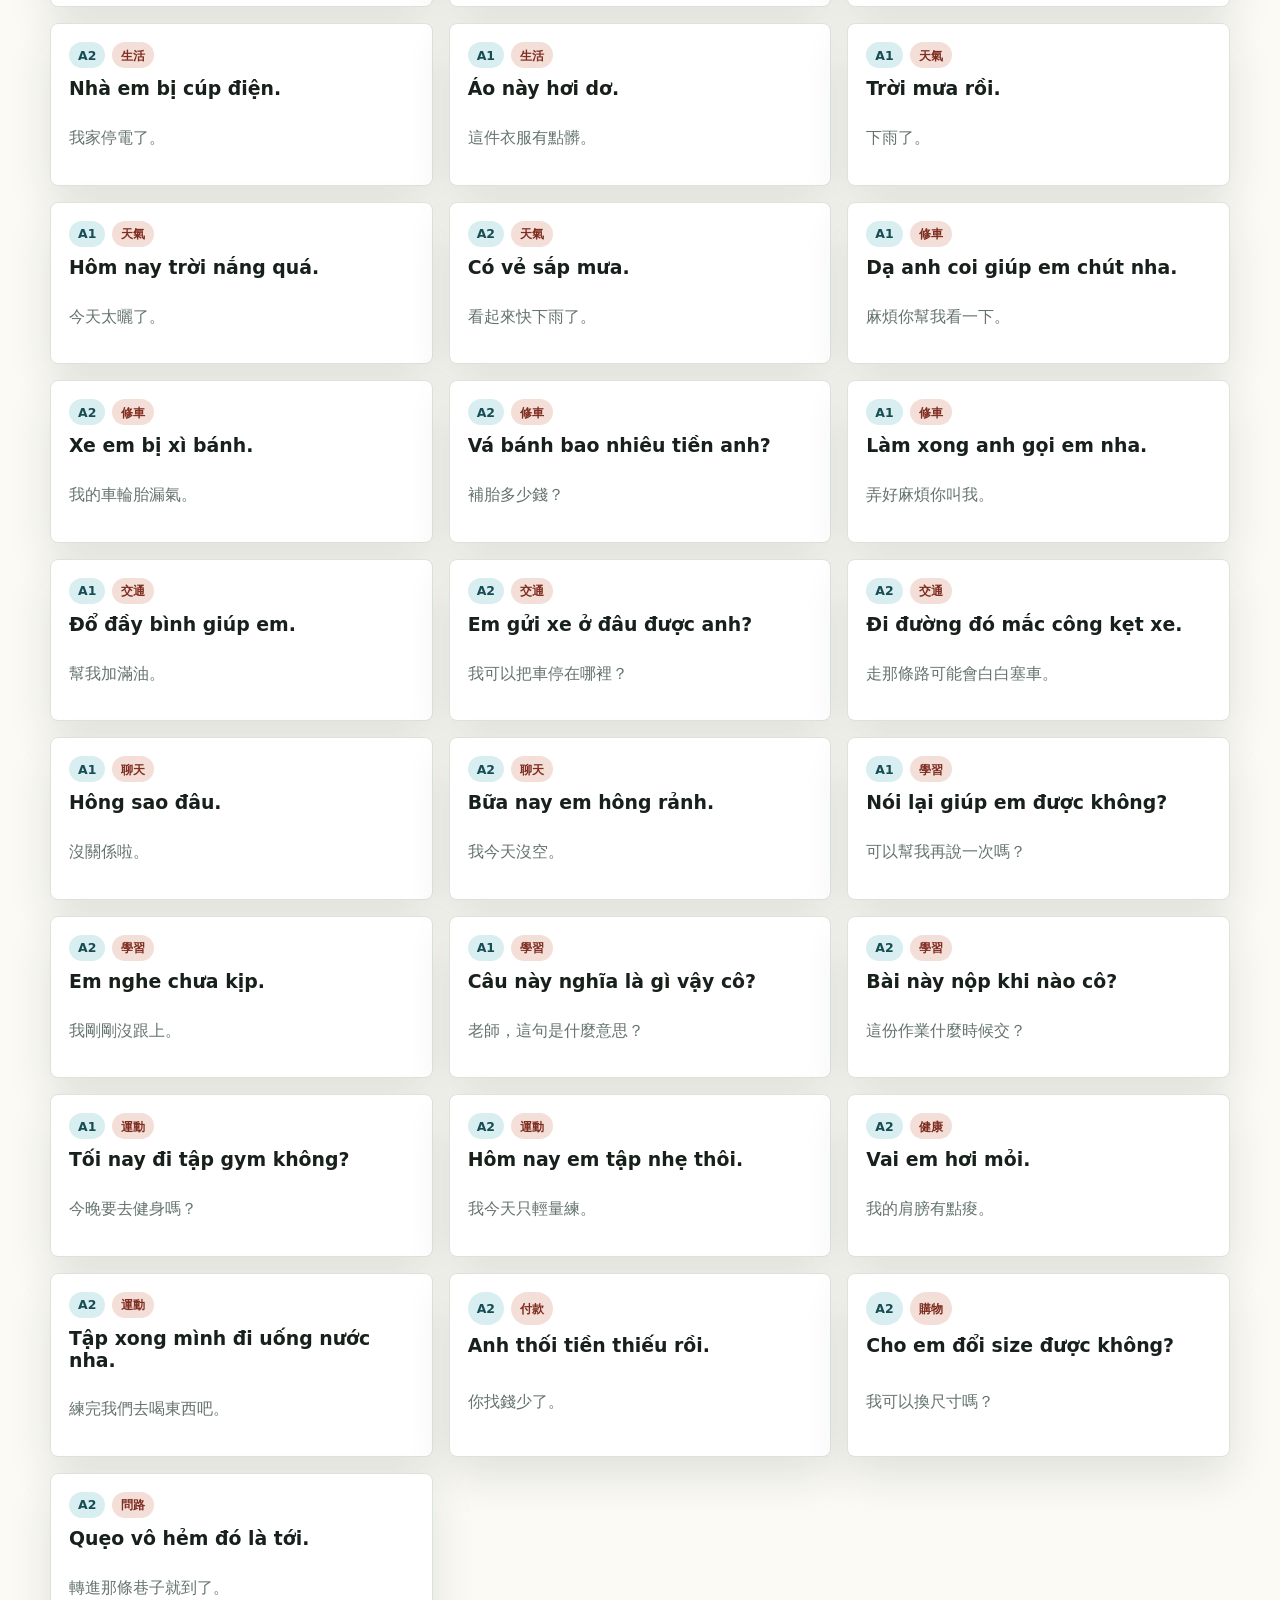
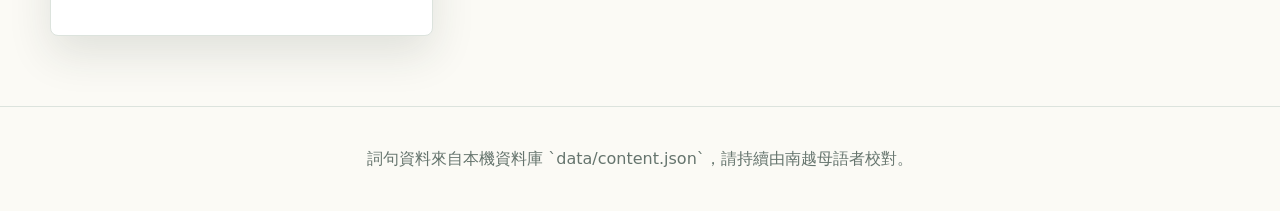
<file: phrases.html>
<!doctype html>
<html lang="zh-Hant">
  <head>
    <meta charset="utf-8" />
    <meta name="viewport" content="width=device-width, initial-scale=1" />
    <title>詞句資料庫 | 南越語學習工作台</title>
    <link rel="stylesheet" href="styles.css" />
  </head>
  <body>
    <nav class="topbar" aria-label="主選單">
      <a class="brand" href="index.html#home" aria-label="回首頁">
        <span class="brand__mark">SV</span>
        <span>南越語學習工作台</span>
      </a>
      <div class="topbar__links">
        <a href="index.html#home">首頁</a>
        <a href="index.html#southern-reader">南越發音</a>
        <details class="nav-group">
          <summary>學習</summary>
          <div class="nav-menu">
            <a href="index.html#pronunciation">發音基礎</a>
            <a href="index.html#dialogues">對話課</a>
            <a href="index.html#grammar">文法</a>
            <a href="pronouns.html">稱謂教練</a>
          </div>
        </details>
        <details class="nav-group">
          <summary>資料</summary>
          <div class="nav-menu">
            <a href="vocabulary.html">單詞</a>
            <a class="is-active" href="phrases.html">詞句</a>
            <a href="articles.html">文章</a>
            <a href="map.html">地圖</a>
          </div>
        </details>
        <details class="nav-group">
          <summary>工具</summary>
          <div class="nav-menu">
            <a href="mistakes.html">錯誤雷達</a>
            <a href="review.html">複習箱</a>
            <a href="index.html#rag">RAG 問答</a>
            <a href="index.html#audio">音檔</a>
            <a href="index.html#sources">來源</a>
          </div>
        </details>
      </div>
    </nav>

    <main>
      <section class="section page-hero">
        <p class="eyebrow">Phrase Library</p>
        <h1 class="page-title">詞句資料庫</h1>
        <p>可用於生活情境的南越詞句。狀態標籤會提醒哪些仍需要真人南越音檔或母語者校對。</p>
      </section>
      <section class="section section--tight">
        <div class="toolbar">
          <label class="search">
            <span>搜尋</span>
            <input id="searchInput" type="search" placeholder="越文、中文、主題、狀態..." />
          </label>
          <div class="filter-group" id="tagFilters" aria-label="主題篩選"></div>
        </div>
        <div class="phrase-grid" id="phraseGrid"></div>
      </section>
    </main>

    <footer class="footer">
      <p>詞句資料來自本機資料庫 `data/content.json`，請持續由南越母語者校對。</p>
    </footer>

    <script src="app.js"></script>
  </body>
</html>
</file>
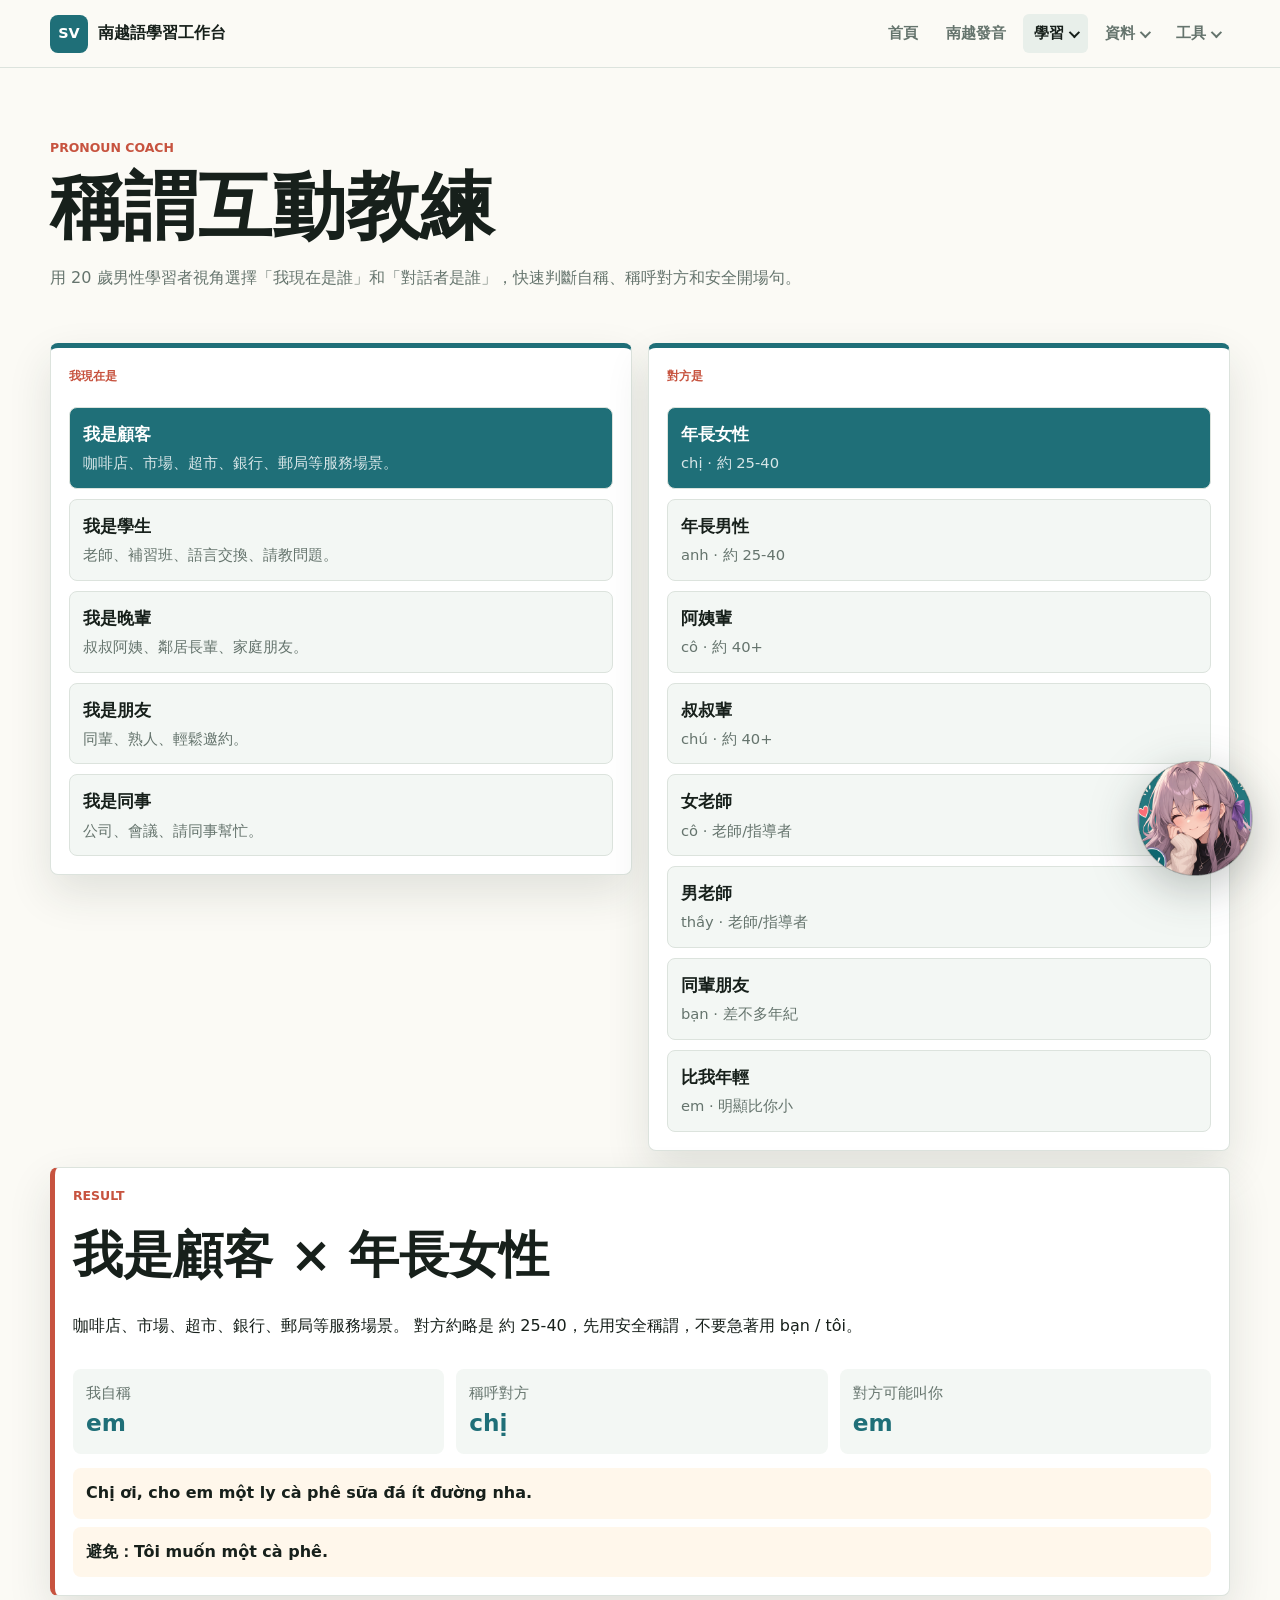
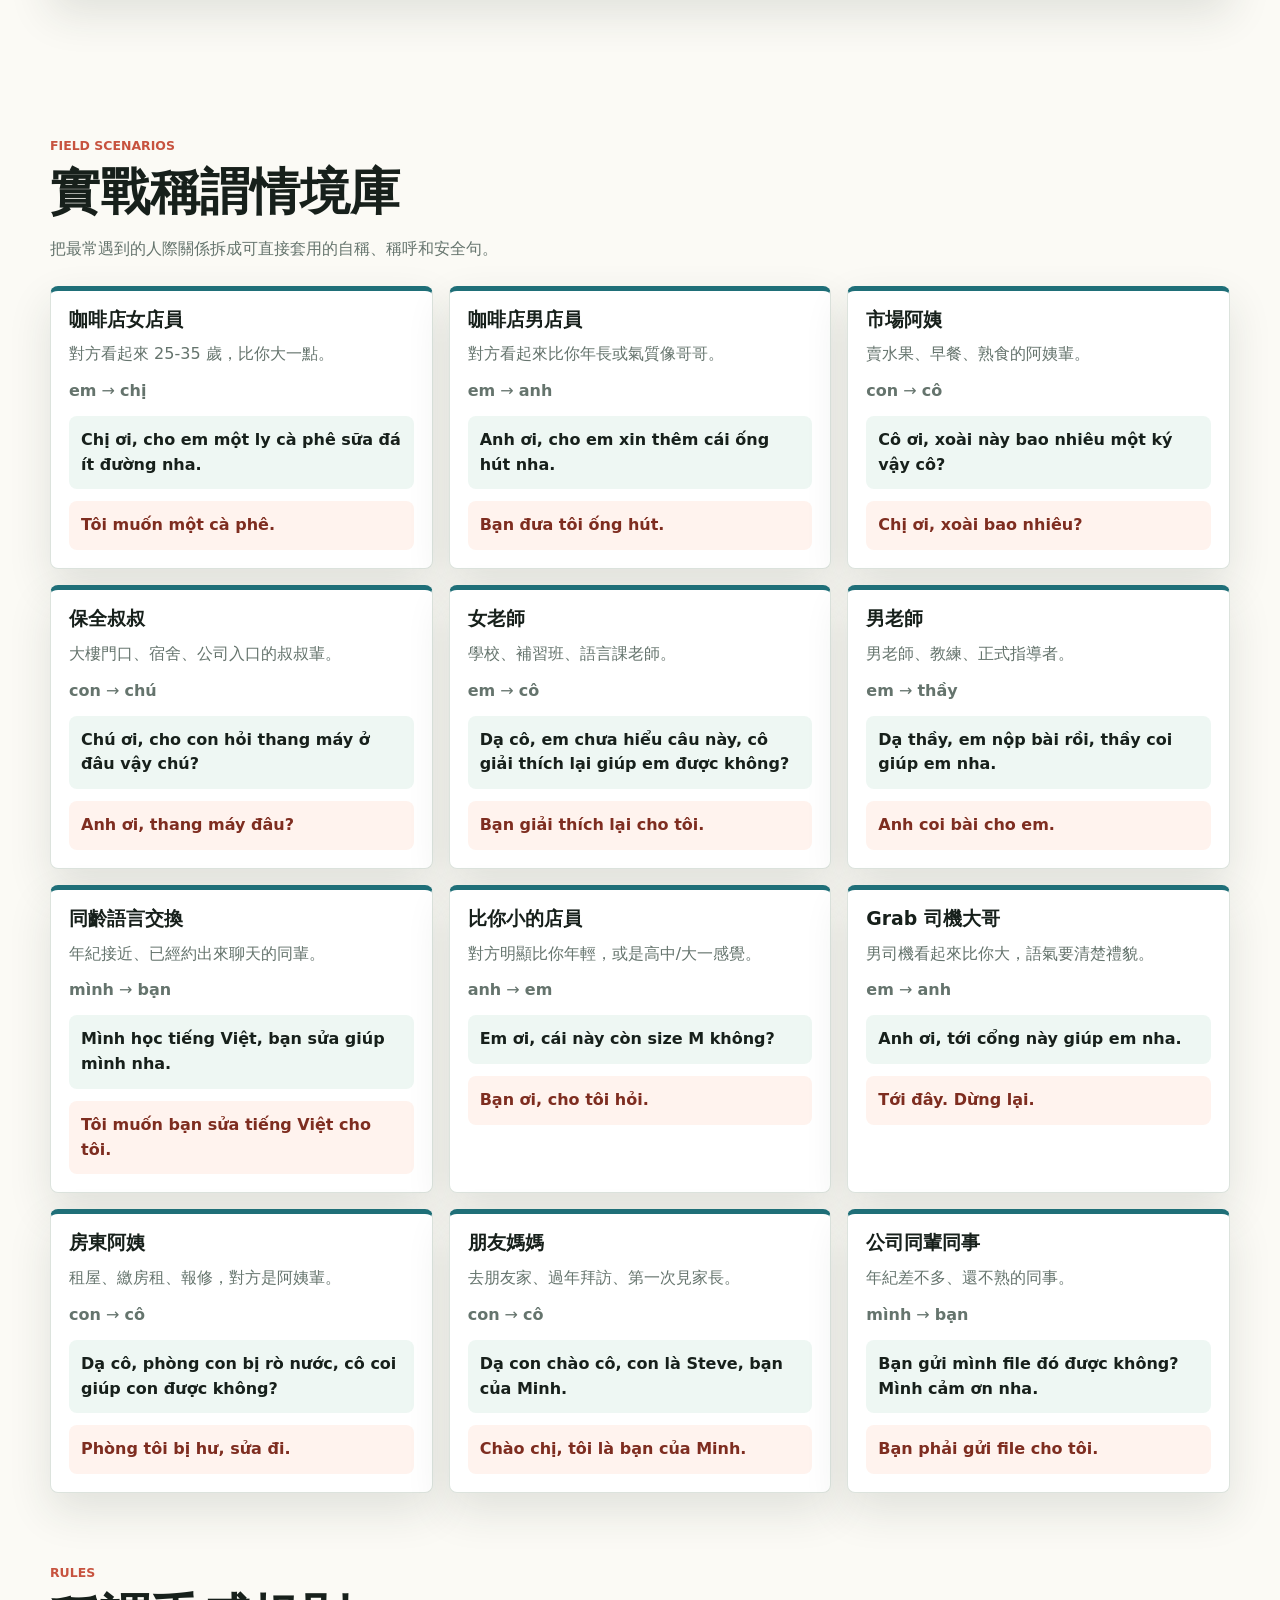
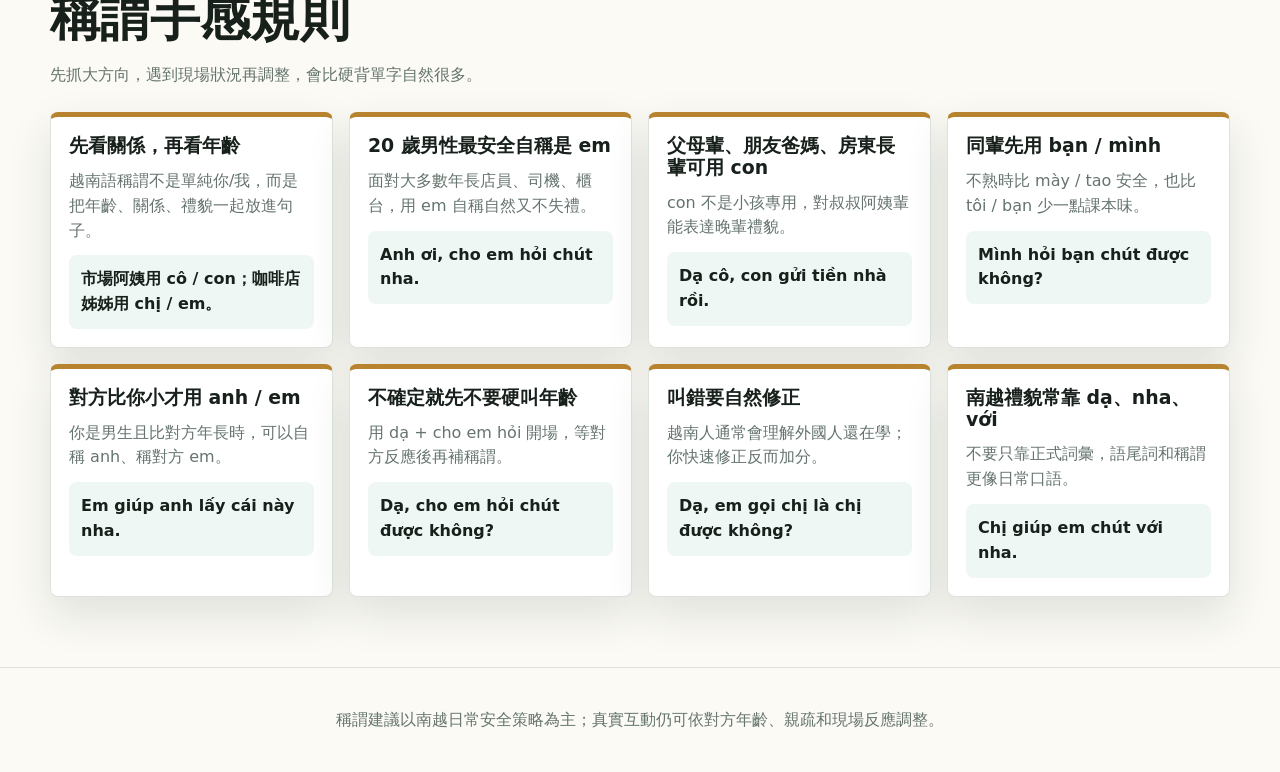
<file: pronouns.html>
<!doctype html>
<html lang="zh-Hant">
  <head>
    <meta charset="utf-8" />
    <meta name="viewport" content="width=device-width, initial-scale=1" />
    <title>稱謂互動教練 | 南越語學習工作台</title>
    <link rel="stylesheet" href="styles.css" />
  </head>
  <body>
    <nav class="topbar" aria-label="主選單">
      <a class="brand" href="index.html#home" aria-label="回首頁">
        <span class="brand__mark">SV</span>
        <span>南越語學習工作台</span>
      </a>
      <div class="topbar__links">
        <a href="index.html#home">首頁</a>
        <a href="index.html#southern-reader">南越發音</a>
        <details class="nav-group">
          <summary>學習</summary>
          <div class="nav-menu">
            <a href="index.html#pronunciation">發音基礎</a>
            <a href="index.html#dialogues">對話課</a>
            <a href="index.html#grammar">文法</a>
            <a class="is-active" href="pronouns.html">稱謂教練</a>
          </div>
        </details>
        <details class="nav-group">
          <summary>資料</summary>
          <div class="nav-menu">
            <a href="vocabulary.html">單詞</a>
            <a href="phrases.html">詞句</a>
            <a href="articles.html">文章</a>
            <a href="map.html">地圖</a>
          </div>
        </details>
        <details class="nav-group">
          <summary>工具</summary>
          <div class="nav-menu">
            <a href="mistakes.html">錯誤雷達</a>
            <a href="review.html">複習箱</a>
            <a href="index.html#rag">RAG 問答</a>
            <a href="index.html#audio">音檔</a>
            <a href="index.html#sources">來源</a>
          </div>
        </details>
      </div>
    </nav>

    <main>
      <section class="section page-hero">
        <p class="eyebrow">Pronoun Coach</p>
        <h1 class="page-title">稱謂互動教練</h1>
        <p>用 20 歲男性學習者視角選擇「我現在是誰」和「對話者是誰」，快速判斷自稱、稱呼對方和安全開場句。</p>
      </section>
      <section class="section section--tight">
        <div id="pronounCoach"></div>
      </section>
      <section class="section">
        <div class="section__head">
          <p class="eyebrow">Field Scenarios</p>
          <h2>實戰稱謂情境庫</h2>
          <p>把最常遇到的人際關係拆成可直接套用的自稱、稱呼和安全句。</p>
        </div>
        <div class="field-grid" id="pronounScenarioGrid"></div>
      </section>
      <section class="section section--tight">
        <div class="section__head">
          <p class="eyebrow">Rules</p>
          <h2>稱謂手感規則</h2>
          <p>先抓大方向，遇到現場狀況再調整，會比硬背單字自然很多。</p>
        </div>
        <div class="field-grid field-grid--compact" id="pronounRuleGrid"></div>
      </section>
    </main>

    <footer class="footer">
      <p>稱謂建議以南越日常安全策略為主；真實互動仍可依對方年齡、親疏和現場反應調整。</p>
    </footer>

    <script src="app.js"></script>
  </body>
</html>
</file>
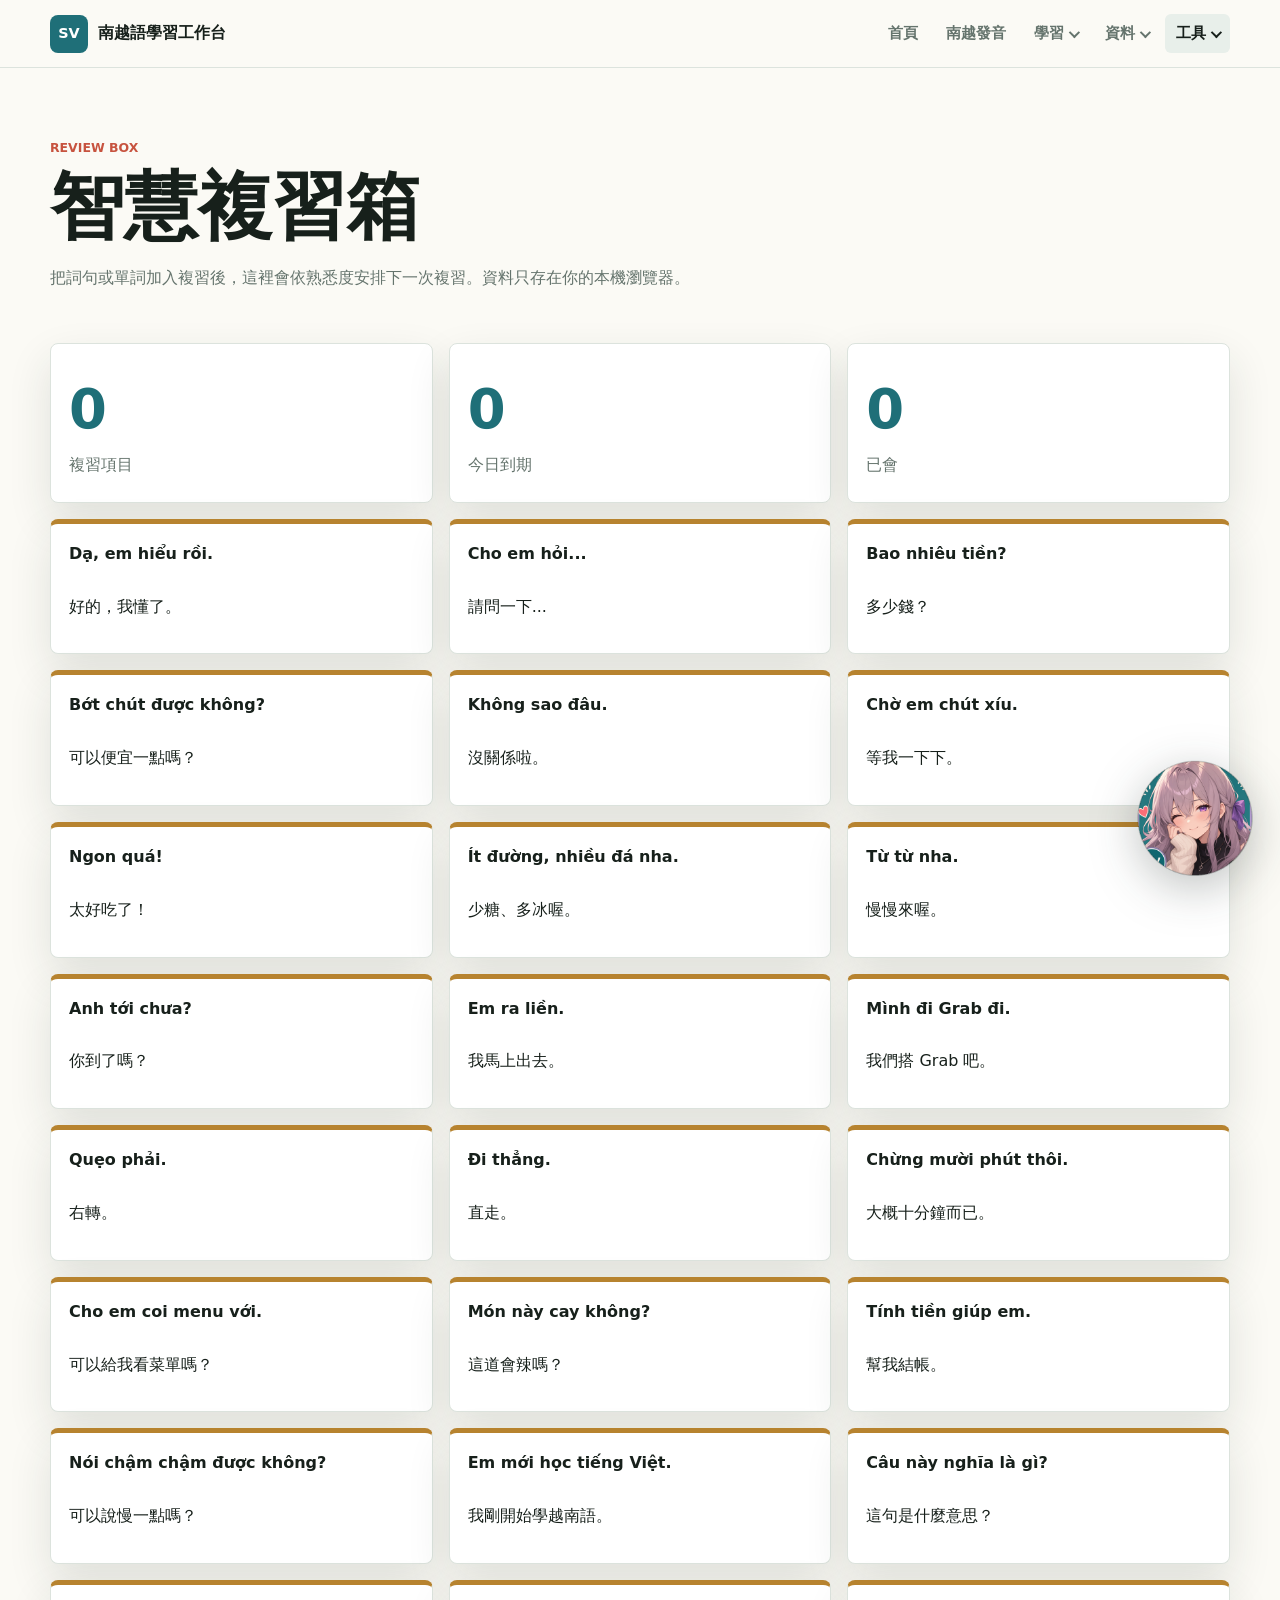
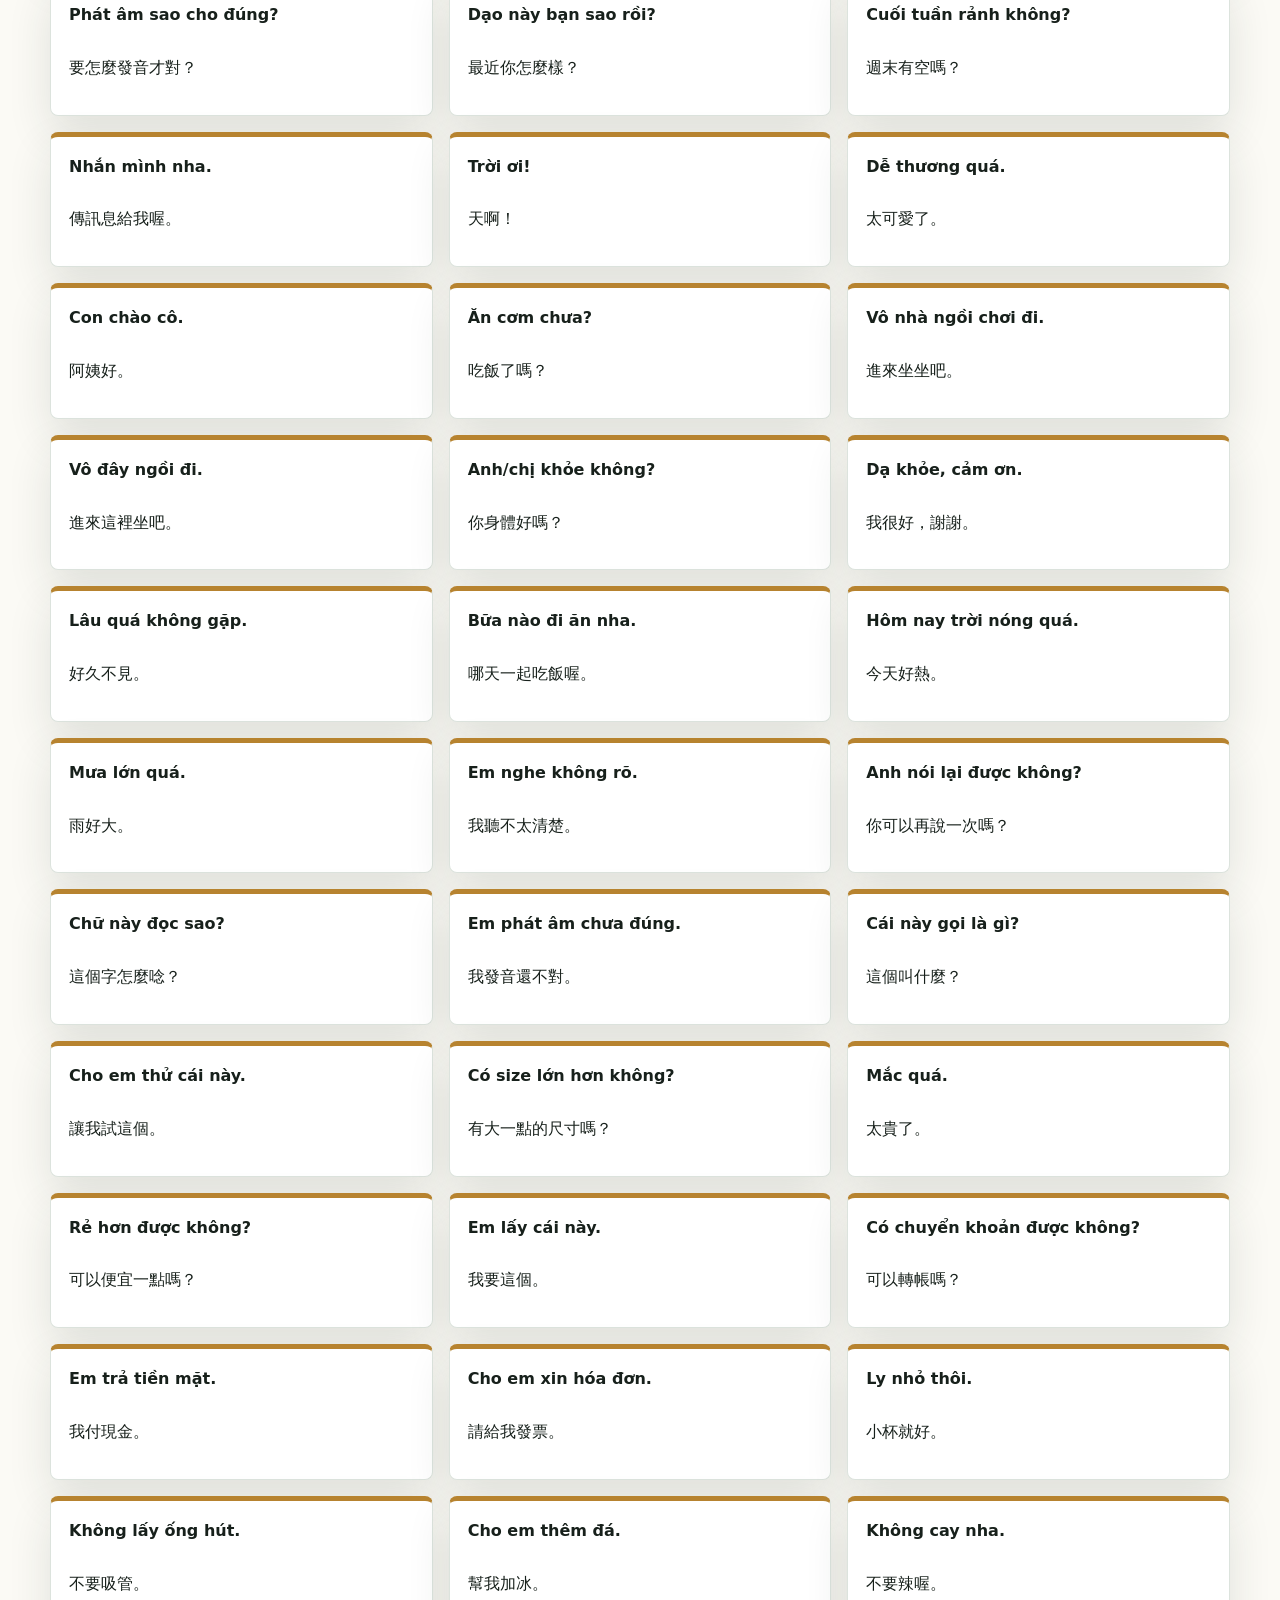
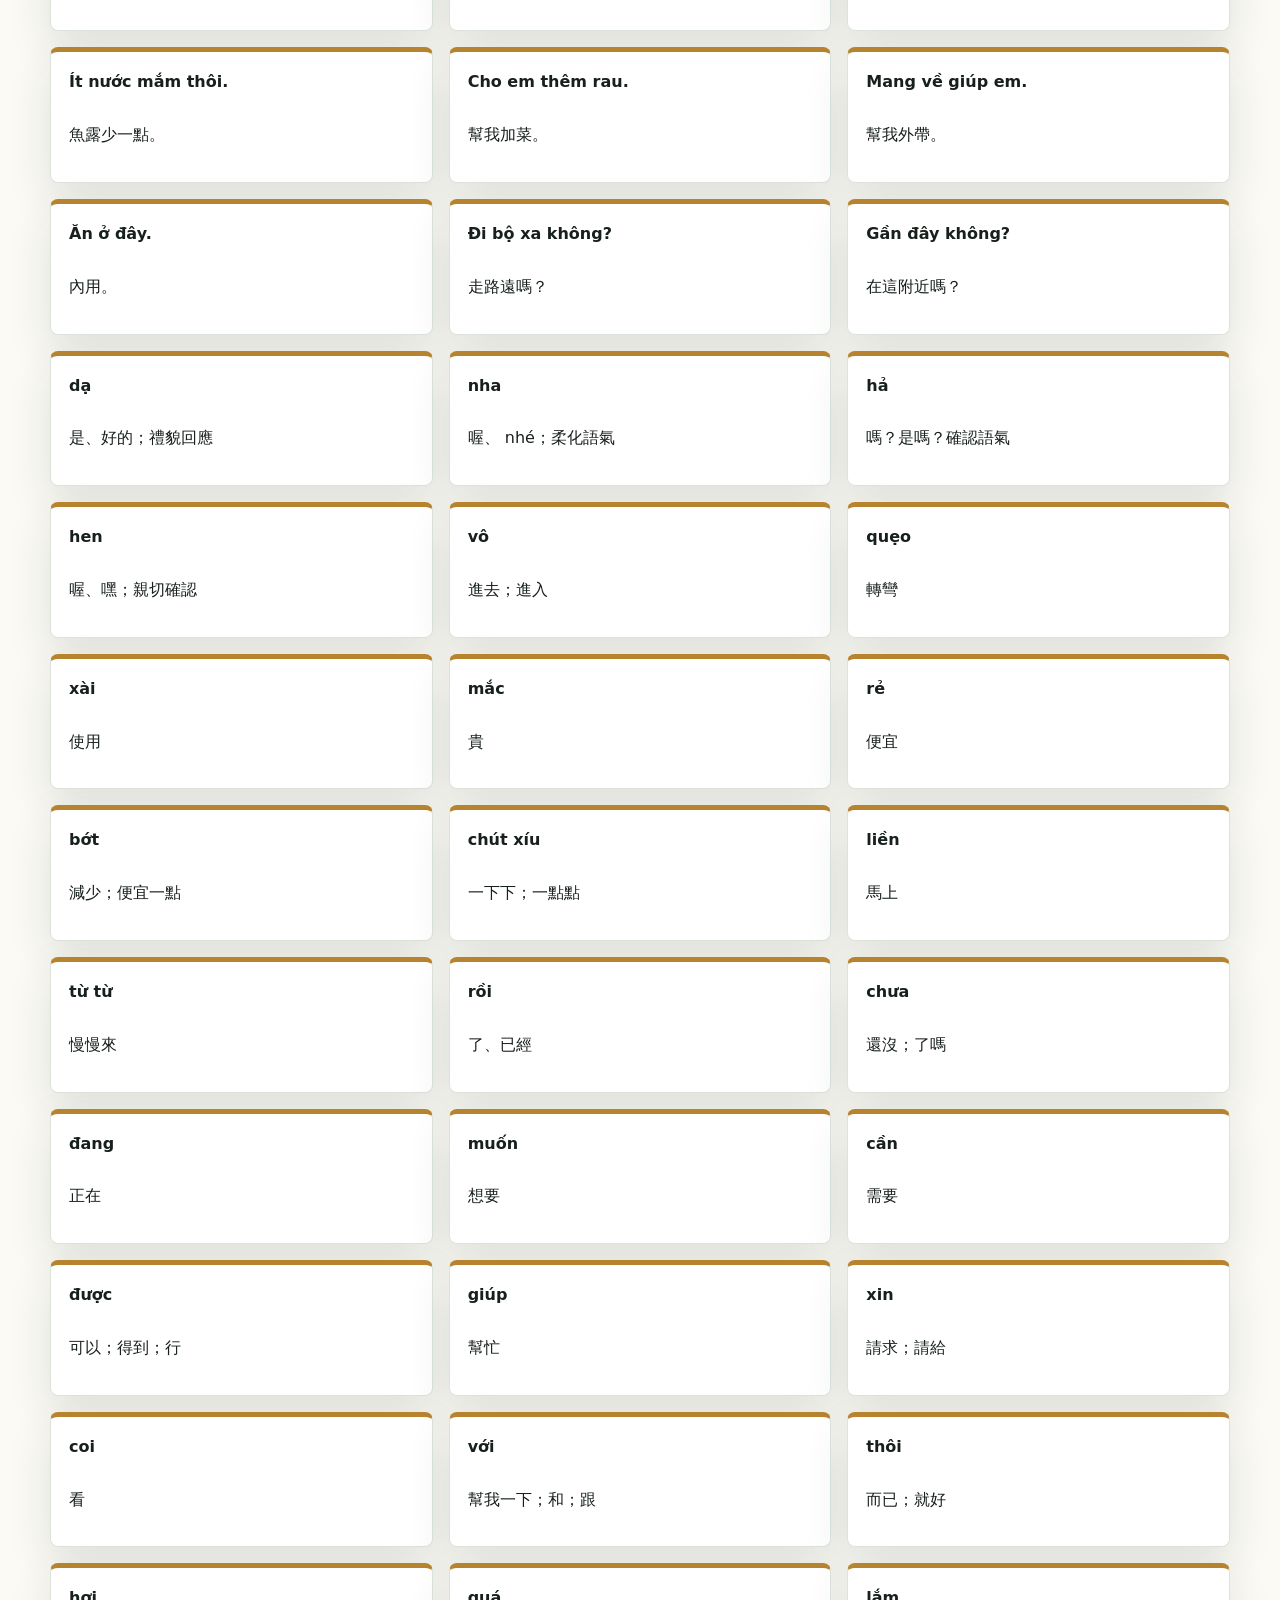
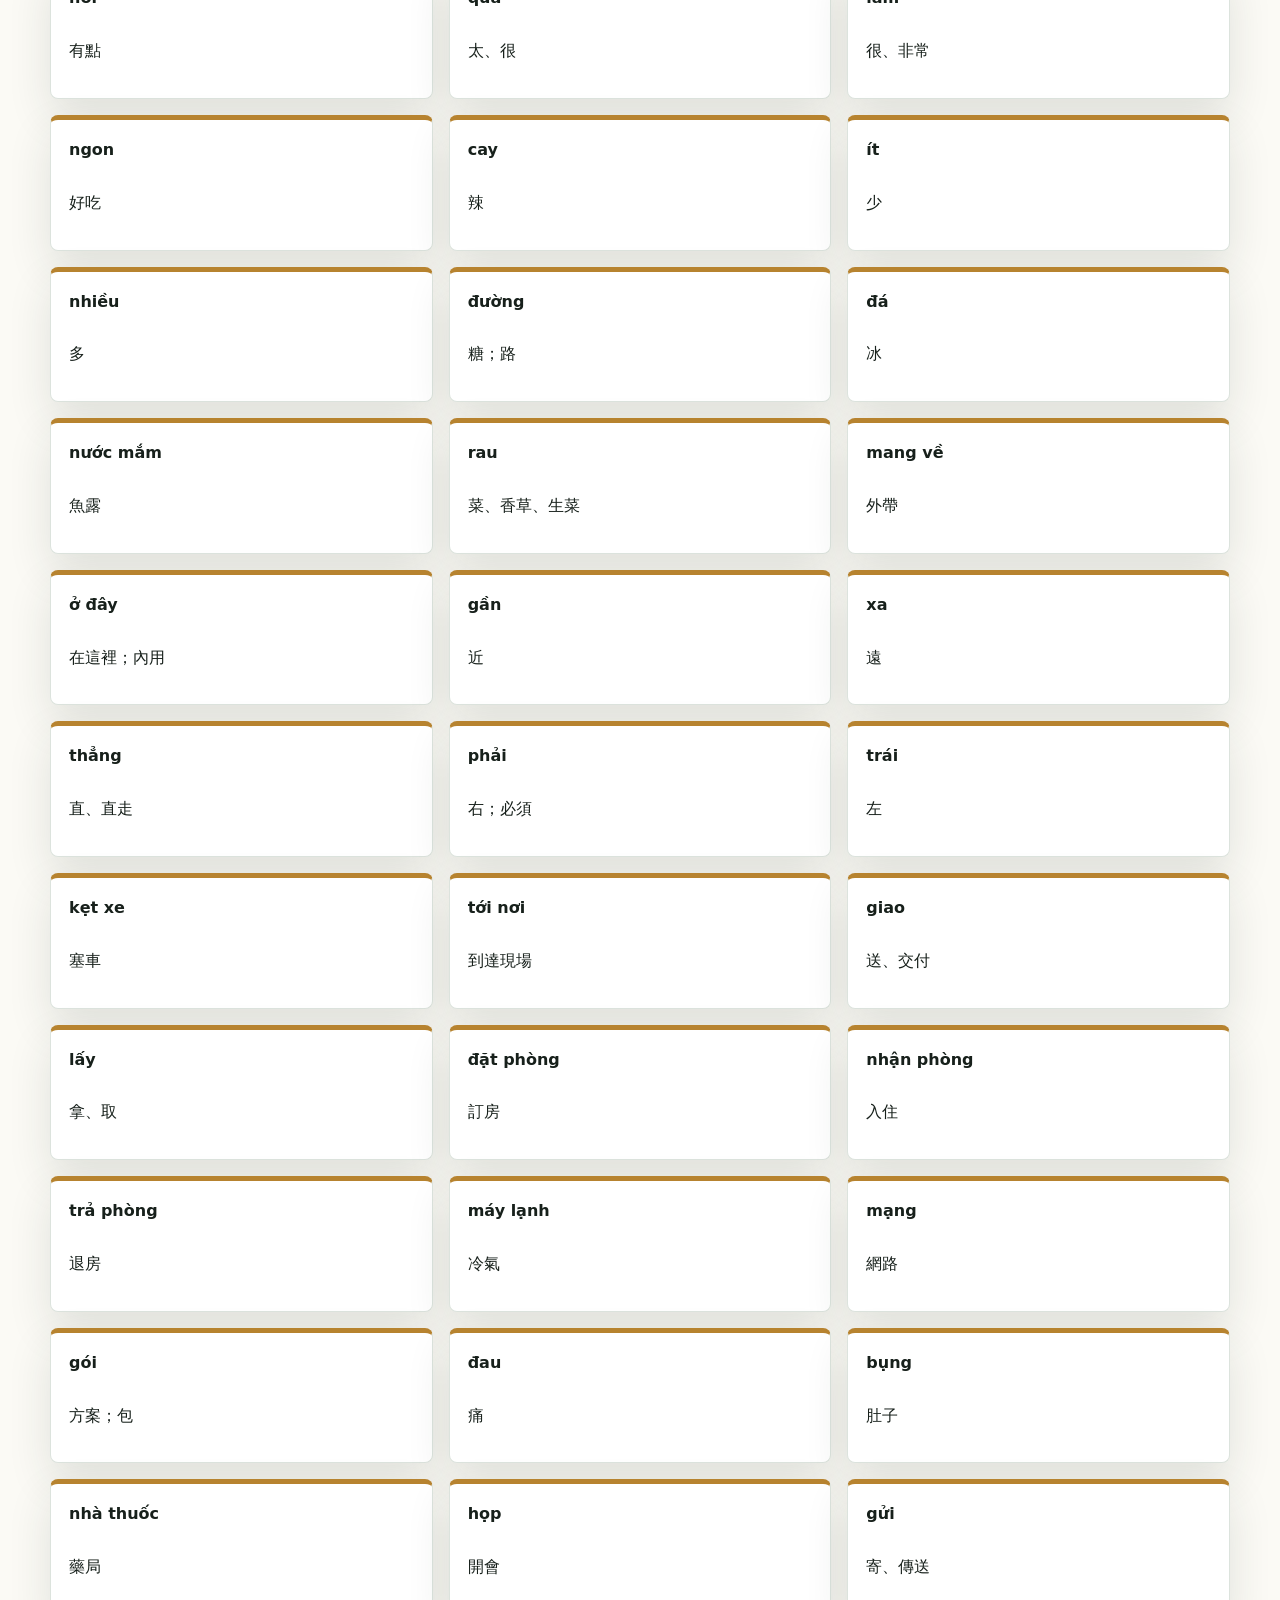
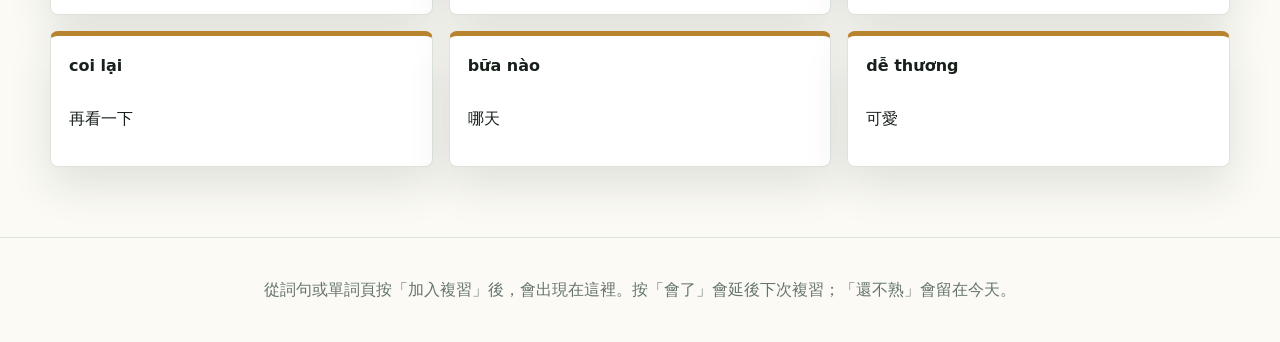
<file: review.html>
<!doctype html>
<html lang="zh-Hant">
  <head>
    <meta charset="utf-8" />
    <meta name="viewport" content="width=device-width, initial-scale=1" />
    <title>智慧複習箱 | 南越語學習工作台</title>
    <link rel="stylesheet" href="styles.css" />
  </head>
  <body>
    <nav class="topbar" aria-label="主選單">
      <a class="brand" href="index.html#home" aria-label="回首頁">
        <span class="brand__mark">SV</span>
        <span>南越語學習工作台</span>
      </a>
      <div class="topbar__links">
        <a href="index.html#home">首頁</a>
        <a href="index.html#southern-reader">南越發音</a>
        <details class="nav-group">
          <summary>學習</summary>
          <div class="nav-menu">
            <a href="index.html#pronunciation">發音基礎</a>
            <a href="index.html#dialogues">對話課</a>
            <a href="index.html#grammar">文法</a>
            <a href="pronouns.html">稱謂教練</a>
          </div>
        </details>
        <details class="nav-group">
          <summary>資料</summary>
          <div class="nav-menu">
            <a href="vocabulary.html">單詞</a>
            <a href="phrases.html">詞句</a>
            <a href="articles.html">文章</a>
            <a href="map.html">地圖</a>
          </div>
        </details>
        <details class="nav-group">
          <summary>工具</summary>
          <div class="nav-menu">
            <a href="mistakes.html">錯誤雷達</a>
            <a class="is-active" href="review.html">複習箱</a>
            <a href="index.html#rag">RAG 問答</a>
            <a href="index.html#audio">音檔</a>
            <a href="index.html#sources">來源</a>
          </div>
        </details>
      </div>
    </nav>

    <main>
      <section class="section page-hero">
        <p class="eyebrow">Review Box</p>
        <h1 class="page-title">智慧複習箱</h1>
        <p>把詞句或單詞加入複習後，這裡會依熟悉度安排下一次複習。資料只存在你的本機瀏覽器。</p>
      </section>
      <section class="section section--tight">
        <div class="review-stats">
          <article class="panel stat-panel">
            <span class="stat" id="reviewTotalCount">0</span>
            <span class="stat-label">複習項目</span>
          </article>
          <article class="panel stat-panel">
            <span class="stat" id="reviewDueCount">0</span>
            <span class="stat-label">今日到期</span>
          </article>
          <article class="panel stat-panel">
            <span class="stat" id="reviewKnownCount">0</span>
            <span class="stat-label">已會</span>
          </article>
        </div>
        <div class="review-grid" id="reviewGrid"></div>
      </section>
    </main>

    <footer class="footer">
      <p>從詞句或單詞頁按「加入複習」後，會出現在這裡。按「會了」會延後下次複習；「還不熟」會留在今天。</p>
    </footer>

    <script src="app.js"></script>
  </body>
</html>
</file>
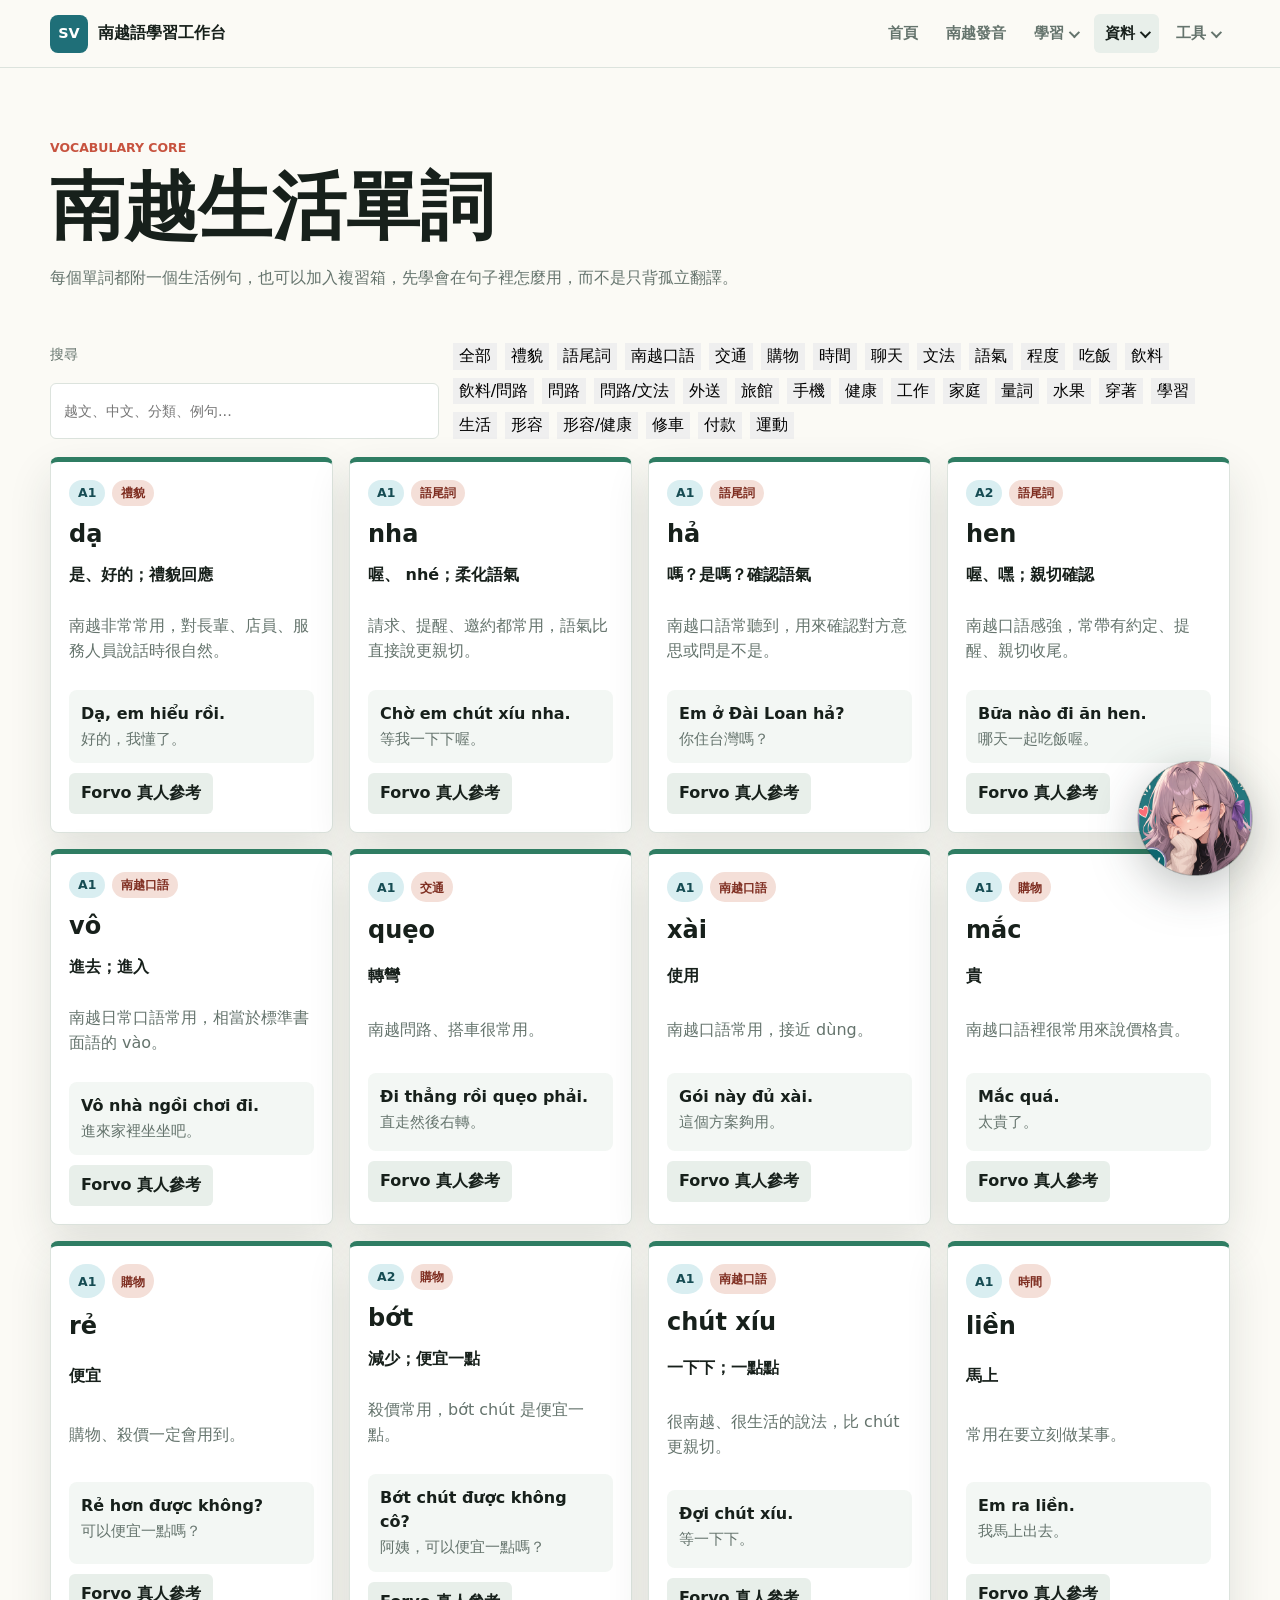
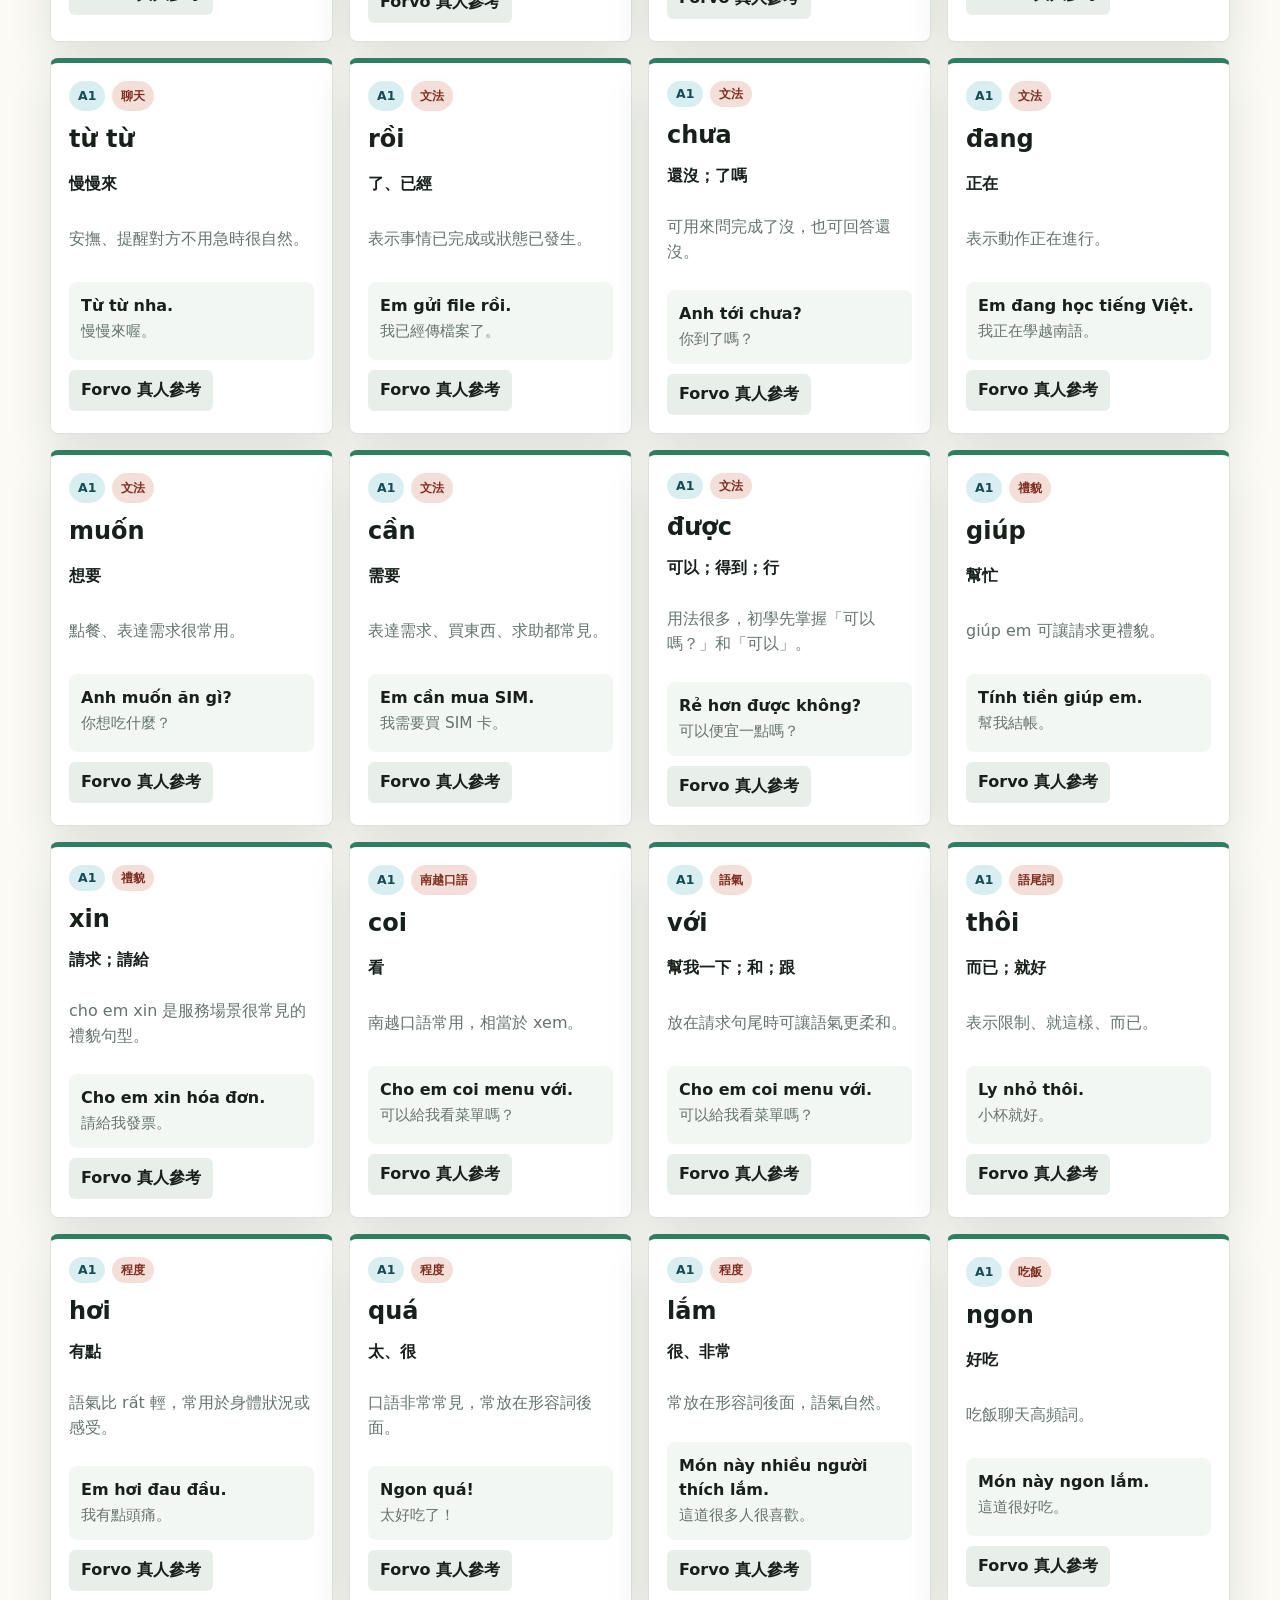
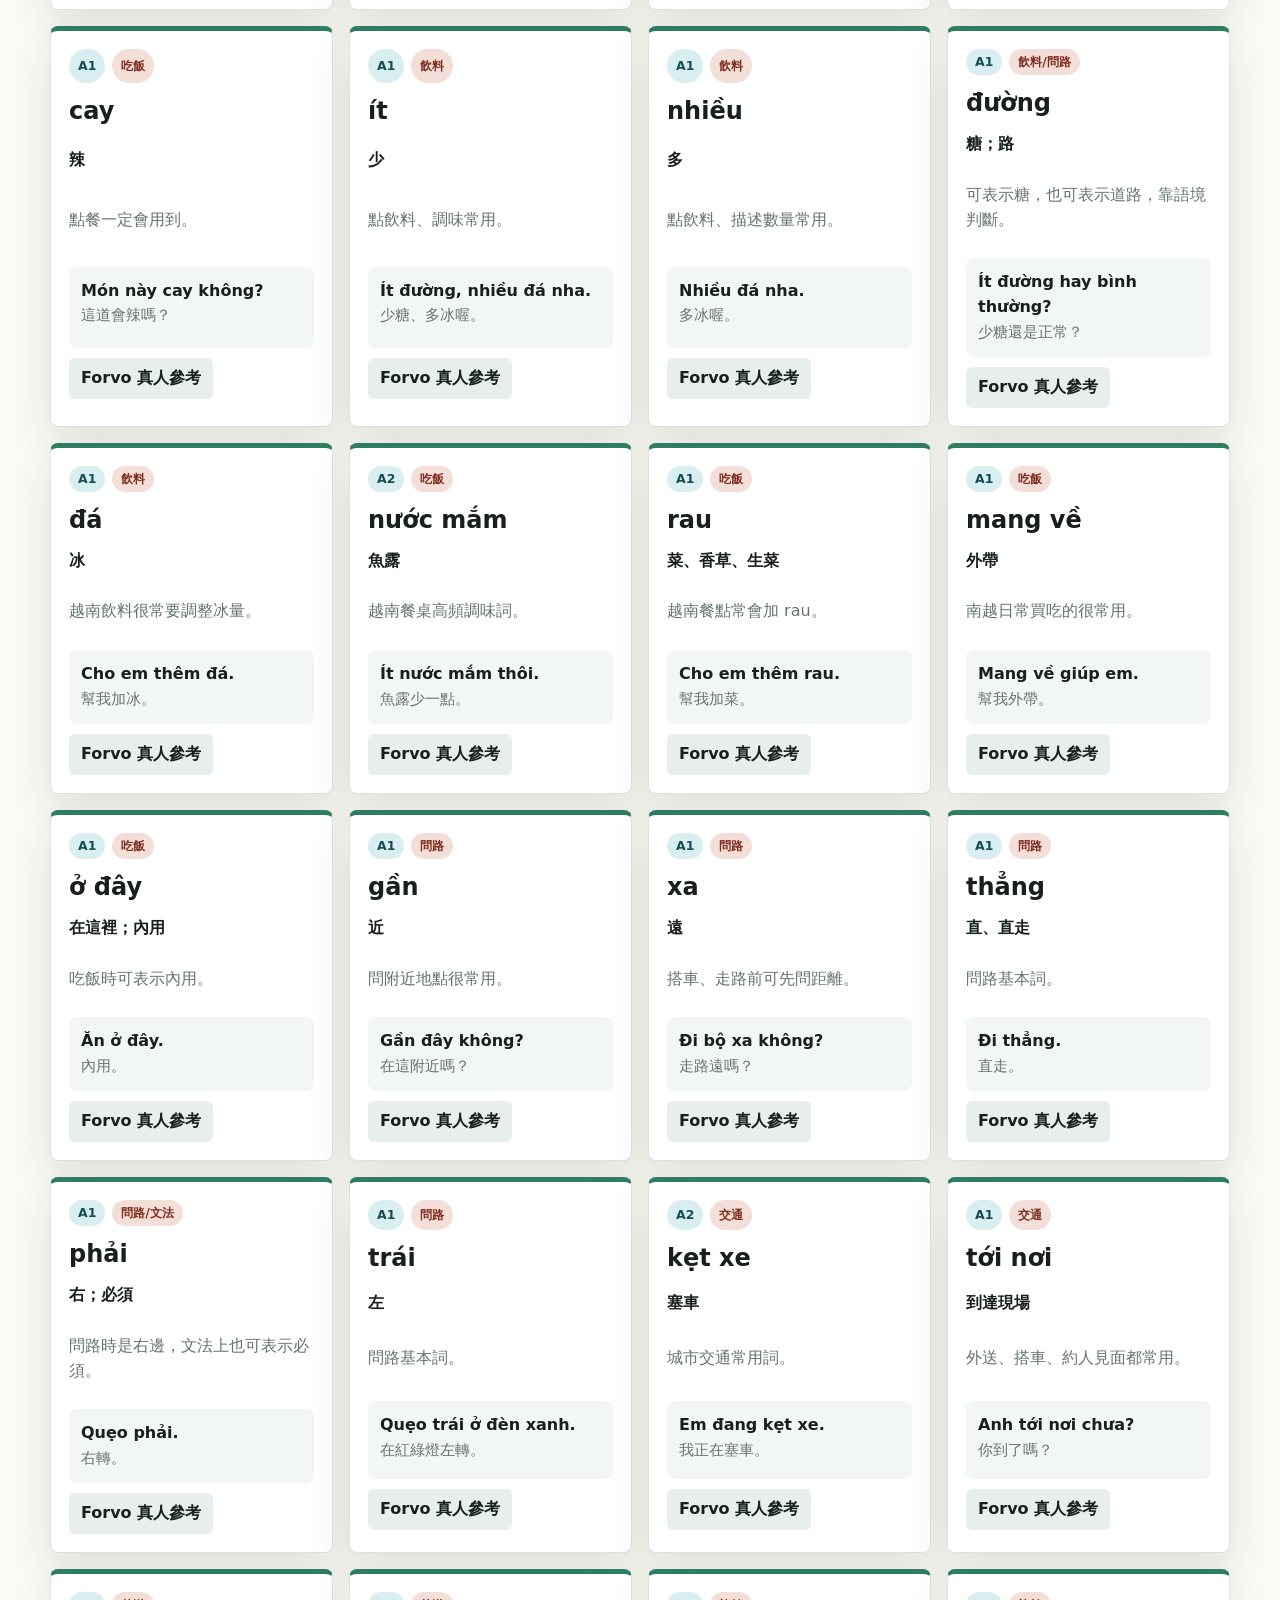
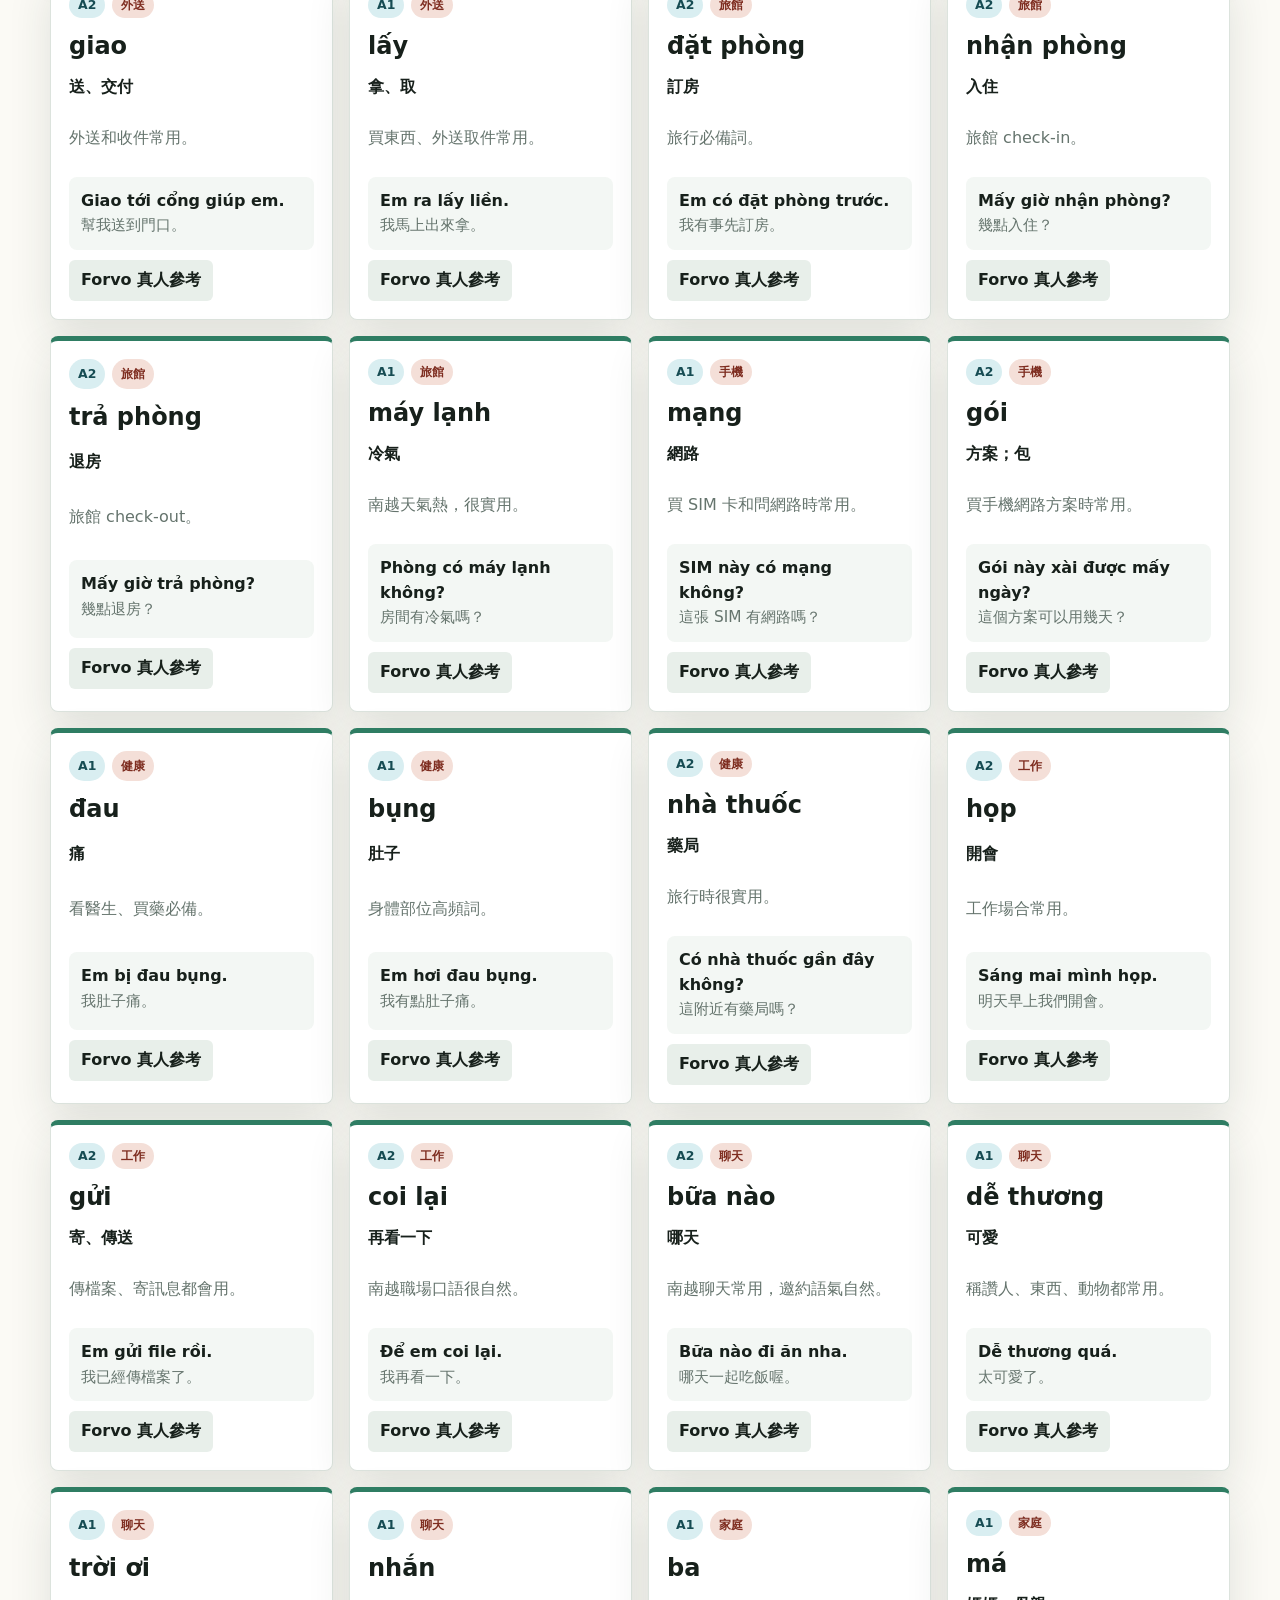
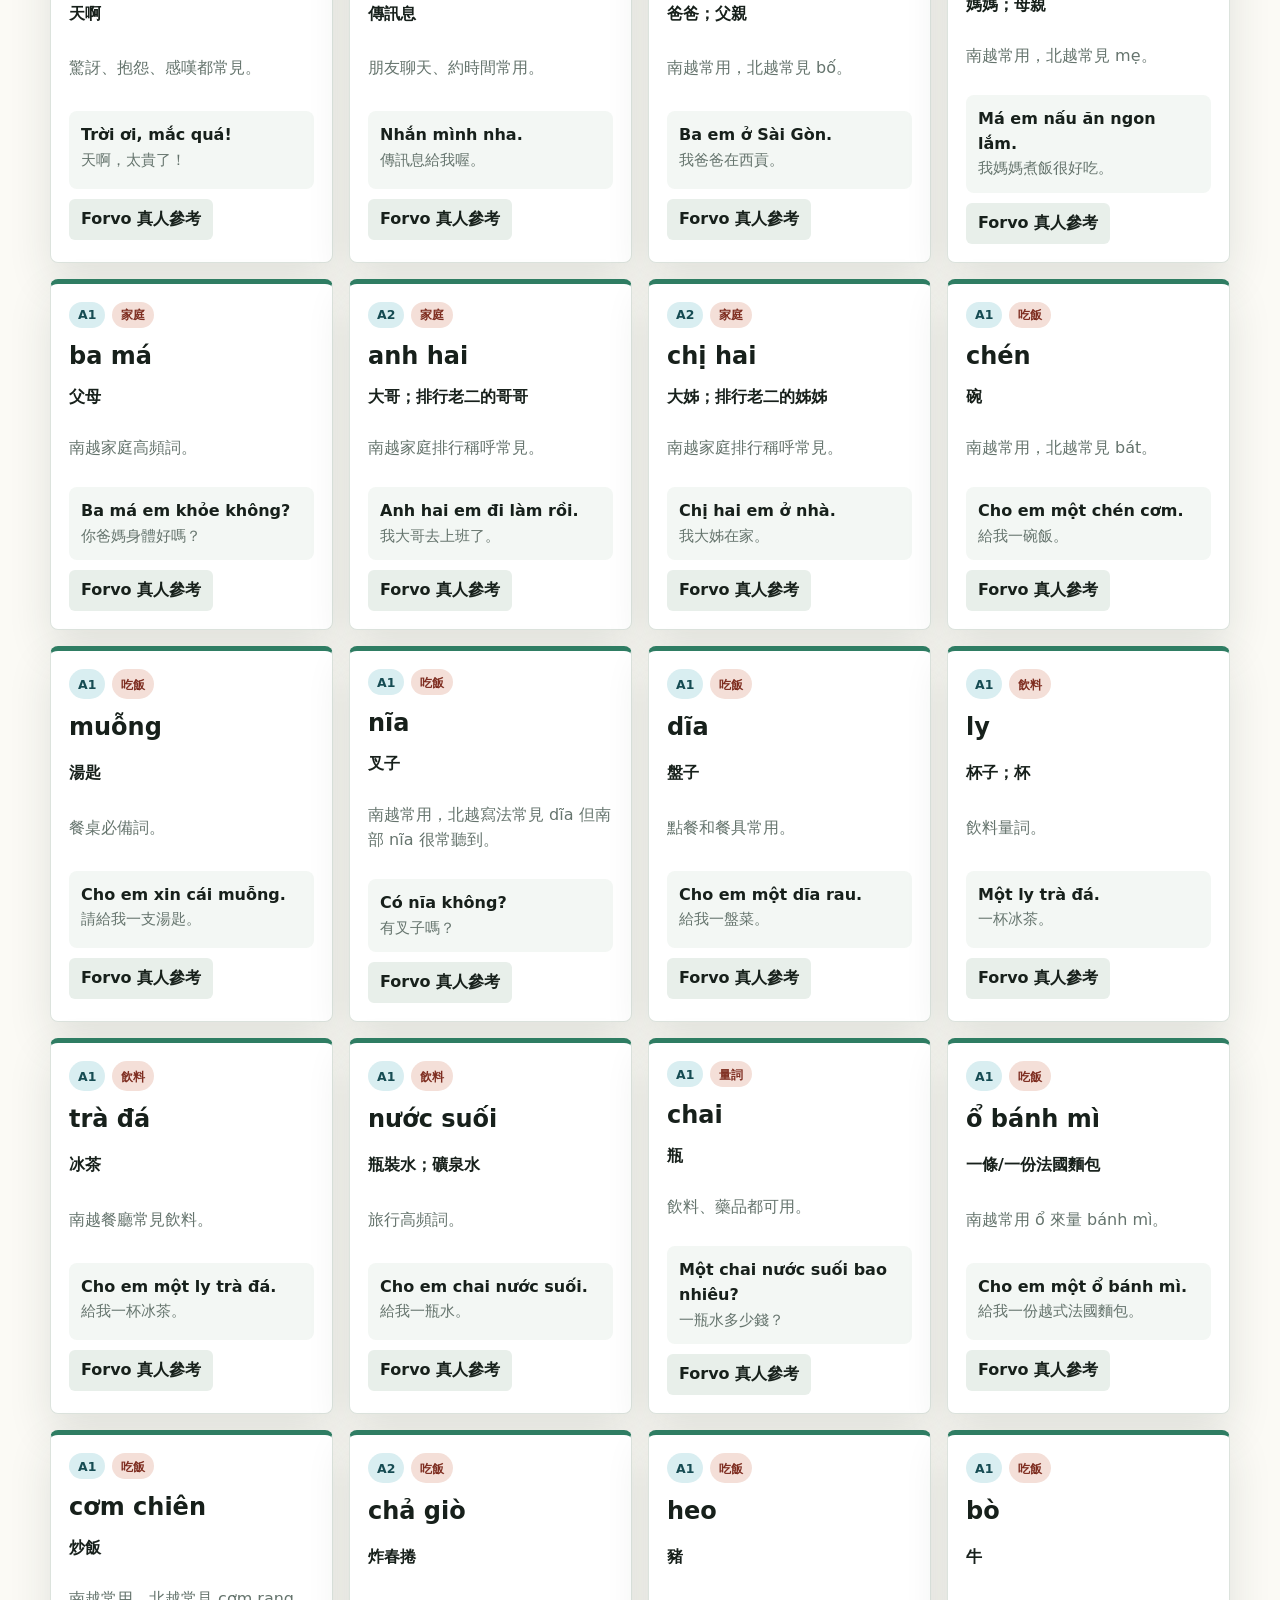
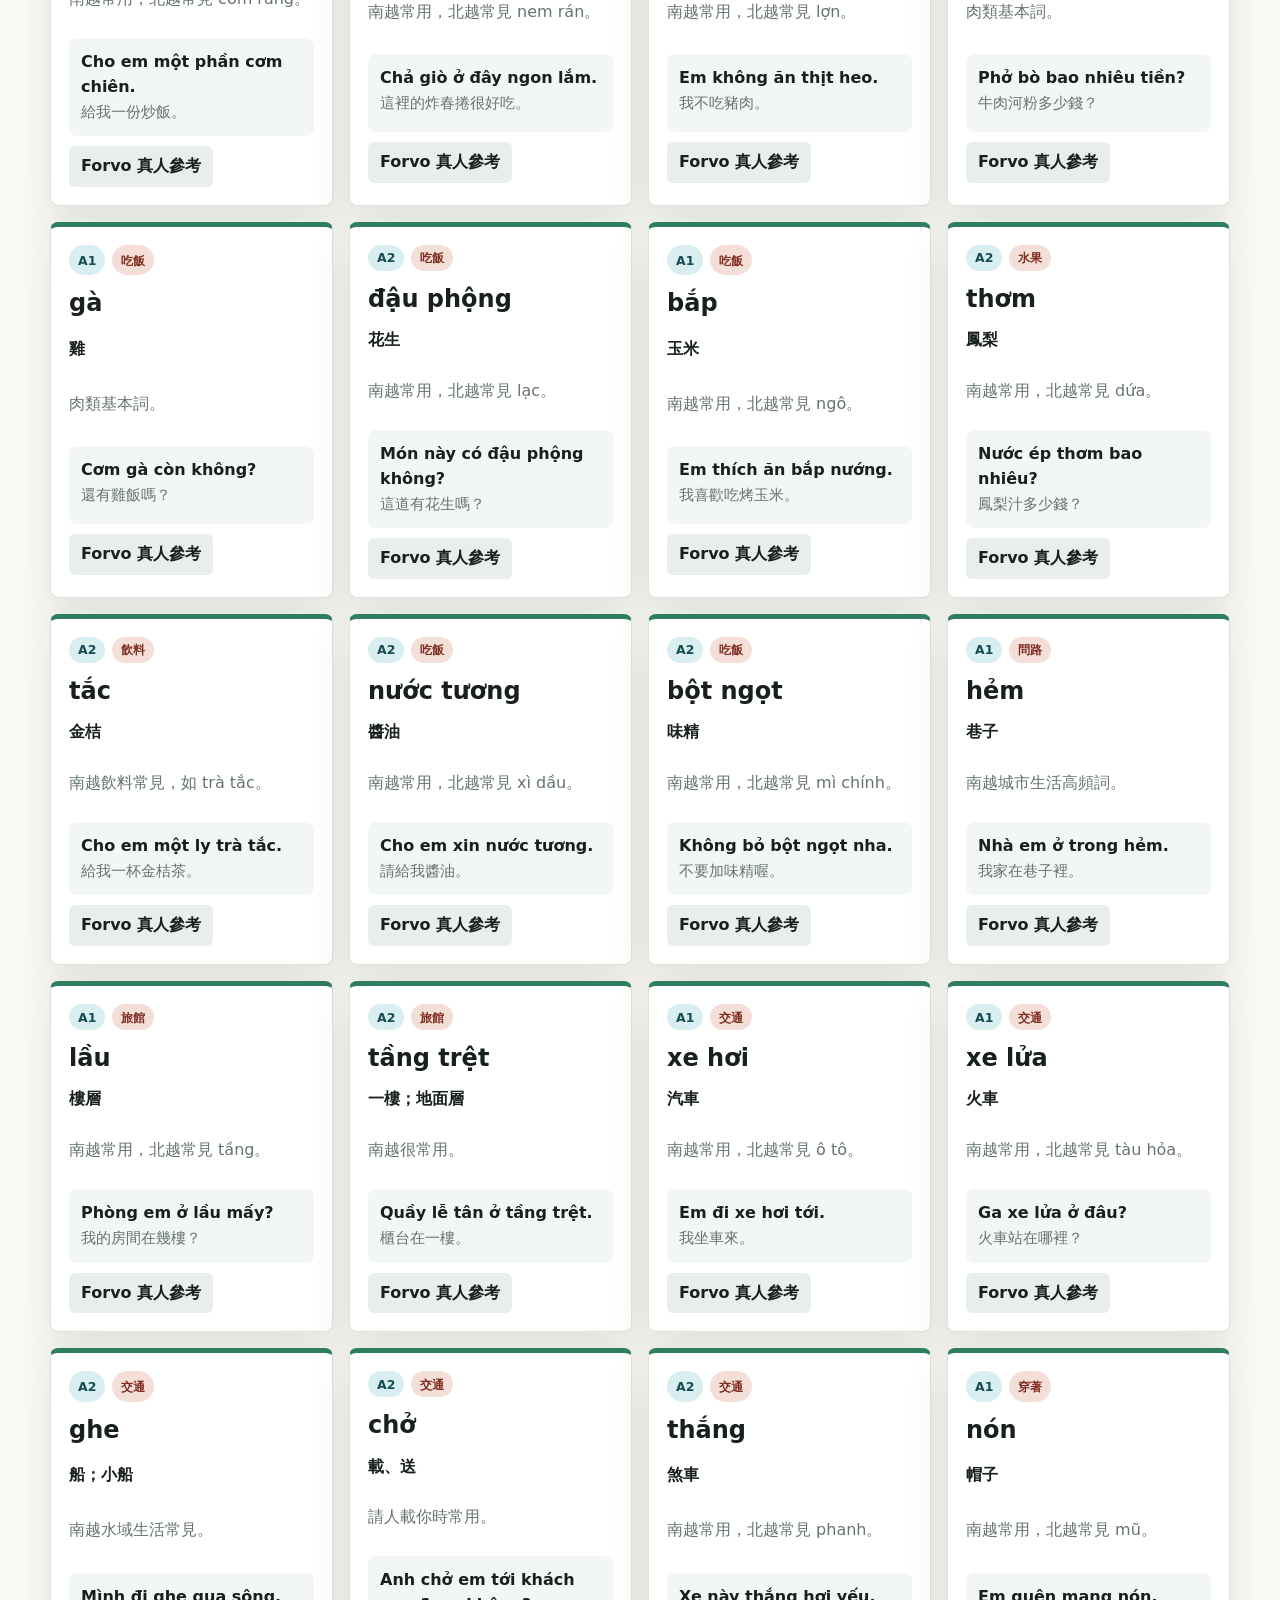
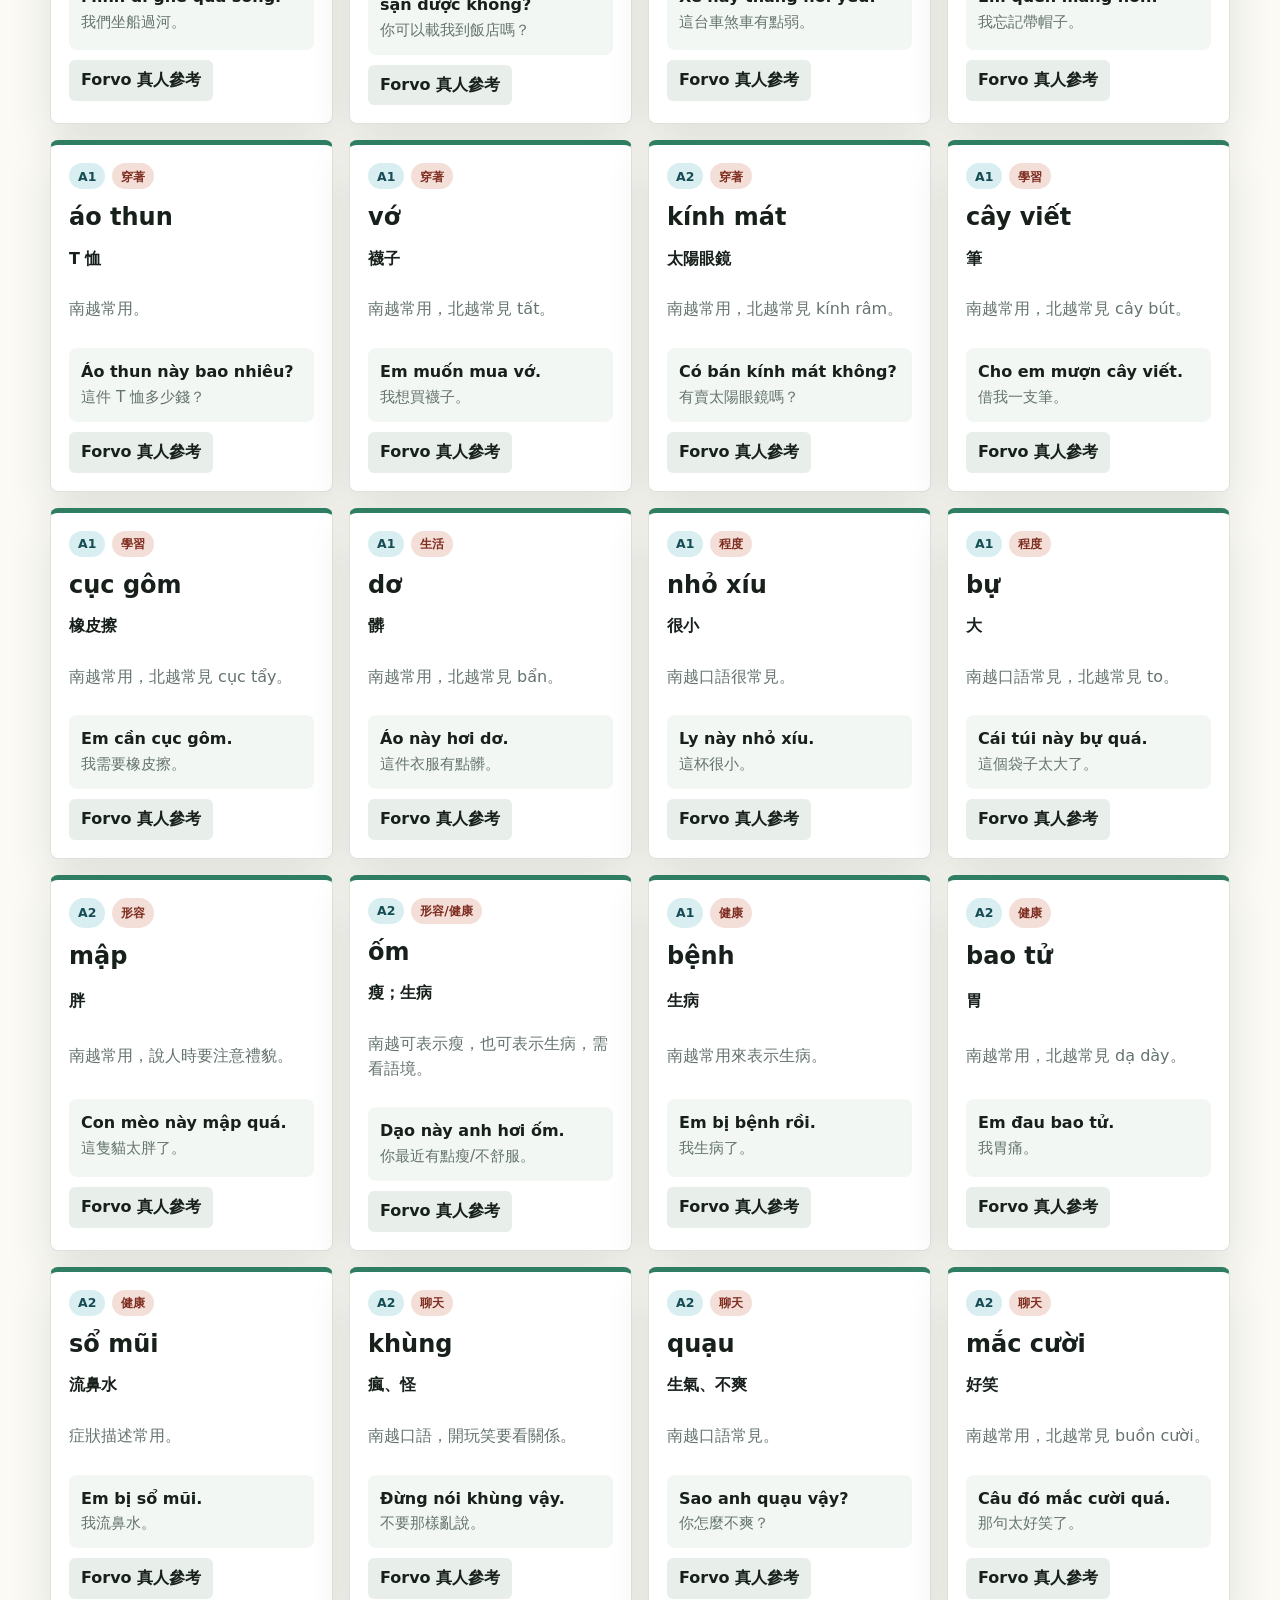
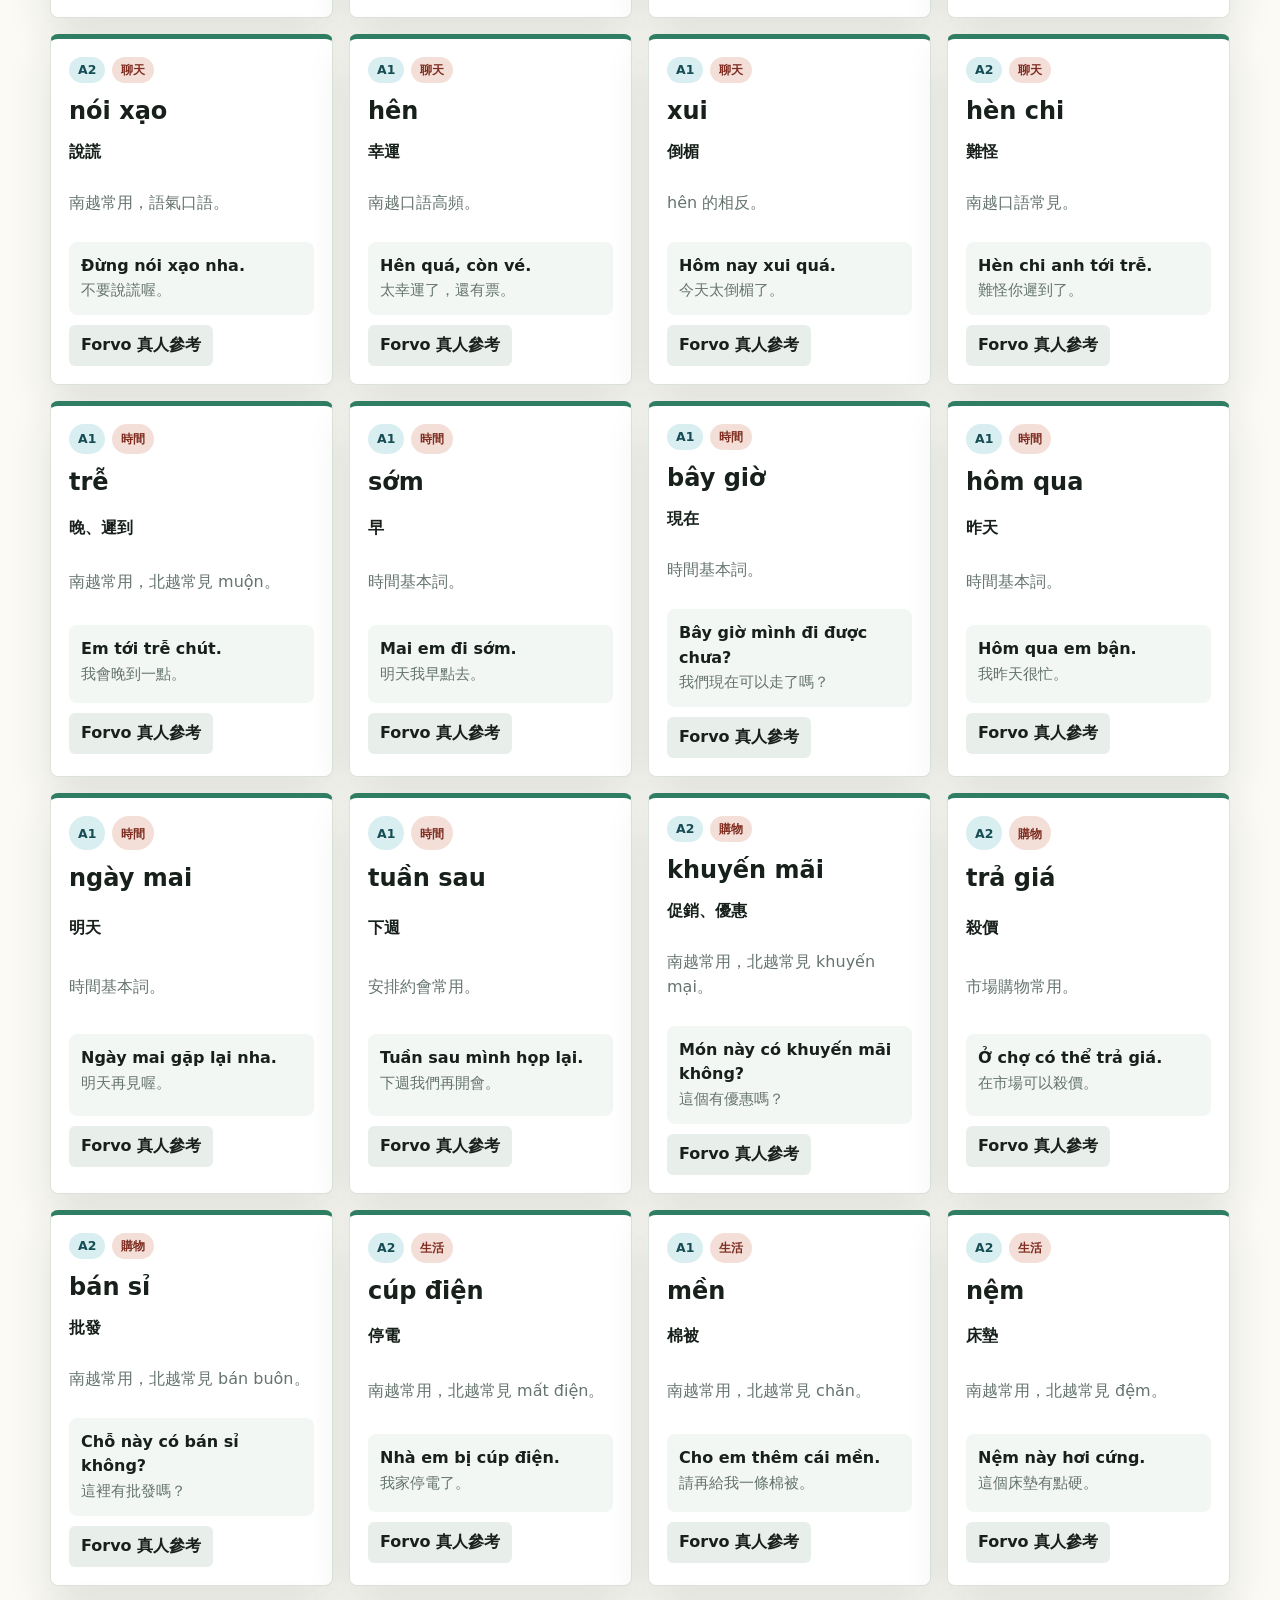
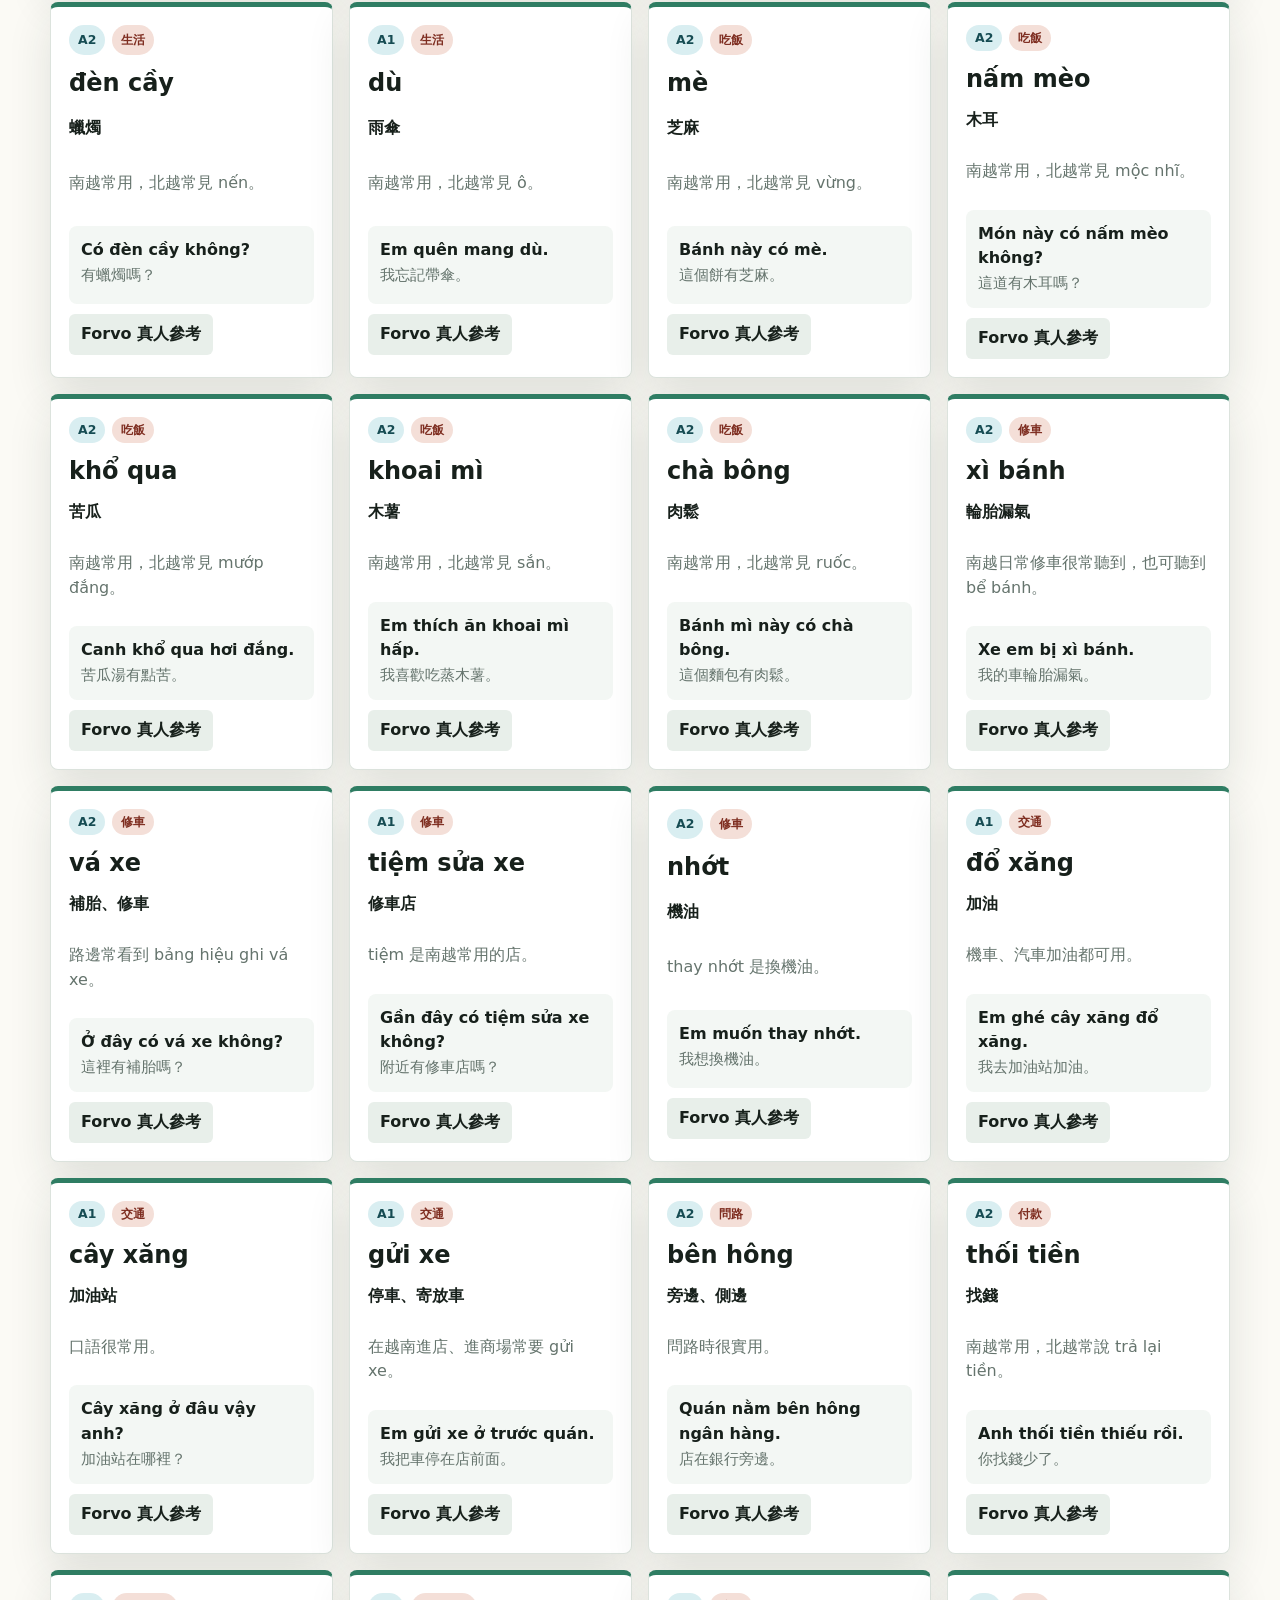
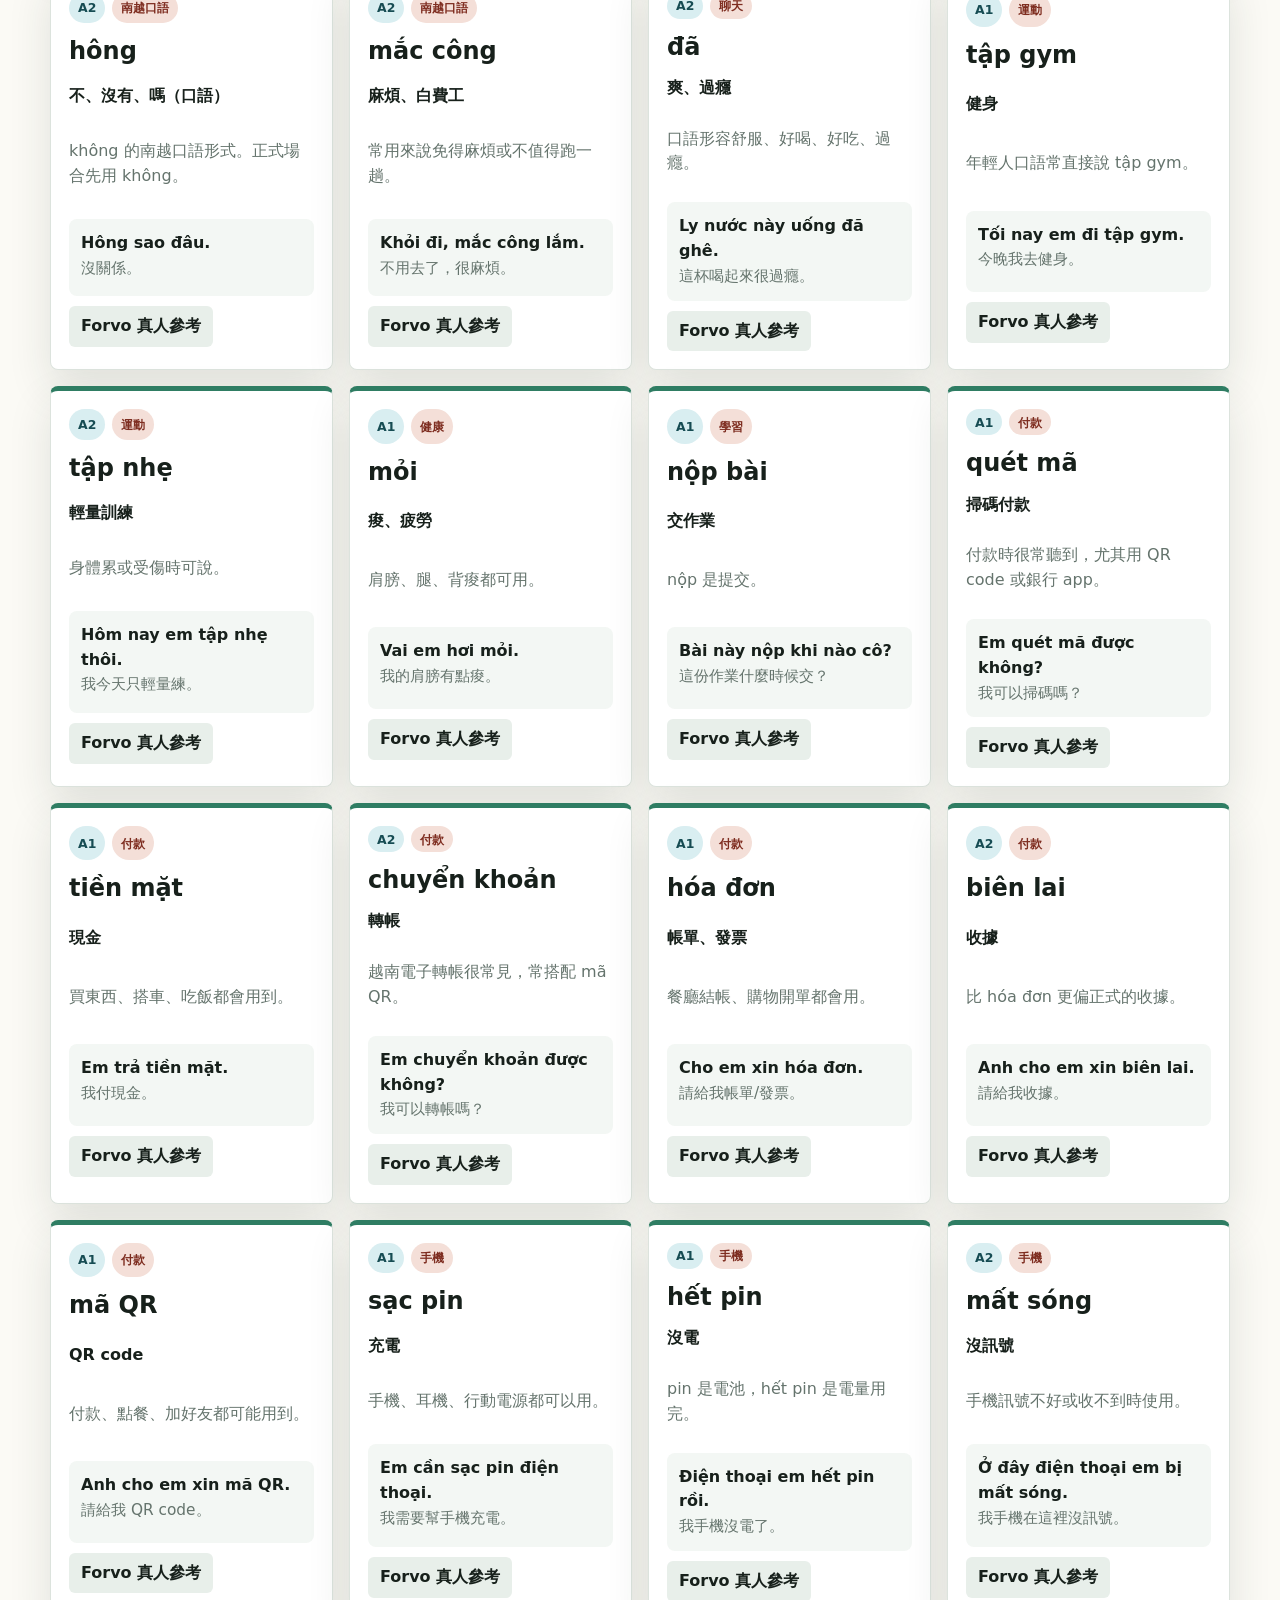
<file: vocabulary.html>
<!doctype html>
<html lang="zh-Hant">
  <head>
    <meta charset="utf-8" />
    <meta name="viewport" content="width=device-width, initial-scale=1" />
    <title>南越生活單詞 | 南越語學習工作台</title>
    <link rel="stylesheet" href="styles.css" />
  </head>
  <body>
    <nav class="topbar" aria-label="主選單">
      <a class="brand" href="index.html#home" aria-label="回首頁">
        <span class="brand__mark">SV</span>
        <span>南越語學習工作台</span>
      </a>
      <div class="topbar__links">
        <a href="index.html#home">首頁</a>
        <a href="index.html#southern-reader">南越發音</a>
        <details class="nav-group">
          <summary>學習</summary>
          <div class="nav-menu">
            <a href="index.html#pronunciation">發音基礎</a>
            <a href="index.html#dialogues">對話課</a>
            <a href="index.html#grammar">文法</a>
            <a href="pronouns.html">稱謂教練</a>
          </div>
        </details>
        <details class="nav-group">
          <summary>資料</summary>
          <div class="nav-menu">
            <a class="is-active" href="vocabulary.html">單詞</a>
            <a href="phrases.html">詞句</a>
            <a href="articles.html">文章</a>
            <a href="map.html">地圖</a>
          </div>
        </details>
        <details class="nav-group">
          <summary>工具</summary>
          <div class="nav-menu">
            <a href="mistakes.html">錯誤雷達</a>
            <a href="review.html">複習箱</a>
            <a href="index.html#rag">RAG 問答</a>
            <a href="index.html#audio">音檔</a>
            <a href="index.html#sources">來源</a>
          </div>
        </details>
      </div>
    </nav>

    <main>
      <section class="section page-hero">
        <p class="eyebrow">Vocabulary Core</p>
        <h1 class="page-title">南越生活單詞</h1>
      <p>每個單詞都附一個生活例句，也可以加入複習箱，先學會在句子裡怎麼用，而不是只背孤立翻譯。</p>
      </section>
      <section class="section section--tight">
        <div class="toolbar">
          <label class="search">
            <span>搜尋</span>
            <input id="vocabSearchInput" type="search" placeholder="越文、中文、分類、例句..." />
          </label>
          <div class="filter-group" id="vocabFilters" aria-label="單詞分類篩選"></div>
        </div>
        <div class="vocab-grid" id="vocabGrid"></div>
      </section>
    </main>

    <footer class="footer">
      <p>單詞資料來自本機資料庫 `data/content.json`，每筆都附例句與中文翻譯。</p>
    </footer>

    <script src="app.js"></script>
  </body>
</html>
</file>
<file: styles.css>
:root {
  color-scheme: light;
  --ink: #17201b;
  --muted: #65746d;
  --paper: #fbfaf5;
  --panel: #ffffff;
  --line: #dce3dd;
  --mint: #2f7d63;
  --teal: #1f6f78;
  --coral: #c7533f;
  --gold: #b7832f;
  --sky: #d9eef1;
  --soft: #f3f7f4;
  --shadow: 0 18px 44px rgba(29, 46, 38, 0.12);
}

* {
  box-sizing: border-box;
}

html {
  scroll-behavior: smooth;
}

body {
  margin: 0;
  background: var(--paper);
  color: var(--ink);
  font-family: "Segoe UI", "Noto Sans TC", system-ui, sans-serif;
  line-height: 1.55;
}

a {
  color: inherit;
}

code {
  padding: 2px 5px;
  border-radius: 4px;
  background: #e8efea;
}

.topbar {
  position: sticky;
  top: 0;
  z-index: 20;
  min-height: 68px;
  padding: 12px max(20px, calc((100vw - 1180px) / 2));
  display: flex;
  justify-content: space-between;
  align-items: center;
  gap: 18px;
  background: rgba(251, 250, 245, 0.92);
  border-bottom: 1px solid var(--line);
  backdrop-filter: blur(14px);
}

.brand {
  display: flex;
  align-items: center;
  gap: 10px;
  font-weight: 800;
  text-decoration: none;
}

.brand__mark {
  display: inline-grid;
  place-items: center;
  width: 38px;
  height: 38px;
  border-radius: 8px;
  background: var(--teal);
  color: #fff;
  font-size: 0.9rem;
}

.topbar__links {
  display: flex;
  flex-wrap: wrap;
  justify-content: flex-end;
  gap: 6px;
  align-items: center;
}

.topbar__links a,
.nav-group summary,
.button,
.lesson-tab,
.tag,
.small-button {
  border-radius: 6px;
  text-decoration: none;
}

.topbar__links a,
.nav-group summary {
  padding: 8px 11px;
  color: var(--muted);
  font-size: 0.94rem;
  font-weight: 800;
}

.topbar__links a:hover,
.topbar__links a.is-active,
.nav-group:has(a.is-active) summary,
.nav-group[open] summary,
.nav-group summary:hover {
  background: #e8efea;
  color: var(--ink);
}

.nav-group {
  position: relative;
}

.nav-group summary {
  display: inline-flex;
  align-items: center;
  gap: 5px;
  cursor: pointer;
  list-style: none;
}

.nav-group summary::-webkit-details-marker {
  display: none;
}

.nav-group summary::after {
  content: "";
  width: 6px;
  height: 6px;
  border-right: 2px solid currentColor;
  border-bottom: 2px solid currentColor;
  transform: rotate(45deg) translateY(-2px);
}

.nav-group[open] summary::after {
  transform: rotate(225deg) translateY(-1px);
}

.nav-menu {
  position: absolute;
  right: 0;
  top: calc(100% + 8px);
  z-index: 40;
  display: grid;
  min-width: 150px;
  padding: 8px;
  border: 1px solid var(--line);
  border-radius: 8px;
  background: rgba(255, 255, 255, 0.97);
  box-shadow: var(--shadow);
}

.nav-menu a {
  white-space: nowrap;
}

.app-page,
.app-page.is-active {
  display: block;
}

.hero {
  min-height: calc(92vh - 68px);
  position: relative;
  display: grid;
  align-content: end;
  overflow: hidden;
  color: #fff;
}

.hero__image {
  position: absolute;
  inset: 0;
  background:
    linear-gradient(90deg, rgba(12, 28, 22, 0.86), rgba(12, 28, 22, 0.42) 58%, rgba(12, 28, 22, 0.16)),
    url("https://commons.wikimedia.org/wiki/Special:FilePath/Ben%20Thanh%20Market%20Ho%20Chi%20Minh%20City.jpg") center / cover;
  transform: scale(1.02);
  z-index: -1;
}

.hero__content {
  width: min(880px, calc(100% - 40px));
  margin: 0 auto 9vh;
}

.eyebrow {
  margin: 0 0 8px;
  color: var(--coral);
  font-size: 0.78rem;
  font-weight: 900;
  letter-spacing: 0;
  text-transform: uppercase;
}

.hero .eyebrow {
  color: #ffd19a;
}

h1,
h2,
h3 {
  margin: 0;
  line-height: 1.15;
  letter-spacing: 0;
}

h1 {
  max-width: 780px;
  font-size: clamp(2.8rem, 8vw, 6.4rem);
}

.page-title {
  color: var(--ink);
  font-size: clamp(2.4rem, 6vw, 4.6rem);
}

h2 {
  font-size: clamp(1.8rem, 4vw, 3.1rem);
}

h3 {
  font-size: 1.18rem;
}

.hero__content p:not(.eyebrow) {
  max-width: 720px;
  color: rgba(255, 255, 255, 0.9);
  font-size: 1.08rem;
}

.hero__actions,
.recorder-controls,
.card-actions {
  display: flex;
  flex-wrap: wrap;
  align-items: center;
  gap: 12px;
}

.button,
button {
  border: 0;
  cursor: pointer;
  font: inherit;
}

.button {
  display: inline-flex;
  align-items: center;
  justify-content: center;
  min-height: 44px;
  padding: 0 17px;
  font-weight: 900;
}

.button--primary {
  background: #f7b267;
  color: #23170e;
}

.button--ghost {
  border: 1px solid rgba(255, 255, 255, 0.48);
  color: #fff;
}

.button--subtle {
  background: #e8efea;
  color: var(--ink);
}

.section {
  width: min(1180px, calc(100% - 32px));
  margin: 0 auto;
  padding: 70px 0;
}

.section--tight {
  padding-top: 0;
}

.page-hero {
  padding-bottom: 36px;
}

.section__head {
  max-width: 820px;
  margin-bottom: 24px;
}

.section__head p:not(.eyebrow),
.page-hero p:not(.eyebrow) {
  color: var(--muted);
}

.dashboard-grid,
.scene-grid,
.quick-grid,
.tone-grid,
.rule-grid,
.grammar-grid,
.vocab-grid,
.phrase-grid,
.article-grid,
.source-grid,
.audio-grid,
.rag-results,
.field-grid,
.mistake-grid {
  display: grid;
  gap: 16px;
}

.dashboard-grid {
  grid-template-columns: minmax(0, 1.5fr) minmax(180px, 0.5fr) minmax(180px, 0.5fr);
}

.quick-grid {
  grid-template-columns: repeat(4, minmax(0, 1fr));
  margin-top: 16px;
}

.scene-grid {
  grid-template-columns: repeat(3, minmax(0, 1fr));
  margin: 22px 0;
}

.panel,
.scene-card,
.quick-card,
.tone-card,
.rule-card,
.grammar-card,
.vocab-card,
.phrase-card,
.article-card,
.source-card,
.audio-card,
.rag-panel,
.rag-answer,
.rag-card,
.coach-panel,
.coach-result,
.field-card,
.mistake-card,
.lesson-panel,
.recording-panel {
  background: var(--panel);
  border: 1px solid var(--line);
  border-radius: 8px;
  box-shadow: var(--shadow);
}

.panel,
.scene-card,
.quick-card,
.tone-card,
.rule-card,
.grammar-card,
.vocab-card,
.phrase-card,
.article-card,
.source-card,
.audio-card,
.rag-panel,
.rag-answer,
.rag-card,
.coach-panel,
.coach-result,
.field-card,
.mistake-card {
  padding: 18px;
}

.profile-panel {
  display: grid;
  gap: 10px;
  border-left: 5px solid var(--teal);
}

.profile-list {
  display: grid;
  gap: 6px;
  margin: 0;
  padding-left: 20px;
  color: var(--muted);
}

.routine {
  margin: 18px 0 0;
  padding-left: 22px;
}

.routine li {
  margin: 10px 0;
}

.stat-panel {
  display: grid;
  align-content: center;
  min-height: 160px;
}

.stat {
  color: var(--teal);
  font-size: 3.4rem;
  font-weight: 900;
}

.stat-label,
.scene-card p,
.quick-card p,
.tone-card p,
.rule-card p,
.grammar-card p,
.vocab-card p,
.phrase-card p,
.article-card p,
.source-card p,
.audio-card p {
  color: var(--muted);
}

.quick-card {
  display: grid;
  gap: 10px;
  text-decoration: none;
  min-height: 170px;
}

.quick-card strong {
  color: var(--teal);
}

.scene-card {
  display: grid;
  overflow: hidden;
  gap: 0;
  padding: 0;
}

.scene-card img {
  display: block;
  width: 100%;
  aspect-ratio: 16 / 10;
  object-fit: cover;
  background: #e8efea;
  border-bottom: 1px solid var(--line);
}

.scene-card div {
  display: grid;
  gap: 6px;
  padding: 16px;
}

.scene-card h3 {
  font-size: 1.12rem;
}

.tone-grid {
  grid-template-columns: repeat(5, minmax(0, 1fr));
}

.tone-card {
  border-top: 5px solid var(--mint);
}

.tone-shape {
  height: 54px;
  margin: 14px 0;
}

.tone-shape svg {
  width: 100%;
  height: 100%;
}

.rule-grid {
  grid-template-columns: repeat(3, minmax(0, 1fr));
  margin-top: 16px;
}

.rule-card {
  border-left: 5px solid var(--gold);
}

.grammar-grid {
  grid-template-columns: repeat(3, minmax(0, 1fr));
}

.grammar-card {
  display: grid;
  gap: 10px;
  border-left: 5px solid var(--teal);
}

.grammar-examples {
  display: grid;
  gap: 7px;
  margin: 0;
  padding-left: 20px;
}

.vocab-grid {
  grid-template-columns: repeat(4, minmax(0, 1fr));
}

.vocab-card {
  display: grid;
  gap: 10px;
  border-top: 5px solid var(--mint);
}

.vocab-word {
  font-size: 1.5rem;
  font-weight: 900;
}

.vocab-example {
  padding: 12px;
  border-radius: 8px;
  background: var(--soft);
}

.vocab-example strong {
  display: block;
}

.lesson-layout {
  display: grid;
  grid-template-columns: 280px minmax(0, 1fr);
  gap: 16px;
}

.lesson-tabs {
  display: grid;
  gap: 8px;
  align-content: start;
  max-height: calc(100vh - 96px);
  overflow: auto;
  padding-right: 4px;
  position: sticky;
  top: 84px;
}

.lesson-tab,
.tag,
.small-button {
  min-height: 38px;
  padding: 8px 12px;
  background: #e8efea;
  color: var(--ink);
  text-align: left;
}

.lesson-tab {
  display: grid;
  gap: 6px;
  min-height: 68px;
  align-content: start;
  overflow: visible;
  line-height: 1.25;
}

.lesson-tab span,
.lesson-tab small {
  display: block;
  min-width: 0;
  overflow-wrap: anywhere;
}

.lesson-tab span {
  font-size: 1.02rem;
  line-height: 1.25;
}

.lesson-tab small {
  color: var(--muted);
  font-size: 0.84rem;
  line-height: 1.35;
}

.lesson-tab.is-active,
.tag.is-active {
  background: var(--teal);
  color: #fff;
}

.lesson-tab.is-active small {
  color: rgba(255, 255, 255, 0.82);
}

.lesson-panel {
  padding: 24px;
}

.dialogue {
  display: grid;
  gap: 12px;
  margin-top: 18px;
}

.line {
  display: grid;
  grid-template-columns: 76px minmax(0, 1fr);
  gap: 12px;
  padding: 14px;
  border-radius: 8px;
  background: var(--soft);
}

.speaker {
  color: var(--coral);
  font-weight: 900;
}

.translation,
.lesson-meta {
  color: var(--muted);
  font-size: 0.96rem;
}

.lesson-note-title {
  margin-top: 22px;
}

.toolbar {
  display: grid;
  grid-template-columns: minmax(240px, 1fr) minmax(0, 2fr);
  gap: 14px;
  margin-bottom: 18px;
}

.search {
  display: grid;
  gap: 6px;
  color: var(--muted);
  font-size: 0.9rem;
}

input,
select {
  width: 100%;
  min-height: 44px;
  border: 1px solid var(--line);
  border-radius: 6px;
  padding: 0 13px;
  font: inherit;
}

textarea {
  width: 100%;
  border: 1px solid var(--line);
  border-radius: 6px;
  padding: 12px 13px;
  resize: vertical;
  font: inherit;
  line-height: 1.5;
}

.filter-group {
  display: flex;
  flex-wrap: wrap;
  align-items: end;
  gap: 8px;
}

.phrase-grid,
.article-grid,
.source-grid,
.audio-grid {
  grid-template-columns: repeat(3, minmax(0, 1fr));
}

.phrase-card {
  display: grid;
  gap: 10px;
}

.phrase-vn {
  font-size: 1.35rem;
  font-weight: 900;
}

.article-grid {
  grid-template-columns: 1fr;
}

.article-card {
  display: grid;
  gap: 16px;
  border-left: 5px solid var(--teal);
}

.article-card__head {
  display: flex;
  justify-content: space-between;
  gap: 16px;
  align-items: start;
}

.article-card__head h3 {
  font-size: 1.75rem;
  line-height: 1.18;
}

.article-card__tools {
  display: grid;
  justify-items: end;
  gap: 10px;
  flex: 0 0 auto;
}

.article-play {
  min-height: 38px;
  border-radius: 6px;
  padding: 0 12px;
  background: var(--teal);
  color: #fff;
  font-weight: 900;
  white-space: nowrap;
}

.article-translate-link {
  color: var(--teal);
  font-size: 0.9rem;
  font-weight: 900;
  text-decoration: none;
}

.article-translate-link:hover {
  text-decoration: underline;
}

.article-play:hover,
.article-play.is-playing {
  background: var(--coral);
}

.article-summary {
  max-width: 880px;
}

.article-focus {
  display: grid;
  gap: 4px;
  padding: 13px;
  border-radius: 8px;
  background: #fff7eb;
}

.article-focus strong,
.article-study-grid h3 {
  color: var(--teal);
}

.article-focus p {
  color: #40544c;
}

.article-lines {
  display: grid;
  gap: 2px;
  padding: 10px 14px;
  border-radius: 8px;
  background: var(--soft);
}

.article-line {
  display: grid;
  gap: 2px;
  margin: 0;
  padding: 7px 0;
  background: transparent;
  border-bottom: 0;
}

.article-line strong {
  display: block;
  color: #14231d;
  font-size: 1.08rem;
  line-height: 1.52;
}

.article-line .translation {
  display: block;
  color: #4a5d55;
  line-height: 1.5;
}

.article-study-grid {
  display: grid;
  grid-template-columns: repeat(3, minmax(0, 1fr));
  gap: 14px;
}

.article-study-grid section {
  padding: 13px;
  border-radius: 8px;
  background: #f7faf7;
}

.article-study-grid ul,
.article-study-grid ol {
  display: grid;
  gap: 8px;
  margin: 10px 0 0;
  padding-left: 20px;
}

.article-study-grid span {
  color: var(--muted);
}

.meta-row {
  display: flex;
  flex-wrap: wrap;
  gap: 7px;
}

.pill {
  display: inline-flex;
  align-items: center;
  min-height: 26px;
  border-radius: 999px;
  padding: 0 9px;
  background: var(--sky);
  color: #164c53;
  font-size: 0.78rem;
  font-weight: 900;
}

.pill--review {
  background: #f4dfd8;
  color: #7e2d20;
}

.small-button {
  justify-self: start;
  background: var(--mint);
  color: #fff;
  font-weight: 900;
}

.small-button--subtle {
  display: inline-flex;
  align-items: center;
  background: #e8efea;
  color: var(--ink);
}

.audio-tools {
  display: grid;
  gap: 8px;
  align-items: start;
}

.pronunciation-lab {
  display: grid;
  grid-template-columns: minmax(0, 0.9fr) minmax(320px, 1.1fr);
  gap: 18px;
  padding: 22px;
  margin-bottom: 18px;
  background: var(--panel);
  border: 1px solid var(--line);
  border-left: 5px solid var(--teal);
  border-radius: 8px;
  box-shadow: var(--shadow);
}

.pronunciation-lab__input,
.pronunciation-lab__hint {
  display: grid;
  gap: 14px;
  align-content: start;
}

.tts-controls {
  display: grid;
  grid-template-columns: minmax(0, 1.2fr) minmax(180px, 0.8fr);
  gap: 12px;
}

.tts-controls--single {
  grid-template-columns: minmax(0, 1fr);
}

.range-hints {
  display: flex;
  justify-content: space-between;
  color: var(--muted);
}

.tts-status {
  margin: 0;
  color: var(--muted);
}

.pronunciation-approx {
  display: grid;
  gap: 6px;
  padding: 14px;
  border-radius: 8px;
  background: #fff7eb;
}

.pronunciation-approx span,
.pronunciation-approx small,
.pronunciation-note-grid span {
  color: var(--muted);
}

.pronunciation-approx strong {
  font-size: 1.35rem;
  line-height: 1.45;
}

.pronunciation-note-grid {
  display: grid;
  gap: 10px;
}

.pronunciation-note-grid article {
  display: grid;
  gap: 5px;
  padding: 12px;
  border-radius: 8px;
  background: var(--soft);
}

.pronunciation-note-grid p {
  margin: 0;
  color: var(--muted);
}

.native-audio {
  display: grid;
  gap: 8px;
}

.native-audio audio {
  width: 100%;
}

.audio-card {
  display: grid;
  gap: 10px;
}

.rag-layout {
  display: grid;
  grid-template-columns: minmax(280px, 0.8fr) minmax(0, 1.2fr);
  gap: 16px;
}

.rag-panel,
.rag-answer,
.rag-card {
  display: grid;
  gap: 12px;
}

.rag-examples {
  display: flex;
  flex-wrap: wrap;
  gap: 8px;
}

.rag-chip {
  min-height: 34px;
  border-radius: 999px;
  padding: 0 12px;
  background: #e8efea;
  color: var(--ink);
  font-weight: 800;
}

.rag-answer {
  border-left: 5px solid var(--teal);
}

.rag-title-row,
.rag-card__head {
  display: flex;
  align-items: flex-start;
  justify-content: space-between;
  gap: 10px;
}

.rag-title-row h3 {
  margin: 0;
}

.rag-audio-button {
  flex: 0 0 auto;
  width: 34px;
  height: 34px;
  border-radius: 50%;
  background: var(--teal);
  color: #fff;
  font-weight: 900;
  box-shadow: 0 8px 18px rgba(12, 79, 85, 0.16);
}

.rag-audio-button.is-playing {
  background: var(--coral);
}

.rag-answer ul {
  margin: 0;
  padding-left: 20px;
}

.rag-results {
  grid-template-columns: repeat(3, minmax(0, 1fr));
  margin-top: 16px;
}

.rag-card {
  border-top: 5px solid var(--gold);
}

.rag-card p {
  color: var(--muted);
}

.audio-card audio {
  width: 100%;
}

.recording-panel {
  display: flex;
  justify-content: space-between;
  gap: 16px;
  padding: 22px;
  margin-top: 18px;
}

.icon-button {
  width: 44px;
  height: 44px;
  border-radius: 50%;
  background: var(--coral);
  color: #fff;
  font-weight: 900;
}

.icon-button:disabled {
  cursor: not-allowed;
  background: #b8c2bc;
}

audio {
  max-width: 100%;
}

.source-card a {
  color: var(--teal);
  font-weight: 900;
}

.scenario-layout {
  display: grid;
  grid-template-columns: minmax(0, 1.15fr) minmax(320px, 0.85fr);
  gap: 16px;
}

.scenario-map,
.scenario-panel,
.review-card {
  background: var(--panel);
  border: 1px solid var(--line);
  border-radius: 8px;
  box-shadow: var(--shadow);
}

.scenario-map {
  position: relative;
  min-height: 560px;
  overflow: hidden;
  background:
    linear-gradient(90deg, rgba(31, 111, 120, 0.08) 1px, transparent 1px),
    linear-gradient(rgba(47, 125, 99, 0.08) 1px, transparent 1px),
    #f7faf7;
  background-size: 64px 64px;
}

.map-road {
  position: absolute;
  border-radius: 999px;
  pointer-events: none;
}

.map-road--main {
  left: -8%;
  top: 46%;
  width: 116%;
  height: 18px;
  background: #ead8b8;
  transform: rotate(-10deg);
}

.map-road--river {
  left: 58%;
  top: -10%;
  width: 22px;
  height: 124%;
  background: #cfe8ec;
  transform: rotate(12deg);
}

.map-pin {
  position: absolute;
  left: calc(var(--x) * 1%);
  top: calc(var(--y) * 1%);
  transform: translate(-50%, -50%);
  display: grid;
  grid-template-columns: 28px 1fr;
  gap: 6px;
  place-items: center;
  width: 96px;
  min-height: 58px;
  border: 2px solid #fff;
  border-radius: 8px;
  background: var(--teal);
  color: #fff;
  box-shadow: 0 12px 28px rgba(23, 32, 27, 0.22);
  font-weight: 900;
}

.map-pin__icon {
  display: grid;
  place-items: center;
  width: 28px;
  height: 28px;
  border-radius: 6px;
  background: rgba(255, 255, 255, 0.18);
  font-size: 1.08rem;
  line-height: 1;
}

.map-pin:hover,
.map-pin.is-active {
  background: var(--coral);
}

.scenario-panel {
  display: grid;
  gap: 14px;
  align-content: start;
  padding: 22px;
}

.scenario-panel h2 {
  display: flex;
  align-items: center;
  gap: 10px;
}

.scenario-title-icon {
  display: inline-grid;
  place-items: center;
  width: 42px;
  height: 42px;
  border-radius: 8px;
  background: var(--sky);
  color: #164c53;
  font-size: 1.25rem;
}

.scenario-stats {
  display: grid;
  grid-template-columns: repeat(2, minmax(0, 1fr));
  gap: 10px;
}

.scenario-stats span {
  padding: 12px;
  border-radius: 8px;
  background: var(--soft);
  color: var(--muted);
}

.scenario-stats strong {
  display: block;
  color: var(--teal);
  font-size: 1.6rem;
}

.scenario-actions,
.review-actions {
  display: flex;
  flex-wrap: wrap;
  gap: 10px;
}

.scenario-lessons {
  display: grid;
  gap: 8px;
}

.scenario-lesson {
  display: grid;
  gap: 4px;
  padding: 12px;
  border-radius: 8px;
  background: var(--soft);
  text-decoration: none;
}

.scenario-lesson strong {
  color: var(--ink);
}

.scenario-lesson span {
  color: var(--muted);
}

.coach-layout {
  display: grid;
  grid-template-columns: repeat(2, minmax(0, 1fr));
  gap: 16px;
  align-items: start;
}

.coach-panel,
.coach-result {
  display: grid;
  gap: 14px;
}

.coach-panel {
  border-top: 5px solid var(--teal);
}

.choice-grid {
  display: grid;
  gap: 10px;
}

.choice-button {
  display: grid;
  gap: 5px;
  min-height: 76px;
  padding: 13px;
  border: 1px solid var(--line);
  border-radius: 8px;
  background: var(--soft);
  color: var(--ink);
  text-align: left;
}

.choice-button strong {
  font-size: 1.05rem;
}

.choice-button span {
  color: var(--muted);
  font-size: 0.92rem;
}

.choice-button:hover,
.choice-button.is-active {
  background: var(--teal);
  color: #fff;
}

.choice-button:hover span,
.choice-button.is-active span {
  color: rgba(255, 255, 255, 0.82);
}

.coach-result {
  grid-column: 1 / -1;
  border-left: 5px solid var(--coral);
}

.pronoun-result-grid {
  display: grid;
  grid-template-columns: repeat(3, minmax(0, 1fr));
  gap: 12px;
}

.pronoun-result-grid div,
.coach-examples div {
  padding: 13px;
  border-radius: 8px;
  background: var(--soft);
}

.pronoun-result-grid span {
  display: block;
  color: var(--muted);
  font-size: 0.92rem;
}

.pronoun-result-grid strong {
  color: var(--teal);
  font-size: 1.45rem;
}

.coach-examples {
  display: grid;
  gap: 8px;
}

.coach-examples div {
  background: #fff7eb;
  font-weight: 900;
}

.field-grid {
  grid-template-columns: repeat(3, minmax(0, 1fr));
}

.field-grid--compact {
  grid-template-columns: repeat(4, minmax(0, 1fr));
}

.field-card {
  display: grid;
  align-content: start;
  gap: 12px;
  border-top: 5px solid var(--teal);
}

.field-card--compact {
  border-top-color: var(--gold);
}

.field-card p {
  margin: 0;
  color: var(--muted);
}

.field-line {
  padding: 12px;
  border-radius: 8px;
  background: var(--soft);
  font-weight: 900;
}

.field-line--good {
  background: #eef7f3;
}

.field-line--bad {
  background: #fff3ee;
  color: #7e2d20;
  font-weight: 800;
}

.mistake-grid {
  grid-template-columns: repeat(2, minmax(0, 1fr));
}

.mistake-card {
  display: grid;
  gap: 14px;
  border-left: 5px solid var(--coral);
}

.mistake-card h2 {
  font-size: 1.45rem;
}

.mistake-compare {
  display: grid;
  grid-template-columns: repeat(2, minmax(0, 1fr));
  gap: 10px;
}

.mistake-compare div {
  display: grid;
  gap: 6px;
  padding: 13px;
  border-radius: 8px;
  background: #fff3ee;
}

.mistake-compare div:nth-child(2) {
  background: #eef7f3;
}

.mistake-compare span {
  color: var(--muted);
  font-size: 0.86rem;
  font-weight: 900;
}

.mistake-compare strong {
  line-height: 1.45;
}

.review-stats {
  display: grid;
  grid-template-columns: repeat(3, minmax(0, 1fr));
  gap: 16px;
  margin-bottom: 16px;
}

.review-grid {
  display: grid;
  grid-template-columns: repeat(3, minmax(0, 1fr));
  gap: 16px;
}

.review-card {
  display: grid;
  gap: 12px;
  padding: 18px;
  border-top: 5px solid var(--gold);
}

.review-card.is-due {
  border-top-color: var(--teal);
}

.review-example {
  padding: 10px;
  border-radius: 8px;
  background: var(--soft);
  color: var(--muted);
}

.note-panel {
  margin-top: 16px;
}

.footer {
  border-top: 1px solid var(--line);
  padding: 24px 16px;
  color: var(--muted);
  text-align: center;
}

@media (max-width: 980px) {
  .dashboard-grid,
  .lesson-layout,
  .toolbar,
  .rag-layout,
  .scenario-layout,
  .coach-layout,
  .pronunciation-lab,
  .recording-panel {
    display: grid;
    grid-template-columns: 1fr;
  }

  .lesson-tabs {
    max-height: 360px;
    position: static;
  }

  .tone-grid,
  .rule-grid,
  .grammar-grid,
  .scene-grid,
  .vocab-grid,
  .phrase-grid,
  .article-study-grid,
  .source-grid,
  .audio-grid,
  .rag-results,
  .review-grid,
  .field-grid,
  .quick-grid {
    grid-template-columns: repeat(2, minmax(0, 1fr));
  }

  .review-stats {
    grid-template-columns: repeat(3, minmax(0, 1fr));
  }
}

@media (max-width: 640px) {
  .topbar {
    display: grid;
    gap: 10px;
    min-height: 0;
    padding: 10px 12px;
    align-items: start;
  }

  .brand {
    min-width: 0;
  }

  .brand span:last-child {
    overflow: hidden;
    text-overflow: ellipsis;
    white-space: nowrap;
  }

  .topbar__links {
    width: 100%;
    max-width: 100%;
    flex-wrap: nowrap;
    justify-content: start;
    overflow-x: auto;
    overscroll-behavior-inline: contain;
    padding-bottom: 3px;
    scrollbar-width: thin;
  }

  .topbar__links a,
  .nav-group summary {
    flex: 0 0 auto;
    white-space: nowrap;
  }

  .nav-group {
    position: static;
  }

  .nav-menu {
    position: fixed;
    top: 92px;
    left: 12px;
    right: 12px;
    width: auto;
    min-width: 0;
    max-height: min(50vh, 360px);
    overflow-y: auto;
  }

  .tts-controls {
    grid-template-columns: 1fr;
  }

  .tone-grid,
  .rule-grid,
  .grammar-grid,
  .vocab-grid,
  .phrase-grid,
  .article-study-grid,
  .source-grid,
  .audio-grid,
  .rag-results,
  .review-grid,
  .review-stats,
  .pronoun-result-grid,
  .field-grid,
  .mistake-grid,
  .mistake-compare,
  .scene-grid,
  .quick-grid {
    grid-template-columns: 1fr;
  }

  .scenario-map {
    min-height: 430px;
  }

  .map-pin {
    grid-template-columns: 1fr;
    gap: 3px;
    width: 72px;
    min-height: 62px;
    font-size: 0.9rem;
  }

  .map-pin__icon {
    width: 24px;
    height: 24px;
    font-size: 1rem;
  }

  .line {
    grid-template-columns: 1fr;
  }

  .article-card__head {
    display: grid;
  }

  .article-card__tools {
    justify-items: start;
  }

  h1 {
    font-size: 2.65rem;
  }
}

.companion-widget {
  position: fixed;
  right: 24px;
  bottom: 18px;
  z-index: 80;
  display: grid;
  justify-items: end;
  gap: 14px;
  max-width: min(360px, calc(100vw - 28px));
  pointer-events: none;
}

.companion-card,
.companion-avatar-button {
  pointer-events: auto;
}

.companion-card {
  position: relative;
  order: 1;
  width: min(292px, calc(100vw - 28px));
  margin-right: 18px;
  margin-bottom: 6px;
  padding: 15px 40px 15px 16px;
  border: 1px solid rgba(20, 127, 134, 0.2);
  border-left: 4px solid var(--teal);
  border-radius: 18px 18px 6px 18px;
  background: rgba(255, 250, 242, 0.96);
  box-shadow: 0 18px 50px rgba(22, 33, 28, 0.18);
  backdrop-filter: blur(12px);
  cursor: pointer;
}

.companion-card::after {
  content: "";
  position: absolute;
  right: 38px;
  bottom: -10px;
  width: 20px;
  height: 20px;
  background: rgba(255, 250, 242, 0.96);
  border-right: 1px solid rgba(20, 127, 134, 0.14);
  border-bottom: 1px solid rgba(20, 127, 134, 0.14);
  transform: rotate(45deg);
}

.companion-card-main {
  display: block;
}

.companion-avatar-button img {
  display: block;
  width: 122px;
  height: 122px;
  object-fit: contain;
  filter: drop-shadow(0 12px 24px rgba(22, 33, 28, 0.28));
  transition: transform 160ms ease, filter 160ms ease;
}

.companion-avatar-button:hover img {
  transform: translateY(-3px) scale(1.03);
  filter: drop-shadow(0 16px 30px rgba(22, 33, 28, 0.32));
}

.companion-card strong {
  display: block;
  margin-bottom: 4px;
  color: var(--ink);
  font-size: 0.95rem;
}

.companion-card p {
  margin: 0;
  color: var(--muted);
  font-size: 0.94rem;
  line-height: 1.55;
  white-space: pre-line;
}

.companion-close,
.companion-avatar-button {
  border: 0;
  cursor: pointer;
  font: inherit;
}

.companion-close {
  position: absolute;
  top: 8px;
  right: 10px;
  width: 28px;
  height: 28px;
  border-radius: 999px;
  background: transparent;
  color: var(--muted);
  font-size: 1.2rem;
  line-height: 1;
}

.companion-avatar-button {
  display: block;
  order: 2;
  padding: 0;
  background: transparent;
}

.companion-widget.is-collapsed .companion-card {
  display: none;
}

.companion-widget.is-collapsed .companion-avatar-button {
  display: block;
}

@media (max-width: 640px) {
  .companion-widget {
    right: 14px;
    bottom: 14px;
    max-width: calc(100vw - 28px);
  }

  .companion-card {
    width: min(280px, calc(100vw - 28px));
    margin-right: 10px;
  }

  .companion-avatar-button img {
    width: 104px;
    height: 104px;
  }
}
</file>
